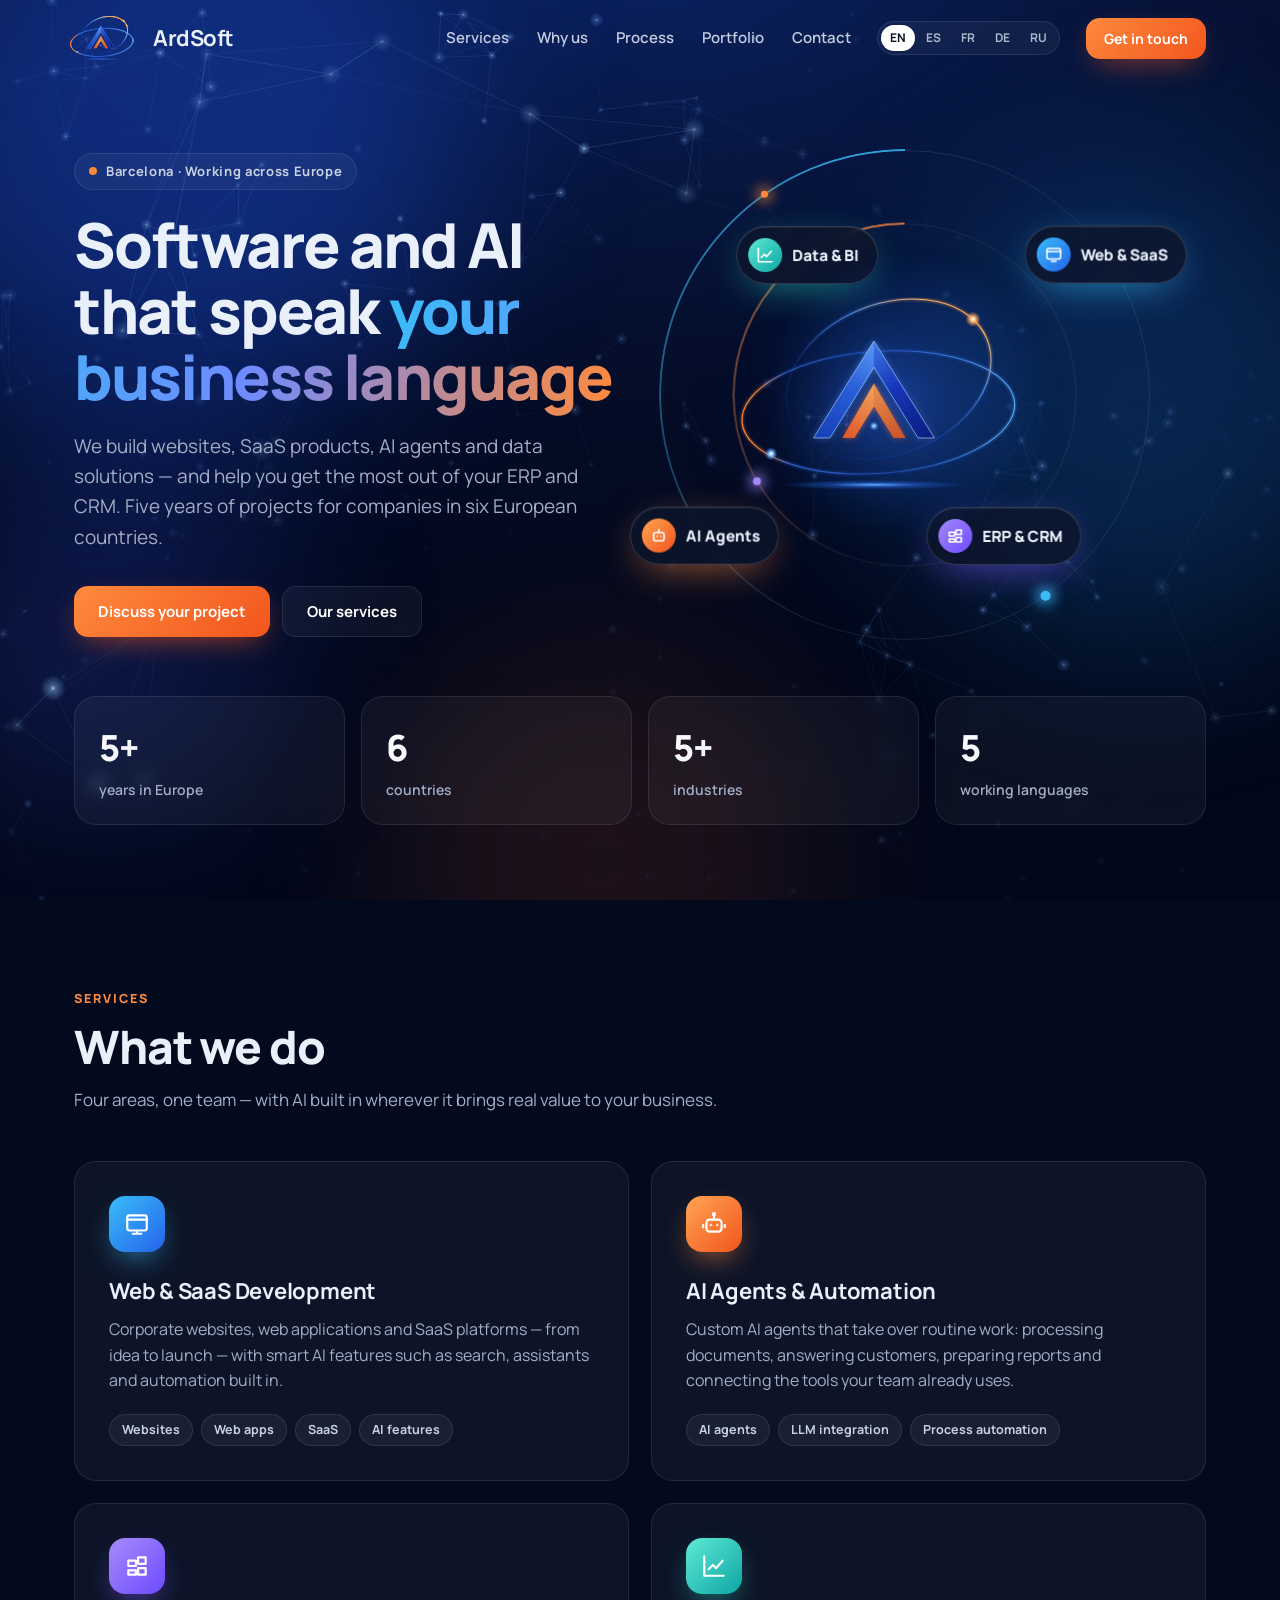
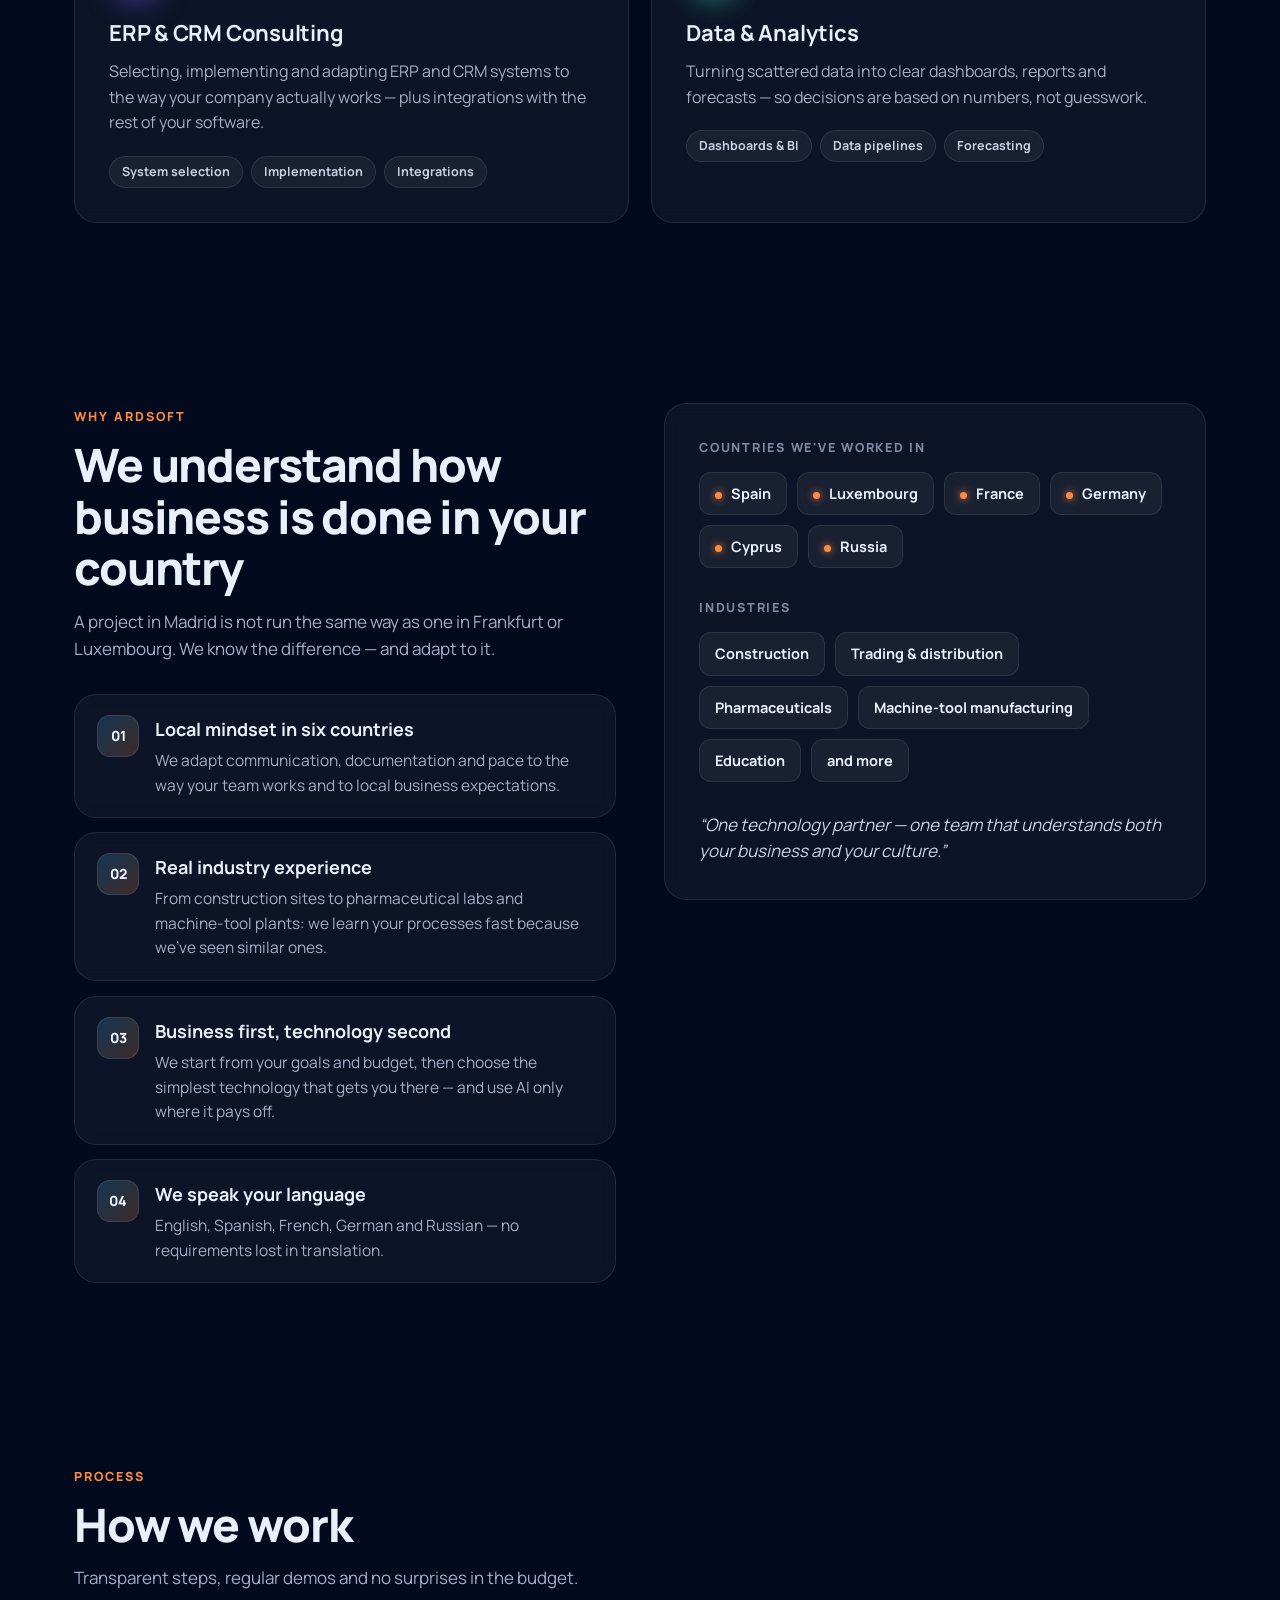
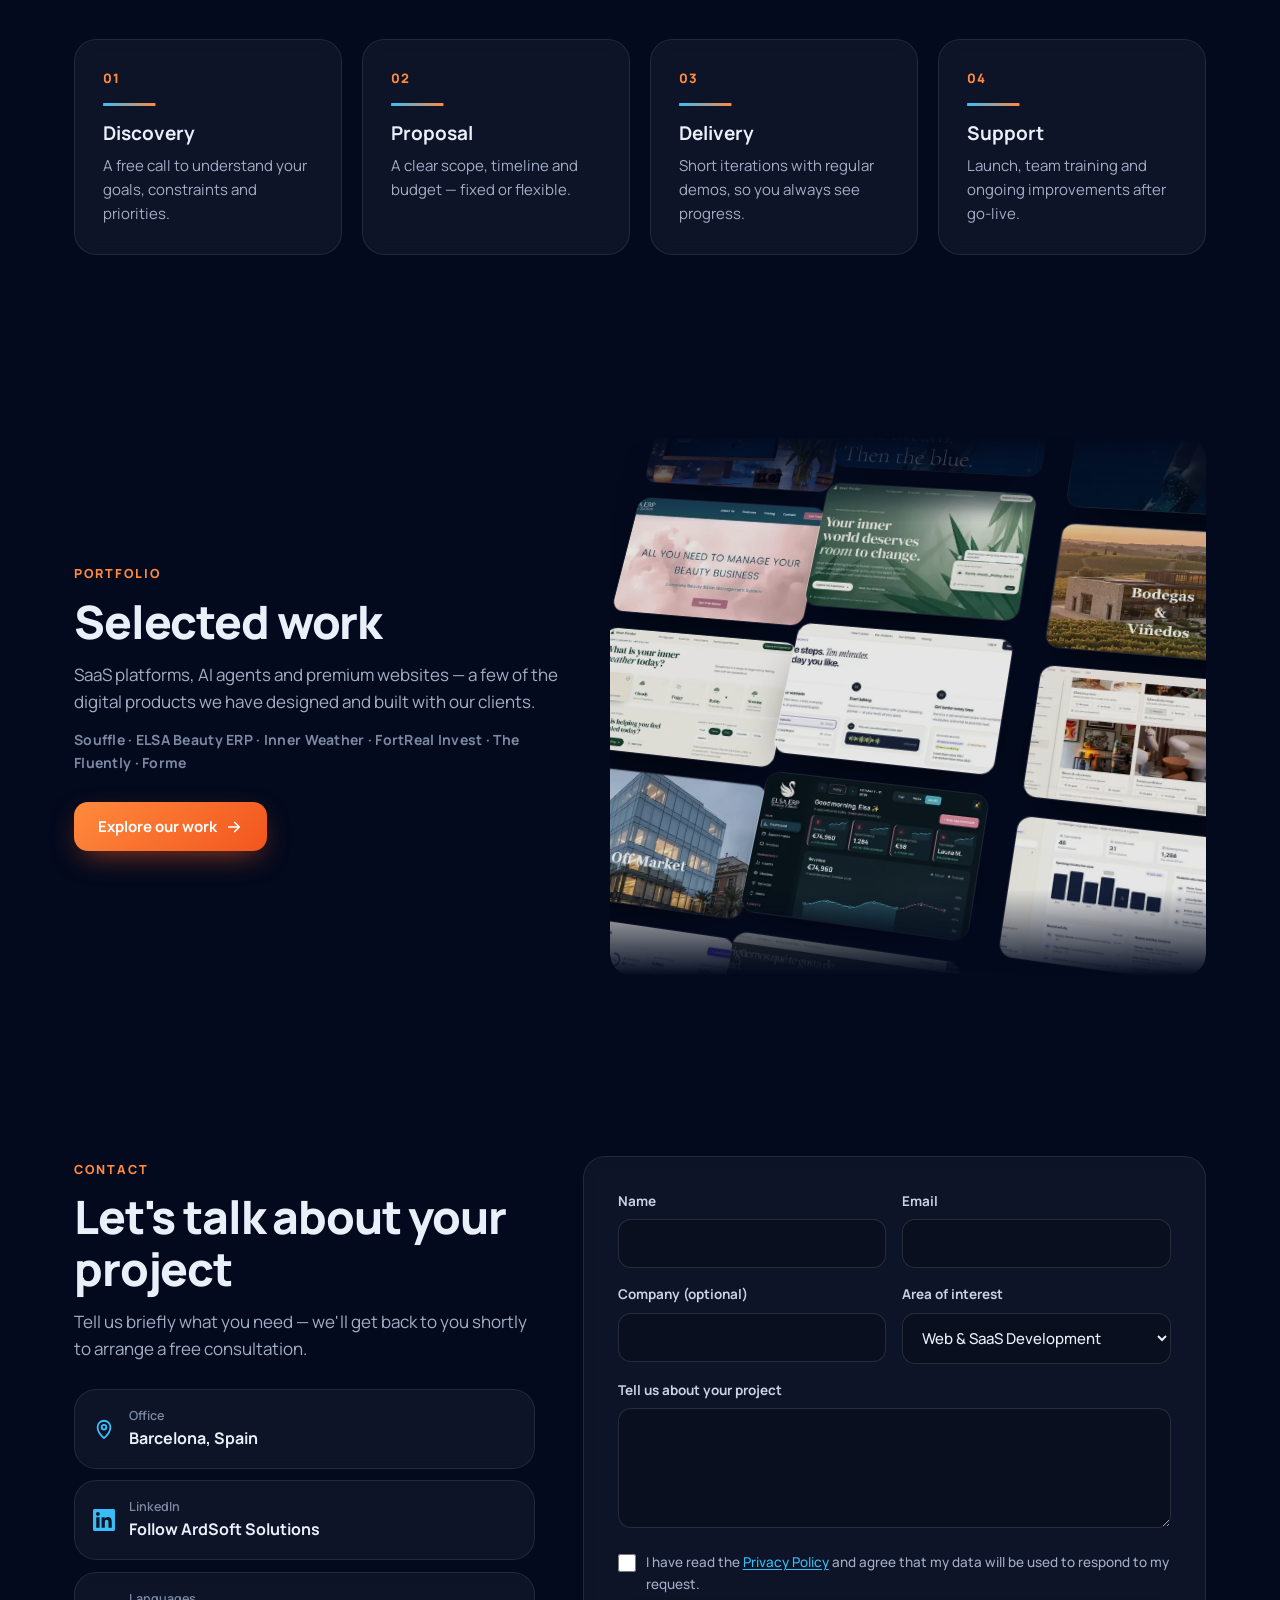
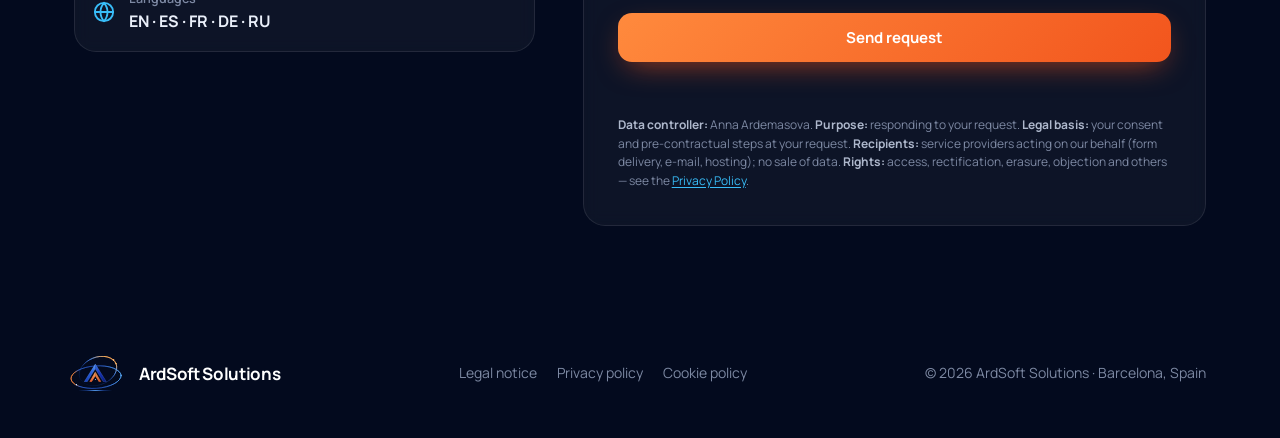
<file: index.html>
<!doctype html>
<html lang="en">
<head>
<meta charset="utf-8">
<meta name="viewport" content="width=device-width, initial-scale=1">
<title>ArdSoft Solutions — Software, AI & Data for European Businesses</title>
<meta name="description" content="ArdSoft Solutions (Barcelona): web & SaaS development, AI agents, ERP & CRM consulting and data analytics for companies across Europe.">
<link rel="canonical" href="https://ardsoftsolutions.com/">
<meta name="theme-color" content="#0A1022">
<meta property="og:type" content="website">
<meta property="og:url" content="https://ardsoftsolutions.com/">
<meta property="og:title" content="ArdSoft Solutions">
<meta property="og:description" content="Software, AI and data solutions that speak your business language. Based in Barcelona, working across Europe.">
<meta property="og:image" content="https://ardsoftsolutions.com/logo-512.png">
<link rel="icon" type="image/svg+xml" href="favicon.svg?v=6">
<link rel="icon" type="image/png" sizes="64x64" href="favicon-64.png?v=6">
<link rel="apple-touch-icon" href="logo-512.png?v=6">
<link rel="preload" href="fonts/manrope-latin-wght-normal.woff2" as="font" type="font/woff2" crossorigin>
<link rel="stylesheet" href="style.css?v=7">
</head>
<body>
<div class="aurora" aria-hidden="true"><i></i><i></i><i></i><i></i><canvas id="web"></canvas></div>

<svg width="0" height="0" style="position:absolute" aria-hidden="true">
  <defs>
    <linearGradient id="emBL" x1="313" y1="80" x2="210" y2="258" gradientUnits="userSpaceOnUse"><stop offset="0" stop-color="#5A9BF5"/><stop offset=".45" stop-color="#2A5FD8"/><stop offset="1" stop-color="#1640B8"/></linearGradient>
<linearGradient id="emBR" x1="313" y1="80" x2="420" y2="258" gradientUnits="userSpaceOnUse"><stop offset="0" stop-color="#3D78E6"/><stop offset=".45" stop-color="#1636B8"/><stop offset="1" stop-color="#0A1D7C"/></linearGradient>
<linearGradient id="emOL" x1="313" y1="158" x2="262" y2="258" gradientUnits="userSpaceOnUse"><stop offset="0" stop-color="#F2A55E"/><stop offset="1" stop-color="#E0582A"/></linearGradient>
<linearGradient id="emOR" x1="313" y1="158" x2="365" y2="258" gradientUnits="userSpaceOnUse"><stop offset="0" stop-color="#E8904E"/><stop offset="1" stop-color="#C9542A"/></linearGradient>
<linearGradient id="emR1" x1="70" y1="0" x2="575" y2="0" gradientUnits="userSpaceOnUse"><stop offset="0" stop-color="#FF8A3D"/><stop offset=".07" stop-color="#FF8A3D" stop-opacity=".9"/><stop offset=".17" stop-color="#3A7BFF" stop-opacity=".65"/><stop offset=".5" stop-color="#2F6BFF" stop-opacity=".45"/><stop offset="1" stop-color="#5AAEFF" stop-opacity=".95"/></linearGradient>
<linearGradient id="emR2" x1="180" y1="290" x2="520" y2="20" gradientUnits="userSpaceOnUse"><stop offset="0" stop-color="#2F6BFF" stop-opacity="0"/><stop offset=".4" stop-color="#2F6BFF" stop-opacity=".18"/><stop offset=".65" stop-color="#5C9DFF" stop-opacity=".75"/><stop offset=".85" stop-color="#FFB35E"/><stop offset="1" stop-color="#FF8A3D"/></linearGradient>
<radialGradient id="emDotO"><stop offset="0" stop-color="#fff"/><stop offset=".3" stop-color="#FFC27A"/><stop offset="1" stop-color="#FF8A3D" stop-opacity="0"/></radialGradient>
<radialGradient id="emDotB"><stop offset="0" stop-color="#fff"/><stop offset=".3" stop-color="#8FD0FF"/><stop offset="1" stop-color="#2F74FF" stop-opacity="0"/></radialGradient>
<radialGradient id="emFloor"><stop offset="0" stop-color="#68B6FF" stop-opacity=".95"/><stop offset=".5" stop-color="#2F74FF" stop-opacity=".35"/><stop offset="1" stop-color="#2F74FF" stop-opacity="0"/></radialGradient>
<filter id="emGlow" x="-20%" y="-20%" width="140%" height="140%"><feGaussianBlur stdDeviation="3" result="b"/><feMerge><feMergeNode in="b"/><feMergeNode in="SourceGraphic"/></feMerge></filter>
<filter id="emSoft" x="-20%" y="-20%" width="140%" height="140%"><feGaussianBlur stdDeviation="6" result="b"/><feComponentTransfer in="b" result="b2"><feFuncA type="linear" slope=".6"/></feComponentTransfer><feMerge><feMergeNode in="b2"/><feMergeNode in="SourceGraphic"/></feMerge></filter>
    <symbol id="mark" viewBox="50 0 540 360">
<ellipse cx="313" cy="344" rx="175" ry="9" fill="url(#emFloor)"/>
<g fill="none" stroke-linecap="round" filter="url(#emGlow)" style="stroke-width:var(--orb,2.2)">
  <ellipse cx="340" cy="150" rx="195" ry="138" transform="rotate(-22 340 150)" stroke="url(#emR2)"/>
  <ellipse cx="321" cy="211" rx="251" ry="112" transform="rotate(-4 321 211)" stroke="url(#emR1)"/>
</g>
<g filter="url(#emSoft)">
  <path d="M313 80 L313 128 L232 258 L202 258 Z" fill="url(#emBL)"/>
  <path d="M313 80 L424 258 L394 258 L313 128 Z" fill="url(#emBR)"/>
  <path d="M313 80 L424 258 L394 258 L313 128 L232 258 L202 258 Z" fill="none" stroke="#9BCBFF" stroke-opacity=".75" stroke-width="1.6" stroke-linejoin="round"/>
  <path d="M313 158 L313 200 L277 258 L255 258 Z" fill="url(#emOL)"/>
  <path d="M313 158 L371 258 L349 258 L313 200 Z" fill="url(#emOR)"/>
</g>
<circle cx="313" cy="236" r="9" fill="url(#emDotB)" opacity=".8"/>
<circle cx="495" cy="40" r="14" fill="url(#emDotO)"/>
<circle cx="124" cy="287" r="12" fill="url(#emDotB)"/>
</symbol>
  </defs>
</svg>

<header>
  <div class="wrap nav">
    <a href="#" class="brand" aria-label="ArdSoft Solutions">
      <svg viewBox="50 0 540 360" aria-hidden="true"><use href="#mark"/></svg>
      <span class="wm">ArdSoft</span>
    </a>
    <nav class="menu" id="menu">
      <a href="#services" data-i18n="nav_services">Services</a>
      <a href="#why" data-i18n="nav_why">Why us</a>
      <a href="#process" data-i18n="nav_process">Process</a>
      <a href="/portfolio" data-i18n="nav_portfolio">Portfolio</a>
      <a href="#contact" data-i18n="nav_contact">Contact</a>
    </nav>
    <div class="langs" id="langs" role="group" aria-label="Language">
      <button data-lang="en">EN</button><button data-lang="es">ES</button><button data-lang="fr">FR</button><button data-lang="de">DE</button><button data-lang="ru">RU</button>
    </div>
    <a href="#contact" class="btn btn-primary" data-i18n="nav_cta">Get in touch</a>
    <button class="burger" id="burger" aria-label="Menu"><svg width="26" height="26" viewBox="0 0 24 24" fill="none" stroke="currentColor" stroke-width="2" stroke-linecap="round"><path d="M4 7h16M4 12h16M4 17h16"/></svg></button>
  </div>
</header>

<main>
<section class="hero">
  <div class="wrap">
    <div class="hero-inner">
      <div>
        <span class="eyebrow"><i></i><span data-i18n="hero_eyebrow">Barcelona · Working across Europe</span></span>
        <h1><span data-i18n="hero_title_1">Software and AI that speak</span> <span class="grad-text" data-i18n="hero_title_2">your business language</span></h1>
        <p class="lead" data-i18n="hero_lead">We build websites, SaaS products, AI agents and data solutions — and help you get the most out of your ERP and CRM.</p>
        <div class="hero-cta">
          <a href="#contact" class="btn btn-primary" data-i18n="hero_cta1">Discuss your project</a>
          <a href="#services" class="btn btn-ghost" data-i18n="hero_cta2">Our services</a>
        </div>
      </div>

      <div class="orbits" aria-hidden="true">
        <div class="orbit o1"><div class="track"></div><div class="spin">
          <div class="sat" style="--a:-35deg;--k:.5"><div class="upright"><span class="chip c-blue"><span class="dot"><svg viewBox="0 0 24 24" fill="none" stroke="#fff" stroke-width="2.2" stroke-linecap="round" stroke-linejoin="round"><rect x="3" y="4" width="18" height="14" rx="2"/><path d="M3 8h18M9 21h6"/></svg></span><span data-i18n="o1">Web & SaaS</span></span></div></div>
          <div class="sat" style="--a:145deg;--k:.5"><div class="upright"><span class="chip c-orange"><span class="dot"><svg viewBox="0 0 24 24" fill="none" stroke="#fff" stroke-width="2.2" stroke-linecap="round" stroke-linejoin="round"><rect x="5" y="8" width="14" height="11" rx="3"/><path d="M12 8V4M9.5 13h.01M14.5 13h.01"/></svg></span><span data-i18n="o2">AI Agents</span></span></div></div>
          <div class="sat" style="--a:55deg;--k:.5"><div class="upright"><i class="planet" style="--c:#38BDF8;display:block"></i></div></div>
          <div class="sat" style="--a:235deg;--k:.5"><div class="upright"><i class="planet" style="--c:#FF8A3D;display:block;width:7px;height:7px"></i></div></div>
        </div></div>
        <div class="orbit o2"><div class="track"></div><div class="spin">
          <div class="sat" style="--a:55deg;--k:.35"><div class="upright"><span class="chip c-violet"><span class="dot"><svg viewBox="0 0 24 24" fill="none" stroke="#fff" stroke-width="2.2" stroke-linecap="round" stroke-linejoin="round"><path d="M4 7h7v5H4zM13 4h7v6h-7zM13 14h7v6h-7zM4 16h7v4H4z"/></svg></span><span data-i18n="o3">ERP & CRM</span></span></div></div>
          <div class="sat" style="--a:235deg;--k:.35"><div class="upright"><span class="chip c-teal"><span class="dot"><svg viewBox="0 0 24 24" fill="none" stroke="#fff" stroke-width="2.2" stroke-linecap="round" stroke-linejoin="round"><path d="M3 3v18h18"/><path d="M7 15l4-4 3 3 6-7"/></svg></span><span data-i18n="o4">Data & BI</span></span></div></div>
          <div class="sat" style="--a:150deg;--k:.35"><div class="upright"><i class="planet" style="--c:#A78BFA;display:block;width:8px;height:8px"></i></div></div>
        </div></div>
        <div class="core"><svg viewBox="50 0 540 360"><use href="#mark"/></svg></div>
      </div>
    </div>

    <div class="stats">
      <div class="stat glass fx reveal" data-tilt="8"><strong>5+</strong><span data-i18n="stat_years">years in Europe</span></div>
      <div class="stat glass fx reveal" data-tilt="8"><strong>6</strong><span data-i18n="stat_countries">countries</span></div>
      <div class="stat glass fx reveal" data-tilt="8"><strong>5+</strong><span data-i18n="stat_industries">industries</span></div>
      <div class="stat glass fx reveal" data-tilt="8"><strong>5</strong><span data-i18n="stat_languages">working languages</span></div>
    </div>
  </div>
</section>

<section id="services">
  <div class="wrap">
    <div class="sec-head reveal">
      <div class="kicker" data-i18n="svc_kicker">Services</div>
      <h2 data-i18n="svc_title">What we do</h2>
      <p data-i18n="svc_sub">Four areas, one team — with AI built in wherever it brings real value to your business.</p>
    </div>
    <div class="services">
      <article class="card glass fx reveal">
        <div class="ico c-blue"><svg viewBox="0 0 24 24" fill="none" stroke="#fff" stroke-width="2" stroke-linecap="round" stroke-linejoin="round"><rect x="3" y="4" width="18" height="14" rx="2"/><path d="M3 8h18M8 21h8M12 18v3"/></svg></div>
        <h3 data-i18n="s1_t">Web & SaaS Development</h3>
        <p data-i18n="s1_d"></p>
        <div class="tags"><span data-i18n="s1_g1">Websites</span><span data-i18n="s1_g2">Web apps</span><span>SaaS</span><span data-i18n="s1_g3">AI features</span></div>
      </article>
      <article class="card glass fx reveal">
        <div class="ico c-orange"><svg viewBox="0 0 24 24" fill="none" stroke="#fff" stroke-width="2" stroke-linecap="round" stroke-linejoin="round"><rect x="5" y="8" width="14" height="11" rx="3"/><path d="M12 8V4M9 13h.01M15 13h.01M2 13v2M22 13v2"/><circle cx="12" cy="3" r="1"/></svg></div>
        <h3 data-i18n="s2_t">AI Agents & Automation</h3>
        <p data-i18n="s2_d"></p>
        <div class="tags"><span data-i18n="s2_g1"></span><span data-i18n="s2_g2"></span><span data-i18n="s2_g3"></span></div>
      </article>
      <article class="card glass fx reveal">
        <div class="ico c-violet"><svg viewBox="0 0 24 24" fill="none" stroke="#fff" stroke-width="2" stroke-linecap="round" stroke-linejoin="round"><path d="M4 7h7v5H4zM13 4h7v6h-7zM13 14h7v6h-7zM4 16h7v4H4z"/></svg></div>
        <h3 data-i18n="s3_t">ERP & CRM Consulting</h3>
        <p data-i18n="s3_d"></p>
        <div class="tags"><span data-i18n="s3_g1"></span><span data-i18n="s3_g2"></span><span data-i18n="s3_g3"></span></div>
      </article>
      <article class="card glass fx reveal">
        <div class="ico c-teal"><svg viewBox="0 0 24 24" fill="none" stroke="#fff" stroke-width="2" stroke-linecap="round" stroke-linejoin="round"><path d="M3 3v18h18"/><path d="M7 15l4-4 3 3 6-7"/></svg></div>
        <h3 data-i18n="s4_t">Data & Analytics</h3>
        <p data-i18n="s4_d"></p>
        <div class="tags"><span data-i18n="s4_g1"></span><span data-i18n="s4_g2"></span><span data-i18n="s4_g3"></span></div>
      </article>
    </div>
  </div>
</section>

<section id="why">
  <div class="wrap why-grid">
    <div>
      <div class="sec-head reveal" style="margin-bottom:32px">
        <div class="kicker" data-i18n="why_kicker">Why ArdSoft</div>
        <h2 data-i18n="why_title">We understand how business is done in your country</h2>
        <p data-i18n="why_sub"></p>
      </div>
      <div class="points">
        <div class="point glass fx reveal" data-tilt="3"><div class="num">01</div><div><h3 data-i18n="w1_t"></h3><p data-i18n="w1_d"></p></div></div>
        <div class="point glass fx reveal" data-tilt="3"><div class="num">02</div><div><h3 data-i18n="w2_t"></h3><p data-i18n="w2_d"></p></div></div>
        <div class="point glass fx reveal" data-tilt="3"><div class="num">03</div><div><h3 data-i18n="w3_t"></h3><p data-i18n="w3_d"></p></div></div>
        <div class="point glass fx reveal" data-tilt="3"><div class="num">04</div><div><h3 data-i18n="w4_t"></h3><p data-i18n="w4_d"></p></div></div>
      </div>
    </div>
    <div class="panel glass fx reveal" data-tilt="3">
      <h4 data-i18n="countries_label">Countries we've worked in</h4>
      <div class="list countries">
        <span data-i18n="c_es">Spain</span><span data-i18n="c_lu">Luxembourg</span><span data-i18n="c_fr">France</span><span data-i18n="c_de">Germany</span><span data-i18n="c_cy">Cyprus</span><span data-i18n="c_ru">Russia</span>
      </div>
      <h4 data-i18n="industries_label">Industries</h4>
      <div class="list">
        <span data-i18n="i_1"></span><span data-i18n="i_2"></span><span data-i18n="i_3"></span><span data-i18n="i_4"></span><span data-i18n="i_5"></span><span data-i18n="i_6"></span>
      </div>
      <p class="quote" data-i18n="why_quote"></p>
    </div>
  </div>
</section>

<section id="process">
  <div class="wrap">
    <div class="sec-head reveal">
      <div class="kicker" data-i18n="proc_kicker">Process</div>
      <h2 data-i18n="proc_title">How we work</h2>
      <p data-i18n="proc_sub"></p>
    </div>
    <div class="steps">
      <div class="step glass fx reveal"><div class="n">01</div><div class="bar"></div><h3 data-i18n="p1_t"></h3><p data-i18n="p1_d"></p></div>
      <div class="step glass fx reveal"><div class="n">02</div><div class="bar"></div><h3 data-i18n="p2_t"></h3><p data-i18n="p2_d"></p></div>
      <div class="step glass fx reveal"><div class="n">03</div><div class="bar"></div><h3 data-i18n="p3_t"></h3><p data-i18n="p3_d"></p></div>
      <div class="step glass fx reveal"><div class="n">04</div><div class="bar"></div><h3 data-i18n="p4_t"></h3><p data-i18n="p4_d"></p></div>
    </div>
  </div>
</section>

<section id="work" class="work">
  <div class="wrap work-grid">
    <div class="sec-head reveal">
      <div class="kicker" data-i18n="work_kicker">Portfolio</div>
      <h2 data-i18n="work_title">Selected work</h2>
      <p data-i18n="work_sub">SaaS platforms, AI agents and premium websites — a few of the digital products we have designed and built with our clients.</p>
      <p class="work-list" data-i18n="work_list">Souffle · ELSA Beauty ERP · Inner Weather · FortReal Invest · The Fluently · Forme</p>
      <a href="/portfolio" class="btn btn-primary work-cta"><span data-i18n="work_cta">Explore our work</span><svg width="18" height="18" viewBox="0 0 24 24" fill="none" stroke="currentColor" stroke-width="2.2" stroke-linecap="round" stroke-linejoin="round" aria-hidden="true"><path d="M5 12h14M13 6l6 6-6 6"/></svg></a>
    </div>
    <div class="work-gallery reveal" role="img" aria-label="Project screenshots — open the portfolio" data-i18n-aria="work_gallery">
      <div class="work-plane">
          <div class="work-col c1"><div class="work-track"><a href="/portfolio#souffle" tabindex="-1"><img src="img/portfolio/souffle/mockup-xs.webp" width="420" height="333" alt="" loading="lazy" decoding="async"></a><a href="/portfolio#elsa" tabindex="-1"><img src="img/portfolio/elsa/landing-xs.webp" width="420" height="210" alt="" loading="lazy" decoding="async"></a><a href="/portfolio#inner-weather" tabindex="-1"><img src="img/portfolio/inner-weather/check-in-xs.webp" width="420" height="215" alt="" loading="lazy" decoding="async"></a><a href="/portfolio#fortreal" tabindex="-1"><img src="img/portfolio/fortreal/off-market-xs.webp" width="420" height="349" alt="" loading="lazy" decoding="async"></a><a href="/portfolio#fluently" tabindex="-1"><img src="img/portfolio/fluently/student-dashboard-xs.webp" width="420" height="221" alt="" loading="lazy" decoding="async"></a><a href="/portfolio#forme" tabindex="-1"><img src="img/portfolio/forme/telegram-demo-xs.webp" width="420" height="214" alt="" loading="lazy" decoding="async"></a><a href="/portfolio#souffle" tabindex="-1"><img src="img/portfolio/souffle/mockup-xs.webp" width="420" height="333" alt="" loading="lazy" decoding="async"></a><a href="/portfolio#elsa" tabindex="-1"><img src="img/portfolio/elsa/landing-xs.webp" width="420" height="210" alt="" loading="lazy" decoding="async"></a><a href="/portfolio#inner-weather" tabindex="-1"><img src="img/portfolio/inner-weather/check-in-xs.webp" width="420" height="215" alt="" loading="lazy" decoding="async"></a><a href="/portfolio#fortreal" tabindex="-1"><img src="img/portfolio/fortreal/off-market-xs.webp" width="420" height="349" alt="" loading="lazy" decoding="async"></a><a href="/portfolio#fluently" tabindex="-1"><img src="img/portfolio/fluently/student-dashboard-xs.webp" width="420" height="221" alt="" loading="lazy" decoding="async"></a><a href="/portfolio#forme" tabindex="-1"><img src="img/portfolio/forme/telegram-demo-xs.webp" width="420" height="214" alt="" loading="lazy" decoding="async"></a></div></div>
          <div class="work-col c2"><div class="work-track"><a href="/portfolio#souffle" tabindex="-1"><img src="img/portfolio/souffle/dive-xs.webp" width="420" height="525" alt="" loading="lazy" decoding="async"></a><a href="/portfolio#inner-weather" tabindex="-1"><img src="img/portfolio/inner-weather/hero-xs.webp" width="420" height="215" alt="" loading="lazy" decoding="async"></a><a href="/portfolio#fluently" tabindex="-1"><img src="img/portfolio/fluently/landing-xs.webp" width="420" height="220" alt="" loading="lazy" decoding="async"></a><a href="/portfolio#elsa" tabindex="-1"><img src="img/portfolio/elsa/dashboard-dark-xs.webp" width="420" height="525" alt="" loading="lazy" decoding="async"></a><a href="/portfolio#forme" tabindex="-1"><img src="img/portfolio/forme/taste-discovery-xs.webp" width="420" height="214" alt="" loading="lazy" decoding="async"></a><a href="/portfolio#fortreal" tabindex="-1"><img src="img/portfolio/fortreal/listing-xs.webp" width="420" height="217" alt="" loading="lazy" decoding="async"></a><a href="/portfolio#souffle" tabindex="-1"><img src="img/portfolio/souffle/dive-xs.webp" width="420" height="525" alt="" loading="lazy" decoding="async"></a><a href="/portfolio#inner-weather" tabindex="-1"><img src="img/portfolio/inner-weather/hero-xs.webp" width="420" height="215" alt="" loading="lazy" decoding="async"></a><a href="/portfolio#fluently" tabindex="-1"><img src="img/portfolio/fluently/landing-xs.webp" width="420" height="220" alt="" loading="lazy" decoding="async"></a><a href="/portfolio#elsa" tabindex="-1"><img src="img/portfolio/elsa/dashboard-dark-xs.webp" width="420" height="525" alt="" loading="lazy" decoding="async"></a><a href="/portfolio#forme" tabindex="-1"><img src="img/portfolio/forme/taste-discovery-xs.webp" width="420" height="214" alt="" loading="lazy" decoding="async"></a><a href="/portfolio#fortreal" tabindex="-1"><img src="img/portfolio/fortreal/listing-xs.webp" width="420" height="217" alt="" loading="lazy" decoding="async"></a></div></div>
          <div class="work-col c3"><div class="work-track"><a href="/portfolio#souffle" tabindex="-1"><img src="img/portfolio/souffle/reef-wall-xs.webp" width="420" height="525" alt="" loading="lazy" decoding="async"></a><a href="/portfolio#fortreal" tabindex="-1"><img src="img/portfolio/fortreal/wineries-xs.webp" width="420" height="350" alt="" loading="lazy" decoding="async"></a><a href="/portfolio#forme" tabindex="-1"><img src="img/portfolio/forme/moodboard-xs.webp" width="420" height="218" alt="" loading="lazy" decoding="async"></a><a href="/portfolio#fluently" tabindex="-1"><img src="img/portfolio/fluently/teacher-overview-xs.webp" width="420" height="221" alt="" loading="lazy" decoding="async"></a><a href="/portfolio#elsa" tabindex="-1"><img src="img/portfolio/elsa/revenue-xs.webp" width="420" height="208" alt="" loading="lazy" decoding="async"></a><a href="/portfolio#inner-weather" tabindex="-1"><img src="img/portfolio/inner-weather/between-sessions-xs.webp" width="420" height="215" alt="" loading="lazy" decoding="async"></a><a href="/portfolio#souffle" tabindex="-1"><img src="img/portfolio/souffle/reef-wall-xs.webp" width="420" height="525" alt="" loading="lazy" decoding="async"></a><a href="/portfolio#fortreal" tabindex="-1"><img src="img/portfolio/fortreal/wineries-xs.webp" width="420" height="350" alt="" loading="lazy" decoding="async"></a><a href="/portfolio#forme" tabindex="-1"><img src="img/portfolio/forme/moodboard-xs.webp" width="420" height="218" alt="" loading="lazy" decoding="async"></a><a href="/portfolio#fluently" tabindex="-1"><img src="img/portfolio/fluently/teacher-overview-xs.webp" width="420" height="221" alt="" loading="lazy" decoding="async"></a><a href="/portfolio#elsa" tabindex="-1"><img src="img/portfolio/elsa/revenue-xs.webp" width="420" height="208" alt="" loading="lazy" decoding="async"></a><a href="/portfolio#inner-weather" tabindex="-1"><img src="img/portfolio/inner-weather/between-sessions-xs.webp" width="420" height="215" alt="" loading="lazy" decoding="async"></a></div></div>
      </div>
    </div>
  </div>
</section>

<section id="contact">
  <div class="wrap contact-grid">
    <div>
      <div class="sec-head reveal" style="margin-bottom:26px">
        <div class="kicker" data-i18n="ct_kicker">Contact</div>
        <h2 data-i18n="ct_title">Let's talk about your project</h2>
        <p data-i18n="ct_sub"></p>
      </div>
      <div class="info">
        <div class="item glass fx reveal" data-tilt="4"><svg viewBox="0 0 24 24" fill="none" stroke="currentColor" stroke-width="2" stroke-linecap="round" stroke-linejoin="round"><path d="M12 22s7-6.2 7-12a7 7 0 1 0-14 0c0 5.8 7 12 7 12z"/><circle cx="12" cy="10" r="2.5"/></svg><span><small data-i18n="ct_office">Office</small><span data-i18n="ct_city">Barcelona, Spain</span></span></div>
        <a class="item glass fx reveal" data-tilt="4" href="https://www.linkedin.com/company/109558222/" target="_blank" rel="noopener"><svg viewBox="0 0 24 24" fill="currentColor"><path d="M20.45 20.45h-3.55v-5.57c0-1.33-.03-3.04-1.85-3.04-1.85 0-2.14 1.45-2.14 2.94v5.67H9.35V9h3.41v1.56h.05c.48-.9 1.64-1.85 3.37-1.85 3.6 0 4.27 2.37 4.27 5.46v6.28zM5.34 7.43a2.06 2.06 0 1 1 0-4.12 2.06 2.06 0 0 1 0 4.12zM7.12 20.45H3.56V9h3.56v11.45zM22.22 0H1.77C.79 0 0 .77 0 1.73v20.54C0 23.23.79 24 1.77 24h20.45c.98 0 1.78-.77 1.78-1.73V1.73C24 .77 23.2 0 22.22 0z"/></svg><span><small>LinkedIn</small><span data-i18n="ct_li">Follow ArdSoft Solutions</span></span></a>
        <div class="item glass fx reveal" data-tilt="4"><svg viewBox="0 0 24 24" fill="none" stroke="currentColor" stroke-width="2" stroke-linecap="round" stroke-linejoin="round"><circle cx="12" cy="12" r="10"/><path d="M2 12h20M12 2a15 15 0 0 1 0 20M12 2a15 15 0 0 0 0 20"/></svg><span><small data-i18n="ct_langs">Languages</small>EN · ES · FR · DE · RU</span></div>
      </div>
    </div>

    <form id="form" class="glass reveal" novalidate>
      <input type="hidden" name="access_key" value="e06afb03-5587-46ee-8298-7922a773f8c6">
      <input type="hidden" name="from_name" value="ArdSoft website">
      <input type="checkbox" name="botcheck" class="hp" tabindex="-1" autocomplete="off" aria-hidden="true">
      <div class="row">
        <div class="field"><label for="f-name" data-i18n="f_name">Name</label><input id="f-name" name="name" required autocomplete="name"></div>
        <div class="field"><label for="f-email" data-i18n="f_email">Email</label><input id="f-email" name="email" type="email" required autocomplete="email"></div>
      </div>
      <div class="row">
        <div class="field"><label for="f-company" data-i18n="f_company">Company (optional)</label><input id="f-company" name="company" autocomplete="organization"></div>
        <div class="field"><label for="f-service" data-i18n="f_service">Area of interest</label>
          <select id="f-service" name="service">
            <option value="Web & SaaS Development" data-i18n="s1_t">Web & SaaS Development</option>
            <option value="AI Agents & Automation" data-i18n="s2_t">AI Agents & Automation</option>
            <option value="ERP & CRM Consulting" data-i18n="s3_t">ERP & CRM Consulting</option>
            <option value="Data & Analytics" data-i18n="s4_t">Data & Analytics</option>
            <option value="Not sure yet" data-i18n="f_unsure">Not sure yet</option>
          </select>
        </div>
      </div>
      <div class="field"><label for="f-msg" data-i18n="f_msg">Tell us about your project</label><textarea id="f-msg" name="message" required></textarea></div>
      <label class="consent"><input type="checkbox" id="f-consent" required><span data-i18n-html="f_consent_html"></span></label>
      <button class="btn btn-primary" type="submit" id="f-submit" data-i18n="f_submit">Send request</button>
      <div class="status" id="f-status" role="status" aria-live="polite"></div>
      <p class="legal-info" data-i18n-html="f_info_html"></p>
    </form>
  </div>
</section>
</main>

<footer>
  <div class="wrap">
    <a href="#" class="brand"><svg viewBox="50 0 540 360" aria-hidden="true"><use href="#mark"/></svg><span class="wm">ArdSoft Solutions</span></a>
    <nav class="flinks">
      <a href="legal.html#legal" data-i18n="ft_legal">Legal notice</a>
      <a href="legal.html#privacy" data-i18n="ft_privacy">Privacy policy</a>
      <a href="legal.html#cookies" data-i18n="ft_cookies">Cookie policy</a>
    </nav>
    <span>© <span id="year">2026</span> ArdSoft Solutions · <span data-i18n="ft_rights">Barcelona, Spain</span></span>
  </div>
</footer>

<script src="i18n.js?v=8"></script>
<script src="app.js?v=7"></script>
<script src="web.js?v=7"></script>
</body>
</html>
</file>
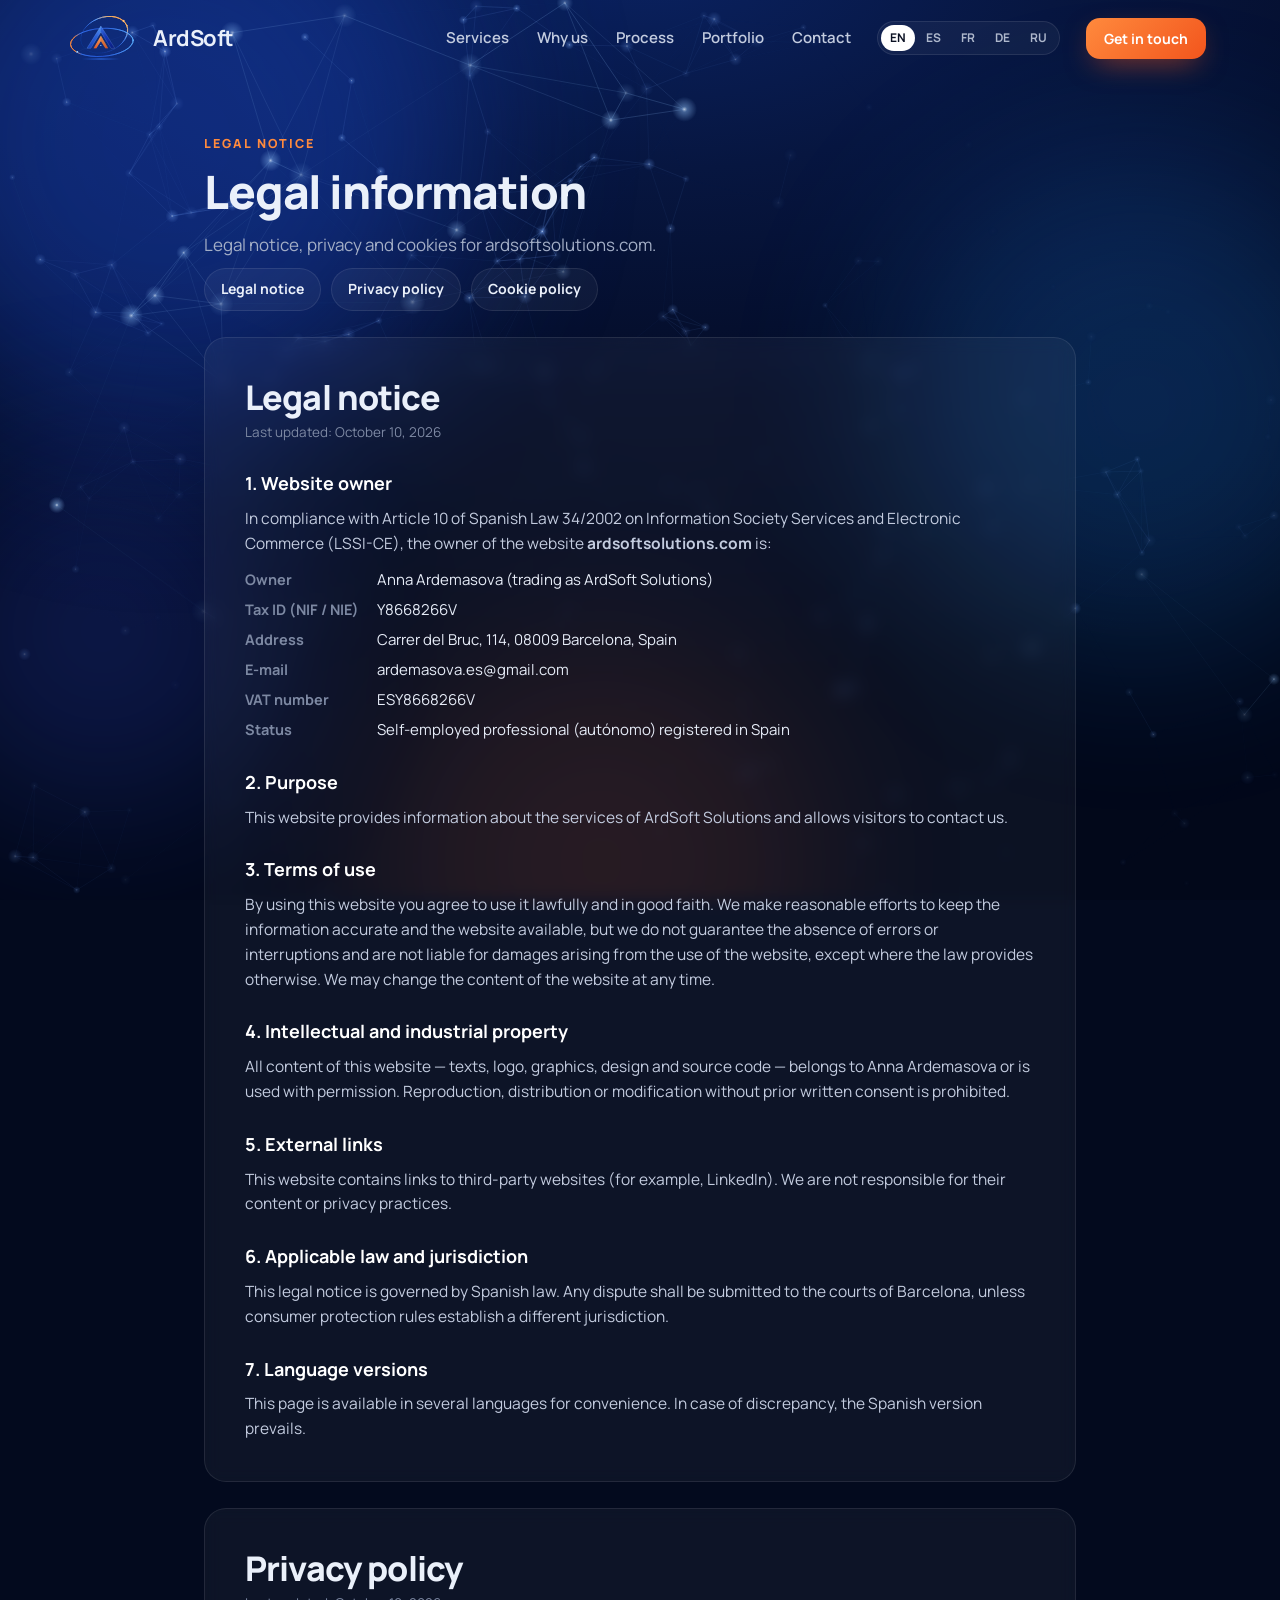
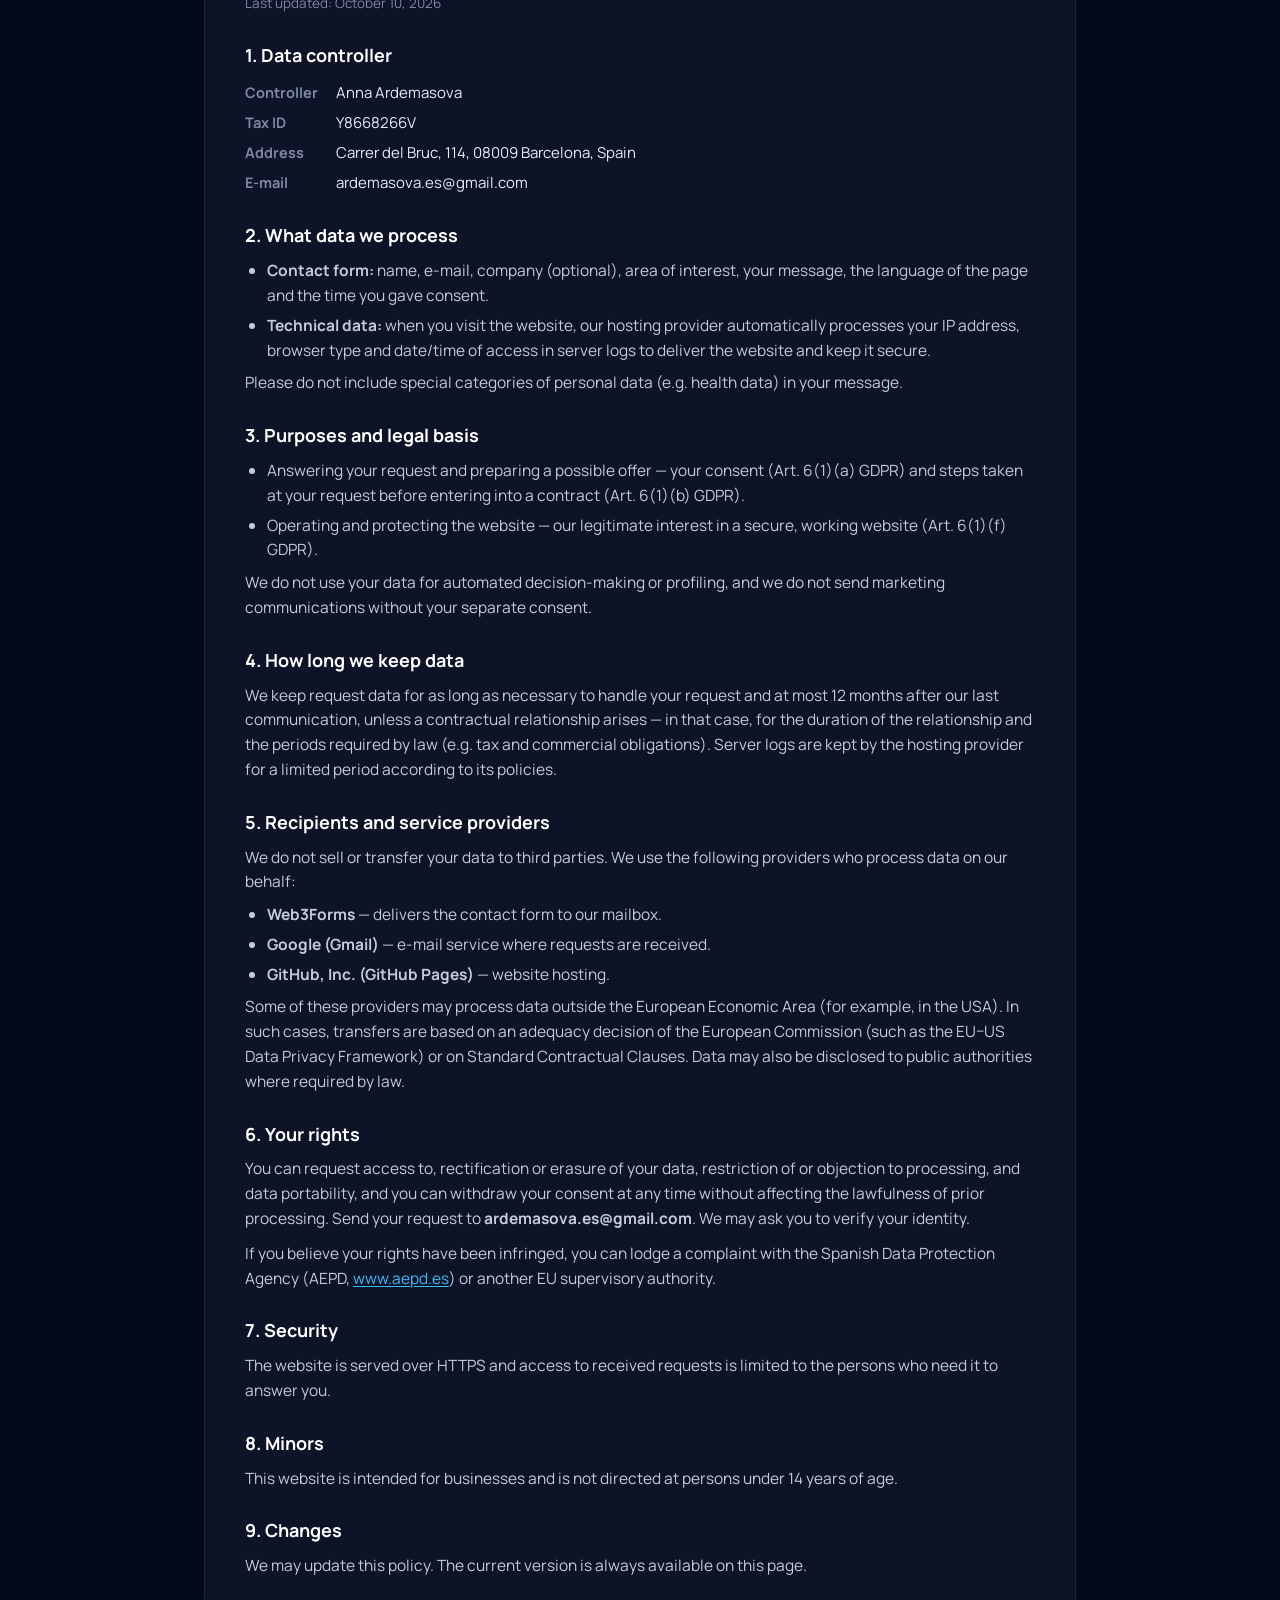
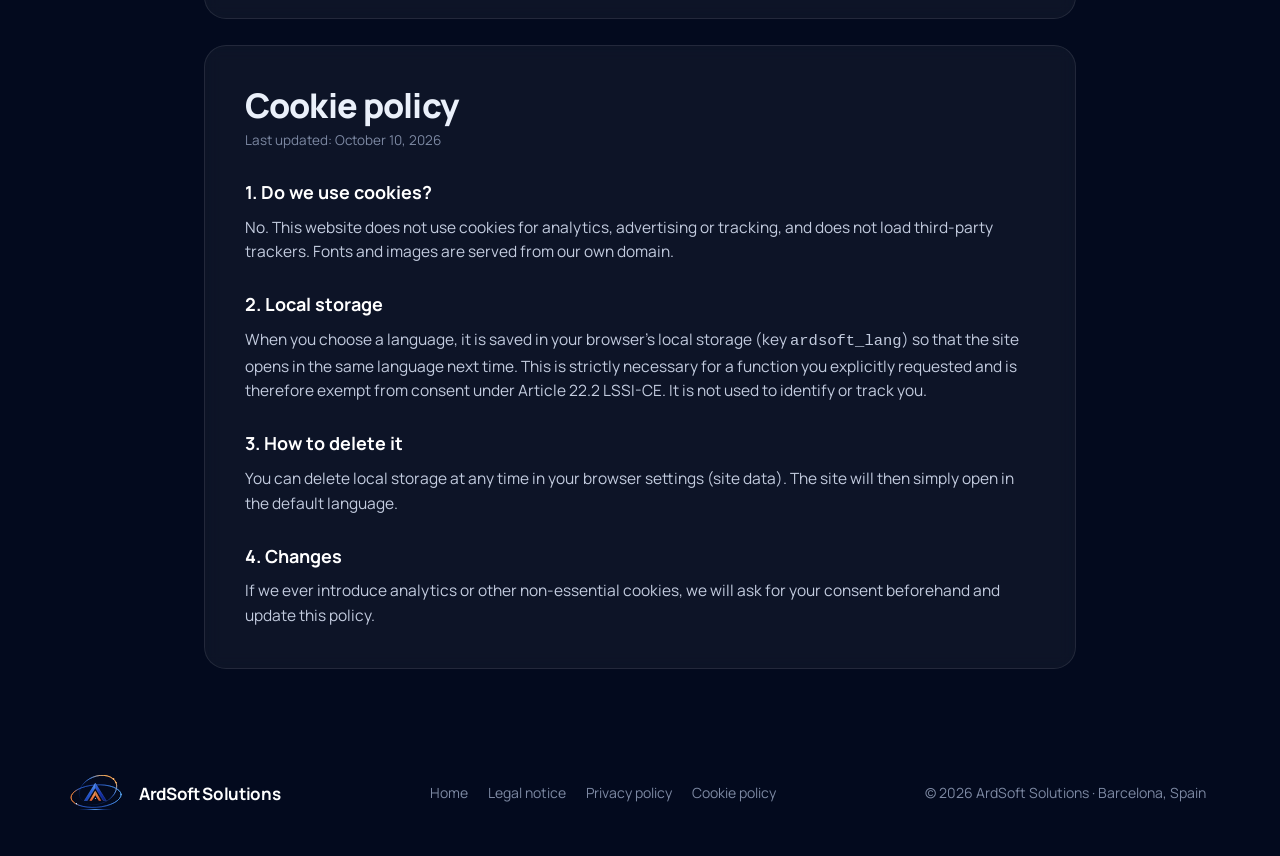
<file: legal.html>
<!doctype html>
<html lang="en">
<head>
<meta charset="utf-8">
<meta name="viewport" content="width=device-width, initial-scale=1">
<title>Legal notice, Privacy & Cookies — ArdSoft Solutions</title>
<meta name="description" content="ArdSoft Solutions (Barcelona): web & SaaS development, AI agents, ERP & CRM consulting and data analytics for companies across Europe.">
<link rel="canonical" href="https://ardsoftsolutions.com/legal.html">
<meta name="theme-color" content="#0A1022">
<meta property="og:type" content="website">
<meta property="og:url" content="https://ardsoftsolutions.com/">
<meta property="og:title" content="ArdSoft Solutions">
<meta property="og:description" content="Software, AI and data solutions that speak your business language. Based in Barcelona, working across Europe.">
<meta property="og:image" content="https://ardsoftsolutions.com/logo-512.png">
<link rel="icon" type="image/svg+xml" href="favicon.svg?v=6">
<link rel="icon" type="image/png" sizes="64x64" href="favicon-64.png?v=6">
<link rel="apple-touch-icon" href="logo-512.png?v=6">
<link rel="preload" href="fonts/manrope-latin-wght-normal.woff2" as="font" type="font/woff2" crossorigin>
<link rel="stylesheet" href="style.css?v=7">
</head>
<body>
<div class="aurora" aria-hidden="true"><i></i><i></i><i></i><i></i><canvas id="web"></canvas></div>

<svg width="0" height="0" style="position:absolute" aria-hidden="true">
  <defs>
    <linearGradient id="emBL" x1="313" y1="80" x2="210" y2="258" gradientUnits="userSpaceOnUse"><stop offset="0" stop-color="#5A9BF5"/><stop offset=".45" stop-color="#2A5FD8"/><stop offset="1" stop-color="#1640B8"/></linearGradient>
<linearGradient id="emBR" x1="313" y1="80" x2="420" y2="258" gradientUnits="userSpaceOnUse"><stop offset="0" stop-color="#3D78E6"/><stop offset=".45" stop-color="#1636B8"/><stop offset="1" stop-color="#0A1D7C"/></linearGradient>
<linearGradient id="emOL" x1="313" y1="158" x2="262" y2="258" gradientUnits="userSpaceOnUse"><stop offset="0" stop-color="#F2A55E"/><stop offset="1" stop-color="#E0582A"/></linearGradient>
<linearGradient id="emOR" x1="313" y1="158" x2="365" y2="258" gradientUnits="userSpaceOnUse"><stop offset="0" stop-color="#E8904E"/><stop offset="1" stop-color="#C9542A"/></linearGradient>
<linearGradient id="emR1" x1="70" y1="0" x2="575" y2="0" gradientUnits="userSpaceOnUse"><stop offset="0" stop-color="#FF8A3D"/><stop offset=".07" stop-color="#FF8A3D" stop-opacity=".9"/><stop offset=".17" stop-color="#3A7BFF" stop-opacity=".65"/><stop offset=".5" stop-color="#2F6BFF" stop-opacity=".45"/><stop offset="1" stop-color="#5AAEFF" stop-opacity=".95"/></linearGradient>
<linearGradient id="emR2" x1="180" y1="290" x2="520" y2="20" gradientUnits="userSpaceOnUse"><stop offset="0" stop-color="#2F6BFF" stop-opacity="0"/><stop offset=".4" stop-color="#2F6BFF" stop-opacity=".18"/><stop offset=".65" stop-color="#5C9DFF" stop-opacity=".75"/><stop offset=".85" stop-color="#FFB35E"/><stop offset="1" stop-color="#FF8A3D"/></linearGradient>
<radialGradient id="emDotO"><stop offset="0" stop-color="#fff"/><stop offset=".3" stop-color="#FFC27A"/><stop offset="1" stop-color="#FF8A3D" stop-opacity="0"/></radialGradient>
<radialGradient id="emDotB"><stop offset="0" stop-color="#fff"/><stop offset=".3" stop-color="#8FD0FF"/><stop offset="1" stop-color="#2F74FF" stop-opacity="0"/></radialGradient>
<radialGradient id="emFloor"><stop offset="0" stop-color="#68B6FF" stop-opacity=".95"/><stop offset=".5" stop-color="#2F74FF" stop-opacity=".35"/><stop offset="1" stop-color="#2F74FF" stop-opacity="0"/></radialGradient>
<filter id="emGlow" x="-20%" y="-20%" width="140%" height="140%"><feGaussianBlur stdDeviation="3" result="b"/><feMerge><feMergeNode in="b"/><feMergeNode in="SourceGraphic"/></feMerge></filter>
<filter id="emSoft" x="-20%" y="-20%" width="140%" height="140%"><feGaussianBlur stdDeviation="6" result="b"/><feComponentTransfer in="b" result="b2"><feFuncA type="linear" slope=".6"/></feComponentTransfer><feMerge><feMergeNode in="b2"/><feMergeNode in="SourceGraphic"/></feMerge></filter>
    <symbol id="mark" viewBox="50 0 540 360">
<ellipse cx="313" cy="344" rx="175" ry="9" fill="url(#emFloor)"/>
<g fill="none" stroke-linecap="round" filter="url(#emGlow)" style="stroke-width:var(--orb,2.2)">
  <ellipse cx="340" cy="150" rx="195" ry="138" transform="rotate(-22 340 150)" stroke="url(#emR2)"/>
  <ellipse cx="321" cy="211" rx="251" ry="112" transform="rotate(-4 321 211)" stroke="url(#emR1)"/>
</g>
<g filter="url(#emSoft)">
  <path d="M313 80 L313 128 L232 258 L202 258 Z" fill="url(#emBL)"/>
  <path d="M313 80 L424 258 L394 258 L313 128 Z" fill="url(#emBR)"/>
  <path d="M313 80 L424 258 L394 258 L313 128 L232 258 L202 258 Z" fill="none" stroke="#9BCBFF" stroke-opacity=".75" stroke-width="1.6" stroke-linejoin="round"/>
  <path d="M313 158 L313 200 L277 258 L255 258 Z" fill="url(#emOL)"/>
  <path d="M313 158 L371 258 L349 258 L313 200 Z" fill="url(#emOR)"/>
</g>
<circle cx="313" cy="236" r="9" fill="url(#emDotB)" opacity=".8"/>
<circle cx="495" cy="40" r="14" fill="url(#emDotO)"/>
<circle cx="124" cy="287" r="12" fill="url(#emDotB)"/>
</symbol>
  </defs>
</svg>

<header>
  <div class="wrap nav">
    <a href="index.html" class="brand" aria-label="ArdSoft Solutions">
      <svg viewBox="50 0 540 360" aria-hidden="true"><use href="#mark"/></svg>
      <span class="wm">ArdSoft</span>
    </a>
    <nav class="menu" id="menu">
      <a href="index.html#services" data-i18n="nav_services">Services</a>
      <a href="index.html#why" data-i18n="nav_why">Why us</a>
      <a href="index.html#process" data-i18n="nav_process">Process</a>
      <a href="/portfolio" data-i18n="nav_portfolio">Portfolio</a>
      <a href="index.html#contact" data-i18n="nav_contact">Contact</a>
    </nav>
    <div class="langs" id="langs" role="group" aria-label="Language">
      <button data-lang="en">EN</button><button data-lang="es">ES</button><button data-lang="fr">FR</button><button data-lang="de">DE</button><button data-lang="ru">RU</button>
    </div>
    <a href="index.html#contact" class="btn btn-primary" data-i18n="nav_cta">Get in touch</a>
    <button class="burger" id="burger" aria-label="Menu"><svg width="26" height="26" viewBox="0 0 24 24" fill="none" stroke="currentColor" stroke-width="2" stroke-linecap="round"><path d="M4 7h16M4 12h16M4 17h16"/></svg></button>
  </div>
</header>

<main class="legal-page">
  <div class="wrap" style="max-width:920px">
    <div class="sec-head" style="margin-bottom:10px">
      <div class="kicker" data-i18n="ft_legal">Legal notice</div>
      <h2 data-i18n="legal_title">Legal information</h2>
      <p data-i18n="legal_sub"></p>
    </div>
    <nav class="legal-tabs">
      <a href="#legal" data-i18n="ft_legal">Legal notice</a>
      <a href="#privacy" data-i18n="ft_privacy">Privacy policy</a>
      <a href="#cookies" data-i18n="ft_cookies">Cookie policy</a>
    </nav>
    <article id="legal" class="doc glass"></article>
    <article id="privacy" class="doc glass"></article>
    <article id="cookies" class="doc glass"></article>
  </div>
</main>

<footer>
  <div class="wrap">
    <a href="index.html" class="brand"><svg viewBox="50 0 540 360" aria-hidden="true"><use href="#mark"/></svg><span class="wm">ArdSoft Solutions</span></a>
    <nav class="flinks">
      <a href="index.html" data-i18n="ft_home">Home</a>
      <a href="#legal" data-i18n="ft_legal">Legal notice</a>
      <a href="#privacy" data-i18n="ft_privacy">Privacy policy</a>
      <a href="#cookies" data-i18n="ft_cookies">Cookie policy</a>
    </nav>
    <span>© <span id="year">2026</span> ArdSoft Solutions · <span data-i18n="ft_rights">Barcelona, Spain</span></span>
  </div>
</footer>

<script src="i18n.js?v=8"></script>
<script src="legal.js?v=6"></script>
<script src="app.js?v=7"></script>
<script src="web.js?v=7"></script>
<script>
(function(){
  const esc = s => String(s).replace(/[&<>"]/g, c => ({"&":"&amp;","<":"&lt;",">":"&gt;",'"':"&quot;"}[c]));
  function render(lang){
    const L = LEGAL[lang] || LEGAL.en;
    const date = new Date(COMPANY.updated + "T12:00:00").toLocaleDateString(lang, {year:"numeric", month:"long", day:"numeric"});
    const val = k => {
      const v = k === "updated" ? date : COMPANY[k];
      if (v === undefined) return "{" + k + "}";
      return v.startsWith("[") ? '<span class="ph">' + esc(v) + "</span>" : esc(v);
    };
    const fillHtml = s => s.replace("{UPD}", L.upd).replace(/<dt>[^<]*<\/dt><dd>[^<]*\{(\w+)\}[^<]*<\/dd>/g, (m, k) => (k in COMPANY || k === "updated") ? m : "").replace(/\{(\w+)\}/g, (m, k) => val(k));
    ["legal","privacy","cookies"].forEach(id => { document.getElementById(id).innerHTML = fillHtml(L[id]); });
  }
  ArdSoft.onLang(render);
  if (location.hash) { const el = document.querySelector(location.hash); if (el) setTimeout(() => el.scrollIntoView(), 50); }
})();
</script>
</body>
</html>
</file>
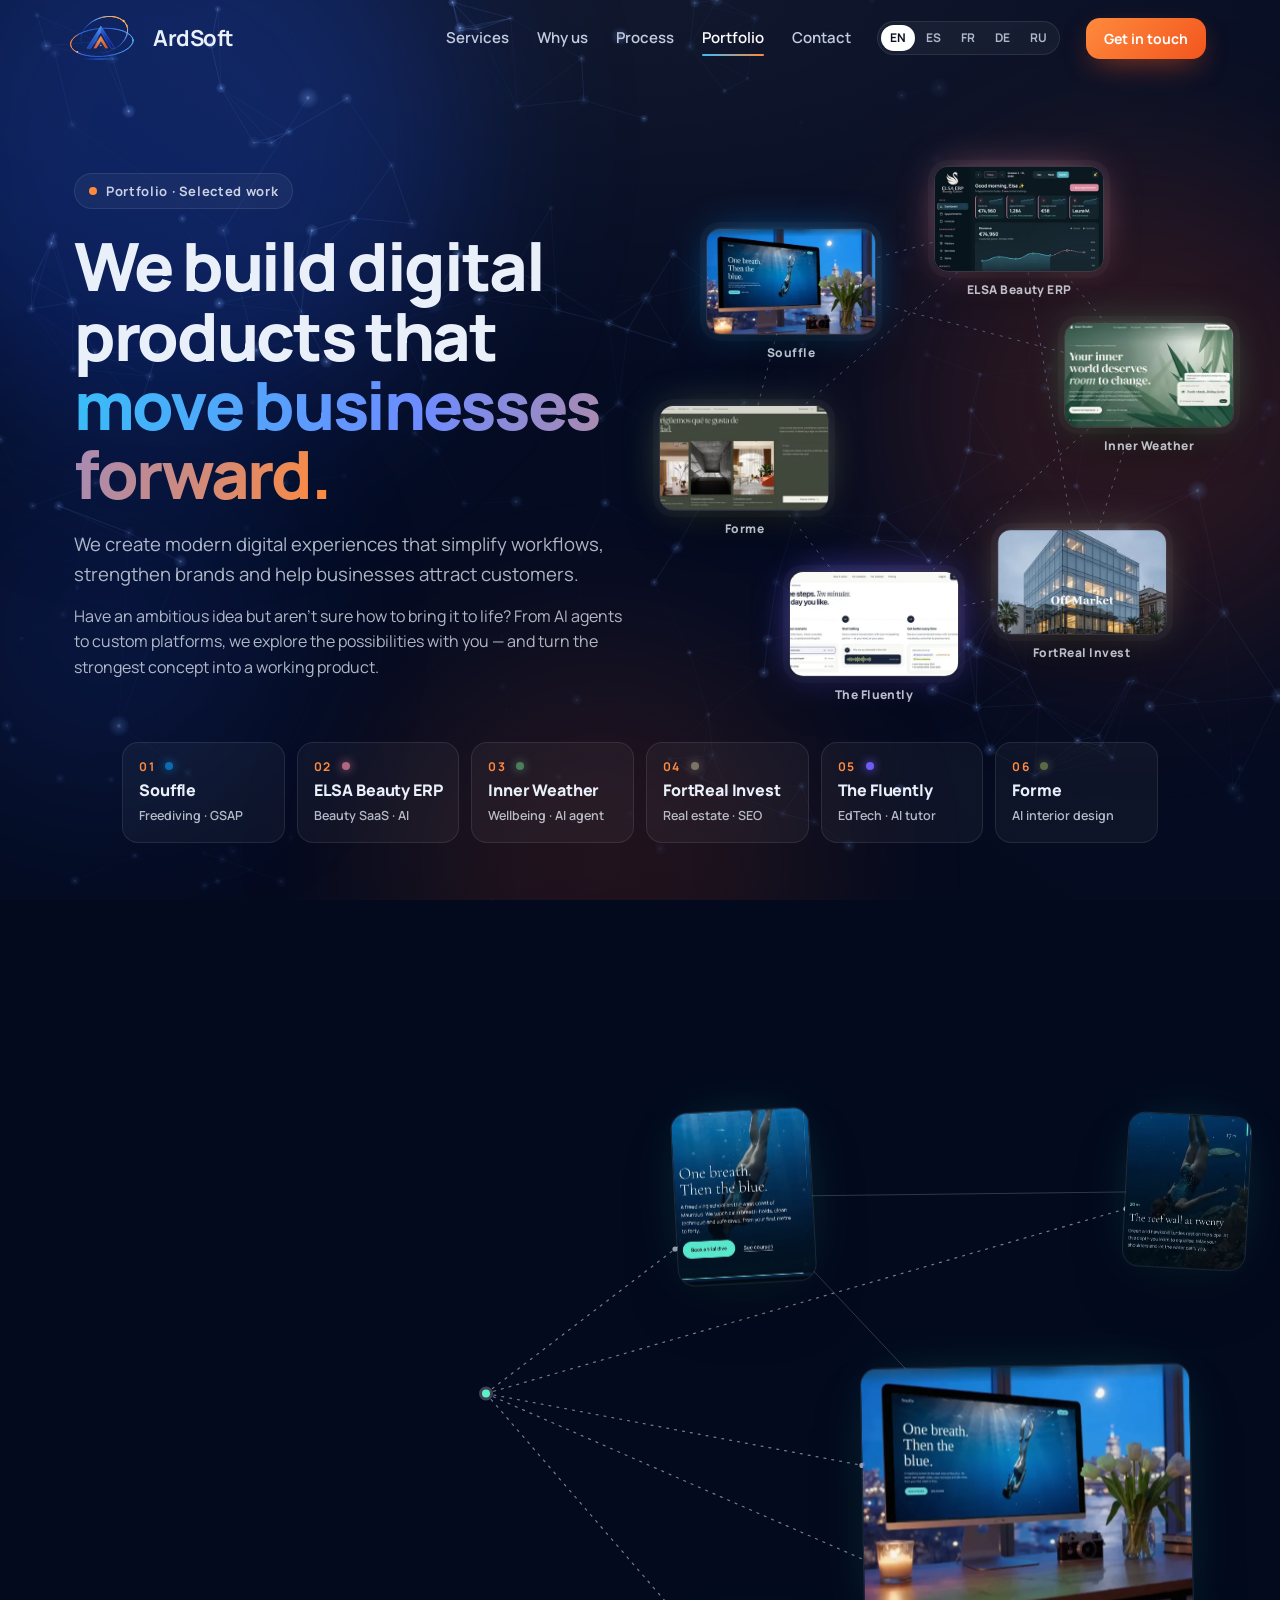
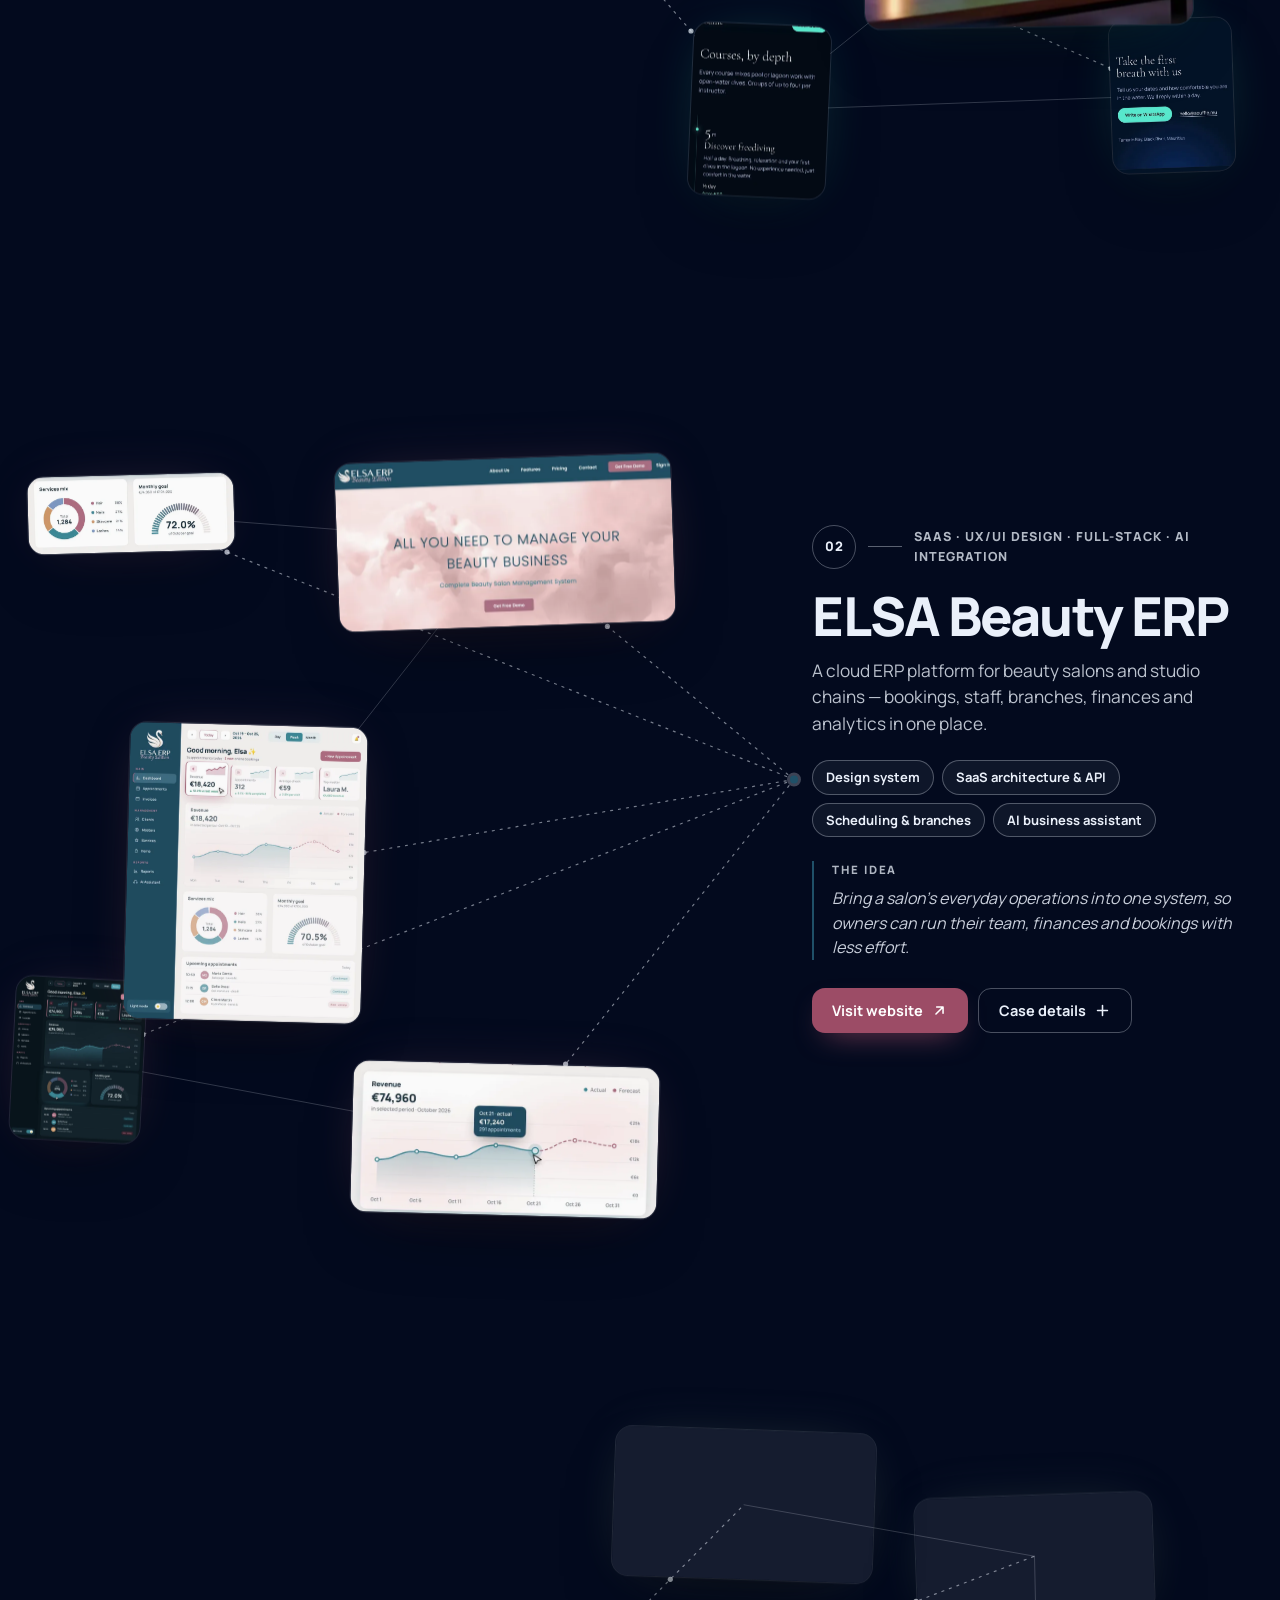
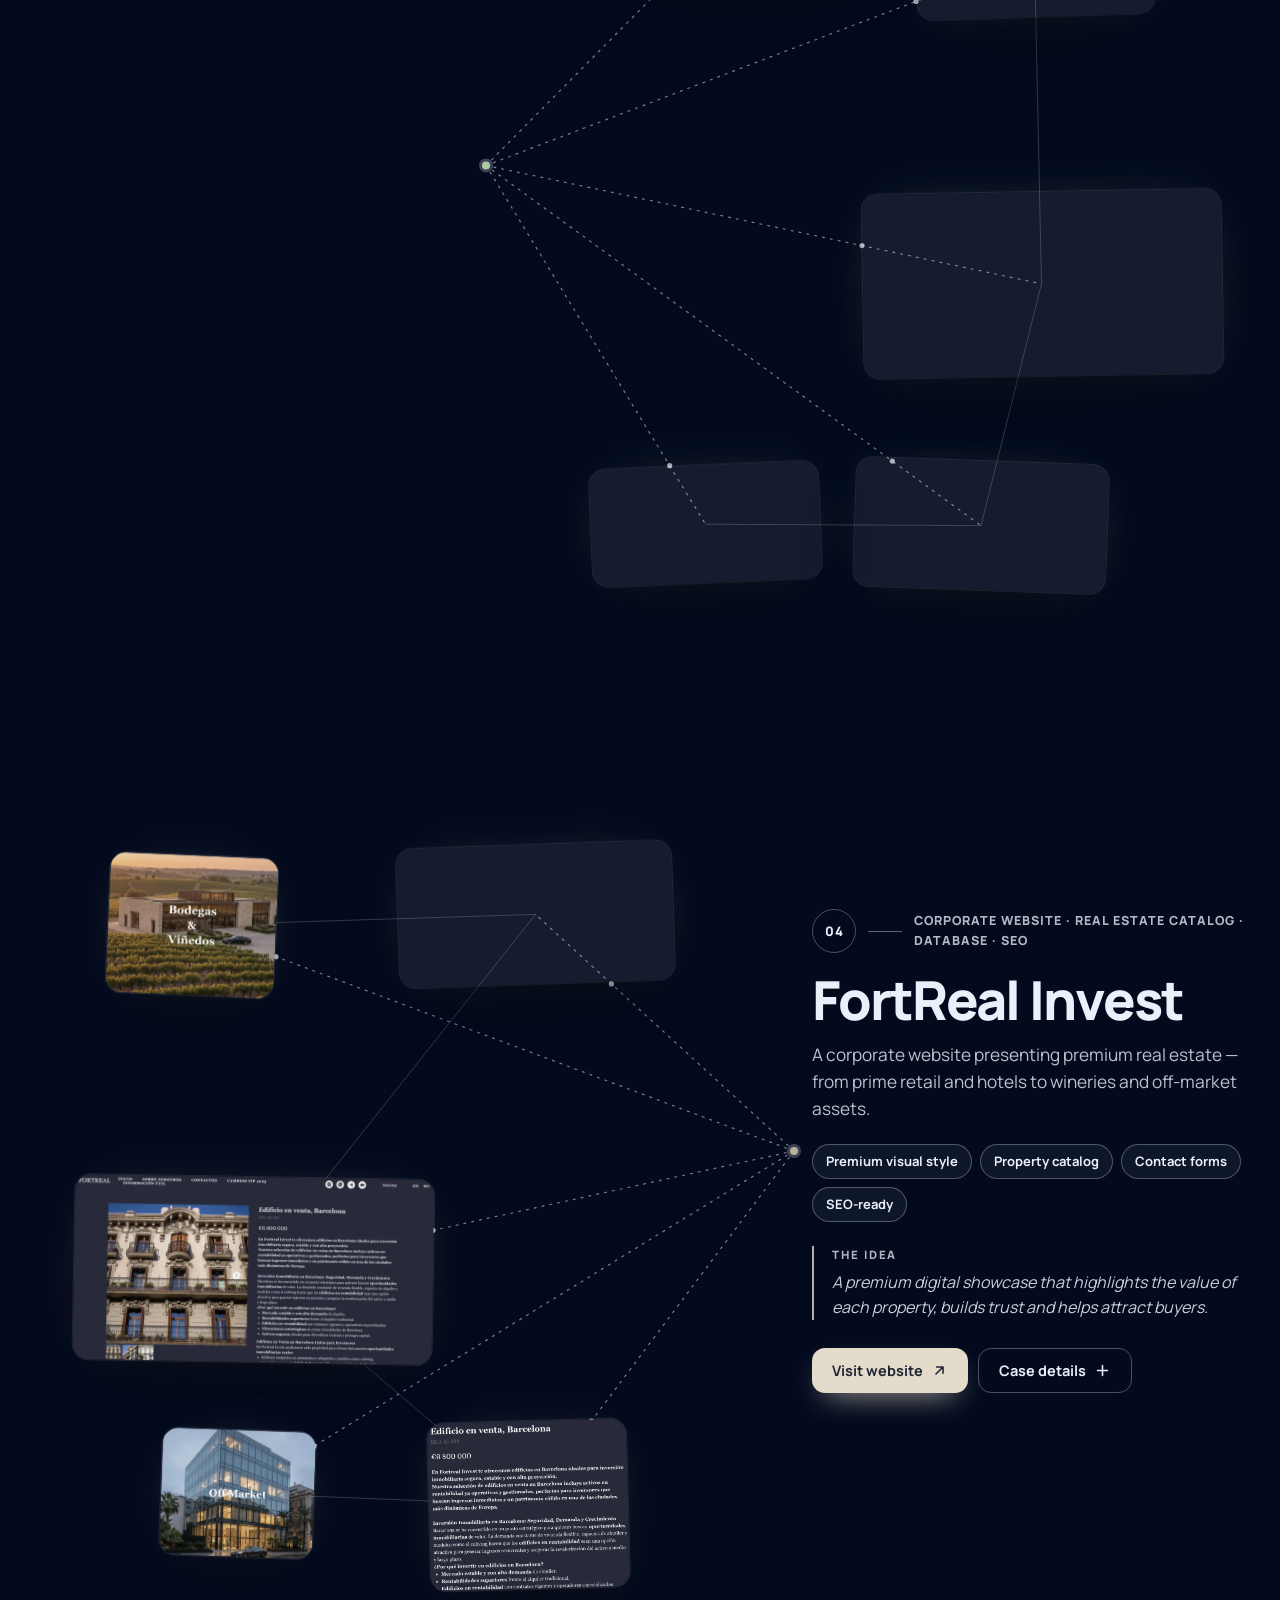
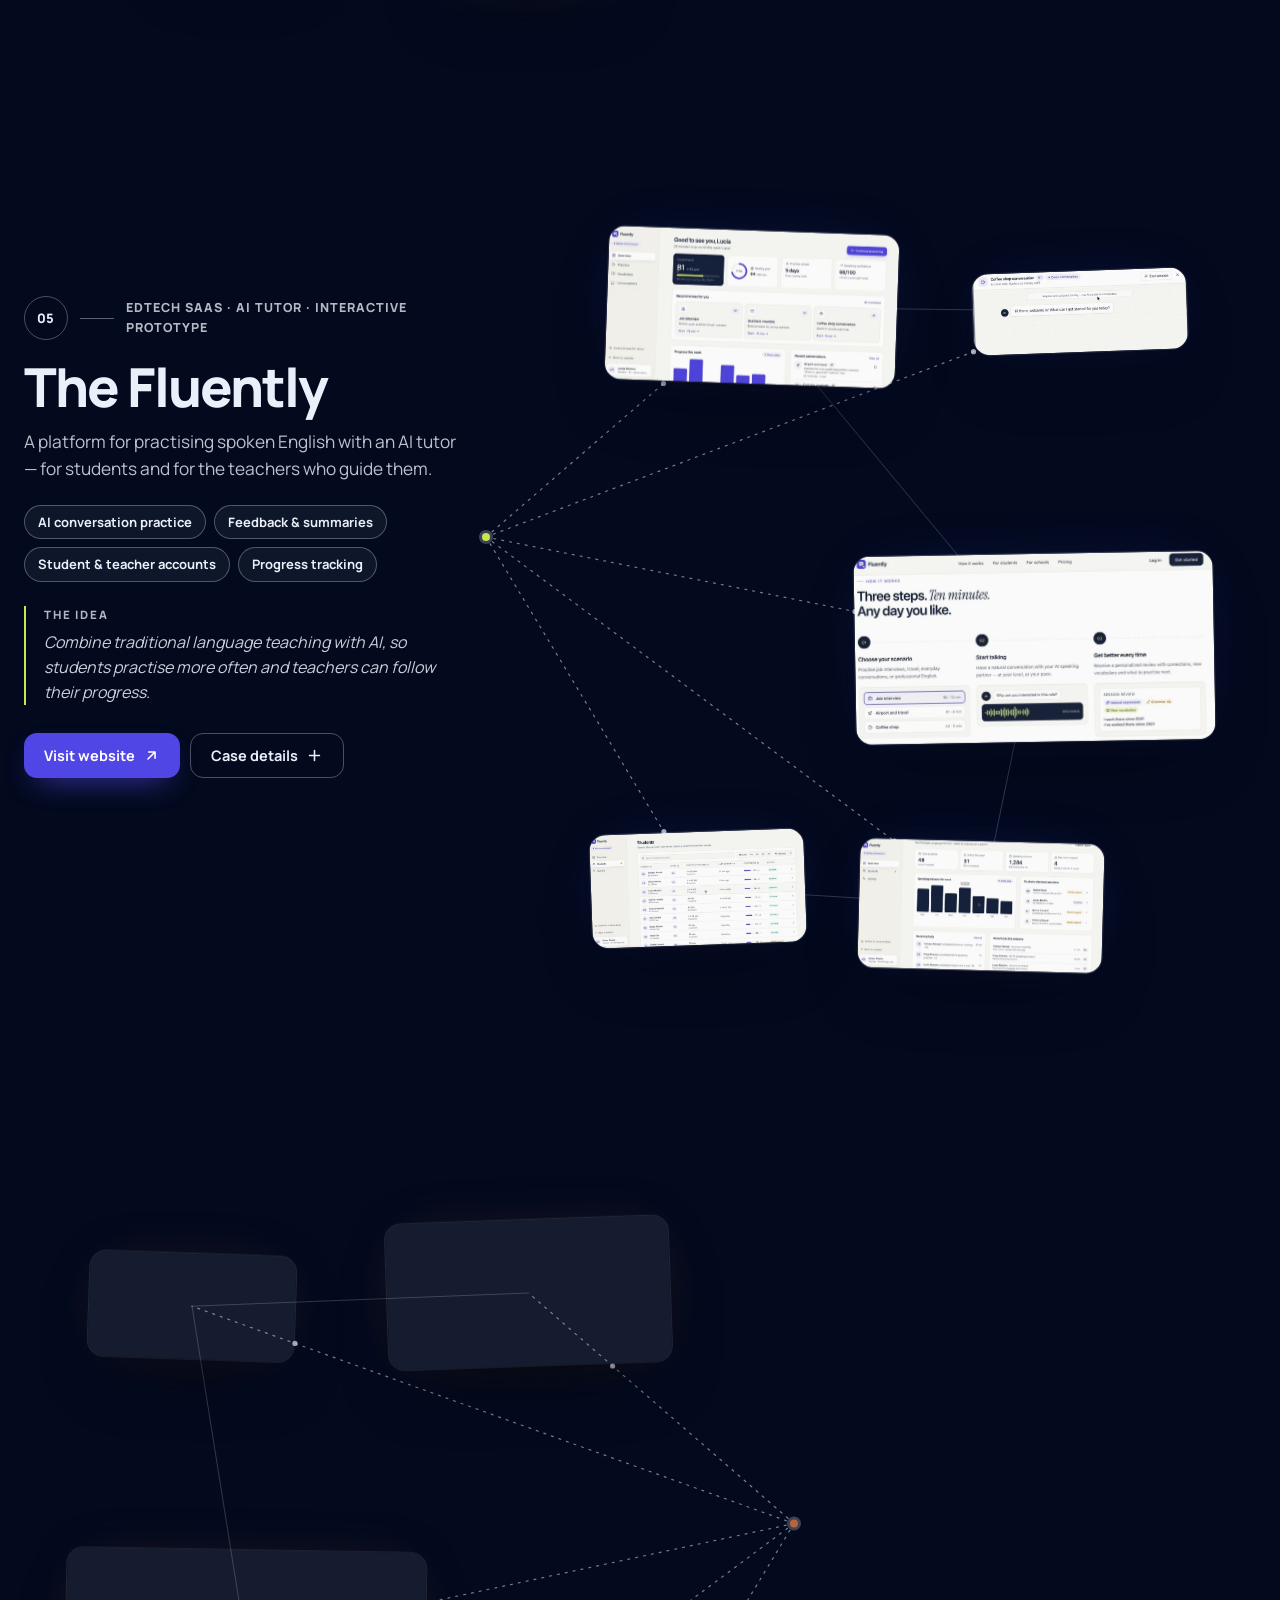
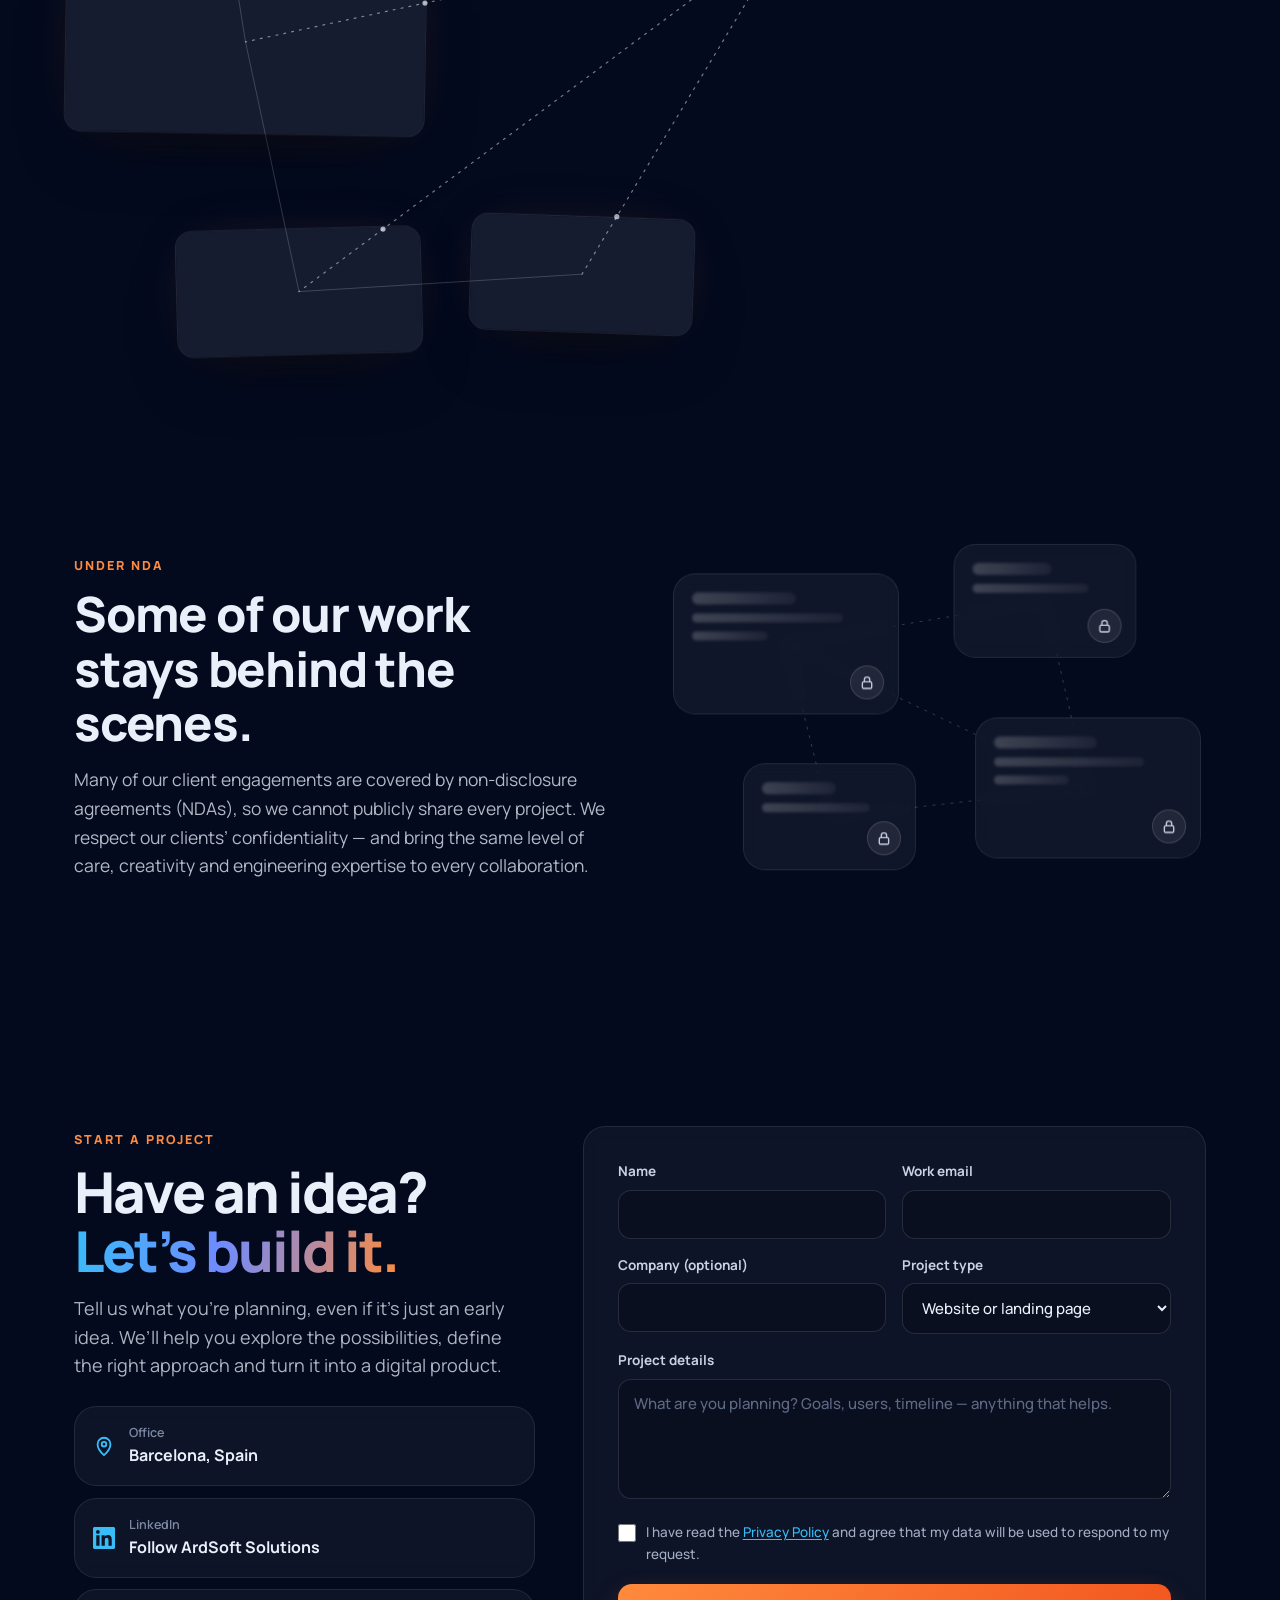
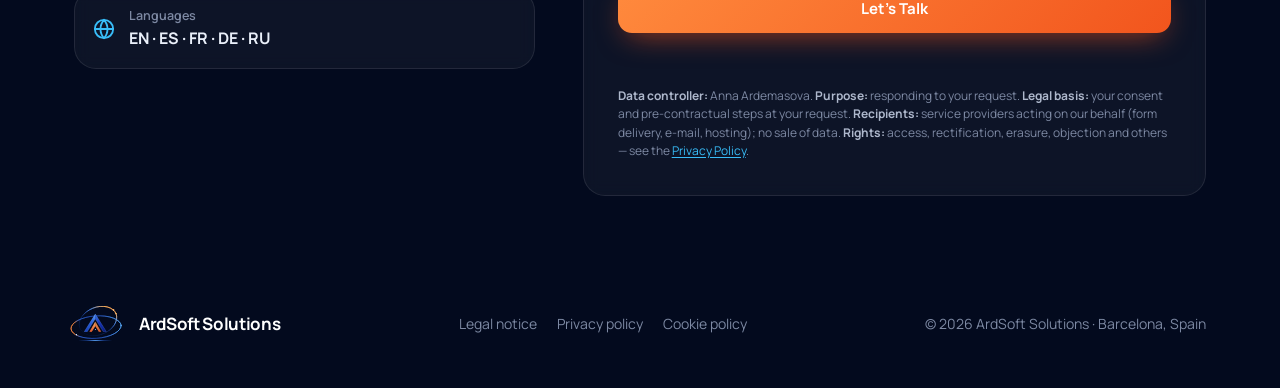
<file: portfolio.html>
<!doctype html>
<html lang="en">
<head>
<meta charset="utf-8">
<meta name="viewport" content="width=device-width, initial-scale=1">
<title>Portfolio — SaaS, AI agents &amp; websites | ArdSoft Solutions</title>
<meta name="description" content="Selected work by ArdSoft Solutions, Barcelona: Souffle, ELSA Beauty ERP, Inner Weather, FortReal Invest, The Fluently and Forme — SaaS platforms, AI agents, immersive landing pages and premium websites.">
<link rel="canonical" href="https://ardsoftsolutions.com/portfolio">
<meta name="theme-color" content="#0A1022">
<meta property="og:type" content="website">
<meta property="og:url" content="https://ardsoftsolutions.com/portfolio">
<meta property="og:title" content="Portfolio — ArdSoft Solutions">
<meta property="og:description" content="We build digital products that move businesses forward: SaaS platforms, AI agents and premium websites.">
<meta property="og:image" content="https://ardsoftsolutions.com/img/portfolio/elsa/landing-lg.webp">
<meta name="twitter:card" content="summary_large_image">
<link rel="icon" type="image/svg+xml" href="favicon.svg?v=6">
<link rel="icon" type="image/png" sizes="64x64" href="favicon-64.png?v=6">
<link rel="apple-touch-icon" href="logo-512.png?v=6">
<link rel="preload" href="fonts/manrope-latin-wght-normal.woff2" as="font" type="font/woff2" crossorigin>
<link rel="stylesheet" href="style.css?v=7">
<link rel="stylesheet" href="portfolio.css?v=2">
<script type="application/ld+json">
{"@context":"https://schema.org","@type":"CollectionPage","name":"ArdSoft Solutions — Portfolio","url":"https://ardsoftsolutions.com/portfolio",
"isPartOf":{"@type":"WebSite","name":"ArdSoft Solutions","url":"https://ardsoftsolutions.com/"},
"mainEntity":{"@type":"ItemList","itemListElement":[{"@type":"ListItem","position":1,"item":{"@type":"CreativeWork","name":"Souffle","url":"https://ardemasova.github.io/Souffle/#top","creator":{"@type":"Organization","name":"ArdSoft Solutions"}}},{"@type":"ListItem","position":2,"item":{"@type":"CreativeWork","name":"ELSA Beauty ERP","url":"https://elsaerp.com/","creator":{"@type":"Organization","name":"ArdSoft Solutions"}}},{"@type":"ListItem","position":3,"item":{"@type":"CreativeWork","name":"Inner Weather","url":"https://innerweather.space/","creator":{"@type":"Organization","name":"ArdSoft Solutions"}}},{"@type":"ListItem","position":4,"item":{"@type":"CreativeWork","name":"FortReal Invest","url":"https://fortrealinvest.com/","creator":{"@type":"Organization","name":"ArdSoft Solutions"}}},{"@type":"ListItem","position":5,"item":{"@type":"CreativeWork","name":"The Fluently","url":"https://thefluently.space/","creator":{"@type":"Organization","name":"ArdSoft Solutions"}}},{"@type":"ListItem","position":6,"item":{"@type":"CreativeWork","name":"Forme","url":"https://designforms.space/","creator":{"@type":"Organization","name":"ArdSoft Solutions"}}}]}}
</script>
</head>
<body class="pf">
<div class="aurora" aria-hidden="true"><i></i><i></i><i></i><i></i><canvas id="web"></canvas></div>

<svg width="0" height="0" style="position:absolute" aria-hidden="true">
  <defs>
    <linearGradient id="emBL" x1="313" y1="80" x2="210" y2="258" gradientUnits="userSpaceOnUse"><stop offset="0" stop-color="#5A9BF5"/><stop offset=".45" stop-color="#2A5FD8"/><stop offset="1" stop-color="#1640B8"/></linearGradient>
<linearGradient id="emBR" x1="313" y1="80" x2="420" y2="258" gradientUnits="userSpaceOnUse"><stop offset="0" stop-color="#3D78E6"/><stop offset=".45" stop-color="#1636B8"/><stop offset="1" stop-color="#0A1D7C"/></linearGradient>
<linearGradient id="emOL" x1="313" y1="158" x2="262" y2="258" gradientUnits="userSpaceOnUse"><stop offset="0" stop-color="#F2A55E"/><stop offset="1" stop-color="#E0582A"/></linearGradient>
<linearGradient id="emOR" x1="313" y1="158" x2="365" y2="258" gradientUnits="userSpaceOnUse"><stop offset="0" stop-color="#E8904E"/><stop offset="1" stop-color="#C9542A"/></linearGradient>
<linearGradient id="emR1" x1="70" y1="0" x2="575" y2="0" gradientUnits="userSpaceOnUse"><stop offset="0" stop-color="#FF8A3D"/><stop offset=".07" stop-color="#FF8A3D" stop-opacity=".9"/><stop offset=".17" stop-color="#3A7BFF" stop-opacity=".65"/><stop offset=".5" stop-color="#2F6BFF" stop-opacity=".45"/><stop offset="1" stop-color="#5AAEFF" stop-opacity=".95"/></linearGradient>
<linearGradient id="emR2" x1="180" y1="290" x2="520" y2="20" gradientUnits="userSpaceOnUse"><stop offset="0" stop-color="#2F6BFF" stop-opacity="0"/><stop offset=".4" stop-color="#2F6BFF" stop-opacity=".18"/><stop offset=".65" stop-color="#5C9DFF" stop-opacity=".75"/><stop offset=".85" stop-color="#FFB35E"/><stop offset="1" stop-color="#FF8A3D"/></linearGradient>
<radialGradient id="emDotO"><stop offset="0" stop-color="#fff"/><stop offset=".3" stop-color="#FFC27A"/><stop offset="1" stop-color="#FF8A3D" stop-opacity="0"/></radialGradient>
<radialGradient id="emDotB"><stop offset="0" stop-color="#fff"/><stop offset=".3" stop-color="#8FD0FF"/><stop offset="1" stop-color="#2F74FF" stop-opacity="0"/></radialGradient>
<radialGradient id="emFloor"><stop offset="0" stop-color="#68B6FF" stop-opacity=".95"/><stop offset=".5" stop-color="#2F74FF" stop-opacity=".35"/><stop offset="1" stop-color="#2F74FF" stop-opacity="0"/></radialGradient>
<filter id="emGlow" x="-20%" y="-20%" width="140%" height="140%"><feGaussianBlur stdDeviation="3" result="b"/><feMerge><feMergeNode in="b"/><feMergeNode in="SourceGraphic"/></feMerge></filter>
<filter id="emSoft" x="-20%" y="-20%" width="140%" height="140%"><feGaussianBlur stdDeviation="6" result="b"/><feComponentTransfer in="b" result="b2"><feFuncA type="linear" slope=".6"/></feComponentTransfer><feMerge><feMergeNode in="b2"/><feMergeNode in="SourceGraphic"/></feMerge></filter>
    <symbol id="mark" viewBox="50 0 540 360">
<ellipse cx="313" cy="344" rx="175" ry="9" fill="url(#emFloor)"/>
<g fill="none" stroke-linecap="round" filter="url(#emGlow)" style="stroke-width:var(--orb,2.2)">
  <ellipse cx="340" cy="150" rx="195" ry="138" transform="rotate(-22 340 150)" stroke="url(#emR2)"/>
  <ellipse cx="321" cy="211" rx="251" ry="112" transform="rotate(-4 321 211)" stroke="url(#emR1)"/>
</g>
<g filter="url(#emSoft)">
  <path d="M313 80 L313 128 L232 258 L202 258 Z" fill="url(#emBL)"/>
  <path d="M313 80 L424 258 L394 258 L313 128 Z" fill="url(#emBR)"/>
  <path d="M313 80 L424 258 L394 258 L313 128 L232 258 L202 258 Z" fill="none" stroke="#9BCBFF" stroke-opacity=".75" stroke-width="1.6" stroke-linejoin="round"/>
  <path d="M313 158 L313 200 L277 258 L255 258 Z" fill="url(#emOL)"/>
  <path d="M313 158 L371 258 L349 258 L313 200 Z" fill="url(#emOR)"/>
</g>
<circle cx="313" cy="236" r="9" fill="url(#emDotB)" opacity=".8"/>
<circle cx="495" cy="40" r="14" fill="url(#emDotO)"/>
<circle cx="124" cy="287" r="12" fill="url(#emDotB)"/>
</symbol>
  </defs>
</svg>

<a class="skip" href="#work-list" data-i18n="pf_skip">Skip to projects</a>

<header>
  <div class="wrap nav">
    <a href="/" class="brand" aria-label="ArdSoft Solutions">
      <svg viewBox="50 0 540 360" aria-hidden="true"><use href="#mark"/></svg>
      <span class="wm">ArdSoft</span>
    </a>
    <nav class="menu" id="menu">
      <a href="/#services" data-i18n="nav_services">Services</a>
      <a href="/#why" data-i18n="nav_why">Why us</a>
      <a href="/#process" data-i18n="nav_process">Process</a>
      <a href="/portfolio" data-i18n="nav_portfolio" aria-current="page">Portfolio</a>
      <a href="#contact" data-i18n="nav_contact">Contact</a>
    </nav>
    <div class="langs" id="langs" role="group" aria-label="Language">
      <button data-lang="en">EN</button><button data-lang="es">ES</button><button data-lang="fr">FR</button><button data-lang="de">DE</button><button data-lang="ru">RU</button>
    </div>
    <a href="#contact" class="btn btn-primary" data-i18n="nav_cta">Get in touch</a>
    <button class="burger" id="burger" aria-label="Menu"><svg width="26" height="26" viewBox="0 0 24 24" fill="none" stroke="currentColor" stroke-width="2" stroke-linecap="round"><path d="M4 7h16M4 12h16M4 17h16"/></svg></button>
  </div>
</header>

<main>
<section class="pf-hero" data-bg="#050C22" data-fg="#EAF0FA" data-net="120,170,255" data-b1="#1D4ED8" data-b2="#F2551D">
  <div class="wrap pf-hero-grid">
    <div class="pf-hero-text">
      <span class="eyebrow"><i></i><span data-i18n="pf_kicker">Portfolio · Selected work</span></span>
      <h1><span data-i18n="pf_title_1">We build digital products that</span> <span class="grad-text" data-i18n="pf_title_2">move businesses forward.</span></h1>
      <p class="lead" data-i18n="pf_lead">We create modern digital experiences that simplify workflows, strengthen brands, and help businesses attract customers.</p>
      <p class="lead pf-lead-2" data-i18n="pf_lead_2">Have an ambitious idea but aren't sure how to bring it to life? From AI agents to custom platforms, we explore the possibilities with you and turn the strongest concept into a working product.</p>
    </div>
    <div class="pf-net" aria-hidden="true">
      <svg class="pf-net-lines" viewBox="0 0 100 100" preserveAspectRatio="none"><line x1="20" y1="22" x2="64" y2="10"/><line x1="64" y1="10" x2="89" y2="40"/><line x1="89" y1="40" x2="76" y2="80"/><line x1="76" y1="80" x2="36" y2="88"/><line x1="36" y1="88" x2="11" y2="56"/><line x1="11" y1="56" x2="20" y2="22"/><line x1="20" y1="22" x2="89" y2="40"/><line x1="64" y1="10" x2="76" y2="80"/><line x1="89" y1="40" x2="36" y2="88"/><line x1="64" y1="10" x2="11" y2="56"/></svg>
      <a tabindex="-1" class="node" href="#souffle" style="--x:20;--y:22;--c:#0E6BB0;--i:0"><img src="img/portfolio/souffle/mockup-xs.webp" width="420" height="333" alt="" decoding="async"><span>Souffle</span></a><a tabindex="-1" class="node" href="#elsa" style="--x:64;--y:10;--c:#B0687F;--i:1"><img src="img/portfolio/elsa/dashboard-dark-xs.webp" width="420" height="525" alt="" decoding="async"><span>ELSA Beauty ERP</span></a><a tabindex="-1" class="node" href="#inner-weather" style="--x:89;--y:40;--c:#4E7D5B;--i:2"><img src="img/portfolio/inner-weather/hero-xs.webp" width="420" height="215" alt="" decoding="async"><span>Inner Weather</span></a><a tabindex="-1" class="node" href="#fortreal" style="--x:76;--y:80;--c:#7C7466;--i:3"><img src="img/portfolio/fortreal/off-market-xs.webp" width="420" height="349" alt="" decoding="async"><span>FortReal Invest</span></a><a tabindex="-1" class="node" href="#fluently" style="--x:36;--y:88;--c:#6D5DF5;--i:4"><img src="img/portfolio/fluently/landing-xs.webp" width="420" height="220" alt="" decoding="async"><span>The Fluently</span></a><a tabindex="-1" class="node" href="#forme" style="--x:11;--y:56;--c:#5C6848;--i:5"><img src="img/portfolio/forme/taste-discovery-xs.webp" width="420" height="214" alt="" decoding="async"><span>Forme</span></a>
    </div>
  </div>
  <div class="wrap">
    <nav class="pf-index" aria-label="Projects" data-i18n-aria="pf_index">
      <ol><li><a href="#souffle" style="--c:#0E6BB0"><b>01</b><span>Souffle</span><small data-i18n="c1_short"></small></a></li><li><a href="#elsa" style="--c:#B0687F"><b>02</b><span>ELSA Beauty ERP</span><small data-i18n="c2_short"></small></a></li><li><a href="#inner-weather" style="--c:#4E7D5B"><b>03</b><span>Inner Weather</span><small data-i18n="c3_short"></small></a></li><li><a href="#fortreal" style="--c:#7C7466"><b>04</b><span>FortReal Invest</span><small data-i18n="c4_short"></small></a></li><li><a href="#fluently" style="--c:#6D5DF5"><b>05</b><span>The Fluently</span><small data-i18n="c5_short"></small></a></li><li><a href="#forme" style="--c:#5C6848"><b>06</b><span>Forme</span><small data-i18n="c6_short"></small></a></li></ol>
    </nav>
  </div>
</section>

<div id="work-list" class="cases">
<article class="case" id="souffle" data-case="souffle" data-bg="#06325E" data-fg="#EAF7FF" data-net="110,214,255" data-b1="#0E6BB0" data-b2="#3EE6C1" aria-labelledby="souffle-title">
  <div class="case-stage">
    <svg class="case-links" aria-hidden="true" focusable="false"></svg>
    <div class="case-text reveal">
      <p class="case-meta"><span class="case-no">01</span><i aria-hidden="true"></i><span data-i18n="c1_type"></span></p>
      <h2 class="case-title" id="souffle-title">Souffle</h2>
      <p class="case-lead" data-i18n="c1_lead"></p>
      <ul class="case-tags" aria-label="Key areas" data-i18n-aria="pf_focus"><li data-i18n="c1_t1"></li><li data-i18n="c1_t2"></li><li data-i18n="c1_t3"></li><li data-i18n="c1_t4"></li></ul>
      <figure class="case-idea"><figcaption data-i18n="pf_idea">The idea</figcaption><blockquote data-i18n="c1_idea"></blockquote></figure>
      <div class="case-actions">
        <a class="btn case-btn" href="https://ardemasova.github.io/Souffle/#top" target="_blank" rel="noopener"><span data-i18n="pf_visit">Visit website</span><svg viewBox="0 0 24 24" fill="none" stroke="currentColor" stroke-width="2.2" stroke-linecap="round" stroke-linejoin="round" aria-hidden="true"><path d="M7 17 17 7M8 7h9v9"/></svg><span class="sr-only"> — ardemasova.github.io/Souffle</span></a>
        <button type="button" class="btn case-more" aria-expanded="false" aria-controls="souffle-details"><span data-i18n="pf_details">Case details</span><svg viewBox="0 0 24 24" fill="none" stroke="currentColor" stroke-width="2.2" stroke-linecap="round" aria-hidden="true"><path d="M12 5v14M5 12h14"/></svg></button>
      </div>
      <div class="case-details" id="souffle-details" hidden>
        <h3 data-i18n="pf_scope">Scope of work</h3>
        <p class="case-goal" data-i18n="c1_goal"></p>
        <ul><li data-i18n="c1_f1"></li><li data-i18n="c1_f2"></li><li data-i18n="c1_f3"></li><li data-i18n="c1_f4"></li><li data-i18n="c1_f5"></li><li data-i18n="c1_f6"></li></ul>
      </div>
    </div>
    <div class="case-shots" role="group" aria-label="Souffle screenshots">
      <button type="button" class="shot s1" style="--x:70;--y:50;--w:43;--d:0.9;--rot:-1deg;--ar:720/571" data-full="img/portfolio/souffle/mockup-lg.webp">
        <span class="shot-in"><img src="img/portfolio/souffle/mockup-sm.webp" srcset="img/portfolio/souffle/mockup-sm.webp 720w, img/portfolio/souffle/mockup-lg.webp 848w" sizes="(max-width: 900px) 92vw, 27vw" width="720" height="571" loading="lazy" decoding="async" alt="" data-i18n-alt="c1_a1"><video class="shot-video" muted loop playsinline preload="none" aria-hidden="true" tabindex="-1" data-src="img/portfolio/souffle/mockup.mp4"></video></span>
      </button>
      <button type="button" class="shot s2 tall" style="--x:33;--y:20;--w:18;--d:0.5;--rot:-3deg;--ar:480/600" data-full="img/portfolio/souffle/dive-lg.webp">
        <span class="shot-in"><img src="img/portfolio/souffle/dive-sm.webp" srcset="img/portfolio/souffle/dive-sm.webp 480w, img/portfolio/souffle/dive-lg.webp 688w" sizes="(max-width: 900px) 92vw, 11vw" width="480" height="600" loading="lazy" decoding="async" alt="" data-i18n-alt="c1_a2"><video class="shot-video" muted loop playsinline preload="none" aria-hidden="true" tabindex="-1" data-src="img/portfolio/souffle/dive.mp4"></video></span>
      </button>
      <button type="button" class="shot s3 tall" style="--x:91;--y:18;--w:16;--d:0.6;--rot:3deg;--ar:480/600" data-full="img/portfolio/souffle/reef-wall-lg.webp">
        <span class="shot-in"><img src="img/portfolio/souffle/reef-wall-sm.webp" srcset="img/portfolio/souffle/reef-wall-sm.webp 480w, img/portfolio/souffle/reef-wall-lg.webp 688w" sizes="(max-width: 900px) 92vw, 10vw" width="480" height="600" loading="lazy" decoding="async" alt="" data-i18n-alt="c1_a3"></span>
      </button>
      <button type="button" class="shot s4 tall" style="--x:35;--y:80;--w:18;--d:0.55;--rot:2.5deg;--ar:480/600" data-full="img/portfolio/souffle/courses-lg.webp">
        <span class="shot-in"><img src="img/portfolio/souffle/courses-sm.webp" srcset="img/portfolio/souffle/courses-sm.webp 480w, img/portfolio/souffle/courses-lg.webp 688w" sizes="(max-width: 900px) 92vw, 11vw" width="480" height="600" loading="lazy" decoding="async" alt="" data-i18n-alt="c1_a4"></span>
      </button>
      <button type="button" class="shot s5 tall" style="--x:89;--y:81;--w:16;--d:0.35;--rot:-2deg;--ar:480/600" data-full="img/portfolio/souffle/first-breath-lg.webp">
        <span class="shot-in"><img src="img/portfolio/souffle/first-breath-sm.webp" srcset="img/portfolio/souffle/first-breath-sm.webp 480w, img/portfolio/souffle/first-breath-lg.webp 688w" sizes="(max-width: 900px) 92vw, 10vw" width="480" height="600" loading="lazy" decoding="async" alt="" data-i18n-alt="c1_a5"></span>
      </button>
    </div>
  </div>
</article>
<article class="case case--flip" id="elsa" data-case="elsa" data-bg="#F3EEEB" data-fg="#14374A" data-net="31,80,104" data-b1="#B0687F" data-b2="#1F5068" aria-labelledby="elsa-title">
  <div class="case-stage">
    <svg class="case-links" aria-hidden="true" focusable="false"></svg>
    <div class="case-text reveal">
      <p class="case-meta"><span class="case-no">02</span><i aria-hidden="true"></i><span data-i18n="c2_type"></span></p>
      <h2 class="case-title" id="elsa-title">ELSA Beauty ERP</h2>
      <p class="case-lead" data-i18n="c2_lead"></p>
      <ul class="case-tags" aria-label="Key areas" data-i18n-aria="pf_focus"><li data-i18n="c2_t1"></li><li data-i18n="c2_t2"></li><li data-i18n="c2_t3"></li><li data-i18n="c2_t4"></li></ul>
      <figure class="case-idea"><figcaption data-i18n="pf_idea">The idea</figcaption><blockquote data-i18n="c2_idea"></blockquote></figure>
      <div class="case-actions">
        <a class="btn case-btn" href="https://elsaerp.com/" target="_blank" rel="noopener"><span data-i18n="pf_visit">Visit website</span><svg viewBox="0 0 24 24" fill="none" stroke="currentColor" stroke-width="2.2" stroke-linecap="round" stroke-linejoin="round" aria-hidden="true"><path d="M7 17 17 7M8 7h9v9"/></svg><span class="sr-only"> — elsaerp.com</span></a>
        <button type="button" class="btn case-more" aria-expanded="false" aria-controls="elsa-details"><span data-i18n="pf_details">Case details</span><svg viewBox="0 0 24 24" fill="none" stroke="currentColor" stroke-width="2.2" stroke-linecap="round" aria-hidden="true"><path d="M12 5v14M5 12h14"/></svg></button>
      </div>
      <div class="case-details" id="elsa-details" hidden>
        <h3 data-i18n="pf_scope">Scope of work</h3>
        <ul><li data-i18n="c2_f1"></li><li data-i18n="c2_f2"></li><li data-i18n="c2_f3"></li><li data-i18n="c2_f4"></li><li data-i18n="c2_f5"></li><li data-i18n="c2_f6"></li><li data-i18n="c2_f7"></li></ul>
      </div>
    </div>
    <div class="case-shots" role="group" aria-label="ELSA Beauty ERP screenshots">
      <button type="button" class="shot s1 tall" style="--x:71;--y:47;--w:31;--d:0.9;--rot:1.5deg;--ar:720/900" data-full="img/portfolio/elsa/dashboard-lg.webp">
        <span class="shot-in"><img src="img/portfolio/elsa/dashboard-sm.webp" srcset="img/portfolio/elsa/dashboard-sm.webp 720w, img/portfolio/elsa/dashboard-lg.webp 1080w" sizes="(max-width: 900px) 92vw, 19vw" width="720" height="900" loading="lazy" decoding="async" alt="" data-i18n-alt="c2_a1"><video class="shot-video" muted loop playsinline preload="none" aria-hidden="true" tabindex="-1" data-src="img/portfolio/elsa/dashboard.mp4"></video></span>
      </button>
      <button type="button" class="shot s2" style="--x:37;--y:15;--w:44;--d:0.45;--rot:-2deg;--ar:720/360" data-full="img/portfolio/elsa/landing-lg.webp">
        <span class="shot-in"><img src="img/portfolio/elsa/landing-sm.webp" srcset="img/portfolio/elsa/landing-sm.webp 720w, img/portfolio/elsa/landing-lg.webp 1440w" sizes="(max-width: 900px) 92vw, 27vw" width="720" height="360" loading="lazy" decoding="async" alt="" data-i18n-alt="c2_a2"></span>
      </button>
      <button type="button" class="shot s3 tall" style="--x:93;--y:73;--w:17;--d:0.65;--rot:3deg;--ar:720/900" data-full="img/portfolio/elsa/dashboard-dark-lg.webp">
        <span class="shot-in"><img src="img/portfolio/elsa/dashboard-dark-sm.webp" srcset="img/portfolio/elsa/dashboard-dark-sm.webp 720w, img/portfolio/elsa/dashboard-dark-lg.webp 1080w" sizes="(max-width: 900px) 92vw, 11vw" width="720" height="900" loading="lazy" decoding="async" alt="" data-i18n-alt="c2_a3"></span>
      </button>
      <button type="button" class="shot s4" style="--x:37;--y:84;--w:40;--d:0.55;--rot:1.5deg;--ar:720/356" data-full="img/portfolio/elsa/revenue-lg.webp">
        <span class="shot-in"><img src="img/portfolio/elsa/revenue-sm.webp" srcset="img/portfolio/elsa/revenue-sm.webp 720w, img/portfolio/elsa/revenue-lg.webp 848w" sizes="(max-width: 900px) 92vw, 25vw" width="720" height="356" loading="lazy" decoding="async" alt="" data-i18n-alt="c2_a4"></span>
      </button>
      <button type="button" class="shot s5" style="--x:86;--y:14;--w:27;--d:0.3;--rot:-1.5deg;--ar:720/269" data-full="img/portfolio/elsa/services-mix-lg.webp">
        <span class="shot-in"><img src="img/portfolio/elsa/services-mix-sm.webp" srcset="img/portfolio/elsa/services-mix-sm.webp 720w, img/portfolio/elsa/services-mix-lg.webp 848w" sizes="(max-width: 900px) 92vw, 17vw" width="720" height="269" loading="lazy" decoding="async" alt="" data-i18n-alt="c2_a5"></span>
      </button>
    </div>
  </div>
</article>
<article class="case" id="inner-weather" data-case="inner-weather" data-bg="#11281E" data-fg="#EEF3EA" data-net="169,205,160" data-b1="#4E7D5B" data-b2="#A9C9A4" aria-labelledby="inner-weather-title">
  <div class="case-stage">
    <svg class="case-links" aria-hidden="true" focusable="false"></svg>
    <div class="case-text reveal">
      <p class="case-meta"><span class="case-no">03</span><i aria-hidden="true"></i><span data-i18n="c3_type"></span></p>
      <h2 class="case-title" id="inner-weather-title">Inner Weather</h2>
      <p class="case-lead" data-i18n="c3_lead"></p>
      <ul class="case-tags" aria-label="Key areas" data-i18n-aria="pf_focus"><li data-i18n="c3_t1"></li><li data-i18n="c3_t2"></li><li data-i18n="c3_t3"></li><li data-i18n="c3_t4"></li></ul>
      <figure class="case-idea"><figcaption data-i18n="pf_idea">The idea</figcaption><blockquote data-i18n="c3_idea"></blockquote></figure>
      <div class="case-actions">
        <a class="btn case-btn" href="https://innerweather.space/" target="_blank" rel="noopener"><span data-i18n="pf_visit">Visit website</span><svg viewBox="0 0 24 24" fill="none" stroke="currentColor" stroke-width="2.2" stroke-linecap="round" stroke-linejoin="round" aria-hidden="true"><path d="M7 17 17 7M8 7h9v9"/></svg><span class="sr-only"> — innerweather.space</span></a>
        <button type="button" class="btn case-more" aria-expanded="false" aria-controls="inner-weather-details"><span data-i18n="pf_details">Case details</span><svg viewBox="0 0 24 24" fill="none" stroke="currentColor" stroke-width="2.2" stroke-linecap="round" aria-hidden="true"><path d="M12 5v14M5 12h14"/></svg></button>
      </div>
      <div class="case-details" id="inner-weather-details" hidden>
        <h3 data-i18n="pf_scope">Scope of work</h3>
        <ul><li data-i18n="c3_f1"></li><li data-i18n="c3_f2"></li><li data-i18n="c3_f3"></li><li data-i18n="c3_f4"></li><li data-i18n="c3_f5"></li><li data-i18n="c3_f6"></li></ul>
      </div>
    </div>
    <div class="case-shots" role="group" aria-label="Inner Weather screenshots">
      <button type="button" class="shot s1" style="--x:72;--y:50;--w:47;--d:0.9;--rot:-1deg;--ar:720/369" data-full="img/portfolio/inner-weather/hero-lg.webp">
        <span class="shot-in"><img src="img/portfolio/inner-weather/hero-sm.webp" srcset="img/portfolio/inner-weather/hero-sm.webp 720w, img/portfolio/inner-weather/hero-lg.webp 1440w" sizes="(max-width: 900px) 92vw, 29vw" width="720" height="369" loading="lazy" decoding="async" alt="" data-i18n-alt="c3_a1"><video class="shot-video" muted loop playsinline preload="none" aria-hidden="true" tabindex="-1" data-src="img/portfolio/inner-weather/hero.mp4"></video></span>
      </button>
      <button type="button" class="shot s2" style="--x:33;--y:13;--w:34;--d:0.4;--rot:2deg;--ar:720/414" data-full="img/portfolio/inner-weather/journey-lg.webp">
        <span class="shot-in"><img src="img/portfolio/inner-weather/journey-sm.webp" srcset="img/portfolio/inner-weather/journey-sm.webp 720w, img/portfolio/inner-weather/journey-lg.webp 1440w" sizes="(max-width: 900px) 92vw, 21vw" width="720" height="414" loading="lazy" decoding="async" alt="" data-i18n-alt="c3_a2"></span>
      </button>
      <button type="button" class="shot s3" style="--x:71;--y:16;--w:31;--d:0.6;--rot:-2deg;--ar:720/369" data-full="img/portfolio/inner-weather/check-in-lg.webp">
        <span class="shot-in"><img src="img/portfolio/inner-weather/check-in-sm.webp" srcset="img/portfolio/inner-weather/check-in-sm.webp 720w, img/portfolio/inner-weather/check-in-lg.webp 1440w" sizes="(max-width: 900px) 92vw, 19vw" width="720" height="369" loading="lazy" decoding="async" alt="" data-i18n-alt="c3_a3"></span>
      </button>
      <button type="button" class="shot s4" style="--x:64;--y:84;--w:33;--d:0.55;--rot:2deg;--ar:720/369" data-full="img/portfolio/inner-weather/ai-journal-lg.webp">
        <span class="shot-in"><img src="img/portfolio/inner-weather/ai-journal-sm.webp" srcset="img/portfolio/inner-weather/ai-journal-sm.webp 720w, img/portfolio/inner-weather/ai-journal-lg.webp 1440w" sizes="(max-width: 900px) 92vw, 20vw" width="720" height="369" loading="lazy" decoding="async" alt="" data-i18n-alt="c3_a4"></span>
      </button>
      <button type="button" class="shot s5" style="--x:28;--y:87;--w:30;--d:0.35;--rot:-2.5deg;--ar:720/369" data-full="img/portfolio/inner-weather/between-sessions-lg.webp">
        <span class="shot-in"><img src="img/portfolio/inner-weather/between-sessions-sm.webp" srcset="img/portfolio/inner-weather/between-sessions-sm.webp 720w, img/portfolio/inner-weather/between-sessions-lg.webp 1440w" sizes="(max-width: 900px) 92vw, 19vw" width="720" height="369" loading="lazy" decoding="async" alt="" data-i18n-alt="c3_a5"></span>
      </button>
    </div>
  </div>
</article>
<article class="case case--flip" id="fortreal" data-case="fortreal" data-bg="#262B3E" data-fg="#F2EFE9" data-net="196,186,166" data-b1="#7C7466" data-b2="#4B5878" aria-labelledby="fortreal-title">
  <div class="case-stage">
    <svg class="case-links" aria-hidden="true" focusable="false"></svg>
    <div class="case-text reveal">
      <p class="case-meta"><span class="case-no">04</span><i aria-hidden="true"></i><span data-i18n="c4_type"></span></p>
      <h2 class="case-title" id="fortreal-title">FortReal Invest</h2>
      <p class="case-lead" data-i18n="c4_lead"></p>
      <ul class="case-tags" aria-label="Key areas" data-i18n-aria="pf_focus"><li data-i18n="c4_t1"></li><li data-i18n="c4_t2"></li><li data-i18n="c4_t3"></li><li data-i18n="c4_t4"></li></ul>
      <figure class="case-idea"><figcaption data-i18n="pf_idea">The idea</figcaption><blockquote data-i18n="c4_idea"></blockquote></figure>
      <div class="case-actions">
        <a class="btn case-btn" href="https://fortrealinvest.com/" target="_blank" rel="noopener"><span data-i18n="pf_visit">Visit website</span><svg viewBox="0 0 24 24" fill="none" stroke="currentColor" stroke-width="2.2" stroke-linecap="round" stroke-linejoin="round" aria-hidden="true"><path d="M7 17 17 7M8 7h9v9"/></svg><span class="sr-only"> — fortrealinvest.com</span></a>
        <button type="button" class="btn case-more" aria-expanded="false" aria-controls="fortreal-details"><span data-i18n="pf_details">Case details</span><svg viewBox="0 0 24 24" fill="none" stroke="currentColor" stroke-width="2.2" stroke-linecap="round" aria-hidden="true"><path d="M12 5v14M5 12h14"/></svg></button>
      </div>
      <div class="case-details" id="fortreal-details" hidden>
        <h3 data-i18n="pf_scope">Scope of work</h3>
        <ul><li data-i18n="c4_f1"></li><li data-i18n="c4_f2"></li><li data-i18n="c4_f3"></li><li data-i18n="c4_f4"></li><li data-i18n="c4_f5"></li><li data-i18n="c4_f6"></li></ul>
      </div>
    </div>
    <div class="case-shots" role="group" aria-label="FortReal Invest screenshots">
      <button type="button" class="shot s1" style="--x:70;--y:50;--w:47;--d:0.9;--rot:1deg;--ar:720/372" data-full="img/portfolio/fortreal/listing-lg.webp">
        <span class="shot-in"><img src="img/portfolio/fortreal/listing-sm.webp" srcset="img/portfolio/fortreal/listing-sm.webp 720w, img/portfolio/fortreal/listing-lg.webp 1440w" sizes="(max-width: 900px) 92vw, 29vw" width="720" height="372" loading="lazy" decoding="async" alt="" data-i18n-alt="c4_a1"></span>
      </button>
      <button type="button" class="shot s2" style="--x:33;--y:15;--w:36;--d:0.45;--rot:-2deg;--ar:720/365" data-full="img/portfolio/fortreal/catalog-lg.webp">
        <span class="shot-in"><img src="img/portfolio/fortreal/catalog-sm.webp" srcset="img/portfolio/fortreal/catalog-sm.webp 720w, img/portfolio/fortreal/catalog-lg.webp 1440w" sizes="(max-width: 900px) 92vw, 22vw" width="720" height="365" loading="lazy" decoding="async" alt="" data-i18n-alt="c4_a2"></span>
      </button>
      <button type="button" class="shot s3" style="--x:78;--y:14;--w:22;--d:0.6;--rot:2.5deg;--ar:720/600" data-full="img/portfolio/fortreal/wineries-lg.webp">
        <span class="shot-in"><img src="img/portfolio/fortreal/wineries-sm.webp" srcset="img/portfolio/fortreal/wineries-sm.webp 720w, img/portfolio/fortreal/wineries-lg.webp 720w" sizes="(max-width: 900px) 92vw, 14vw" width="720" height="600" loading="lazy" decoding="async" alt="" data-i18n-alt="c4_a3"></span>
      </button>
      <button type="button" class="shot s4" style="--x:34;--y:84;--w:26;--d:0.5;--rot:-1.5deg;--ar:720/609" data-full="img/portfolio/fortreal/property-lg.webp">
        <span class="shot-in"><img src="img/portfolio/fortreal/property-sm.webp" srcset="img/portfolio/fortreal/property-sm.webp 720w, img/portfolio/fortreal/property-lg.webp 1145w" sizes="(max-width: 900px) 92vw, 16vw" width="720" height="609" loading="lazy" decoding="async" alt="" data-i18n-alt="c4_a4"></span>
      </button>
      <button type="button" class="shot s5" style="--x:72;--y:85;--w:20;--d:0.35;--rot:2deg;--ar:720/598" data-full="img/portfolio/fortreal/off-market-lg.webp">
        <span class="shot-in"><img src="img/portfolio/fortreal/off-market-sm.webp" srcset="img/portfolio/fortreal/off-market-sm.webp 720w, img/portfolio/fortreal/off-market-lg.webp 720w" sizes="(max-width: 900px) 92vw, 12vw" width="720" height="598" loading="lazy" decoding="async" alt="" data-i18n-alt="c4_a5"></span>
      </button>
    </div>
  </div>
</article>
<article class="case" id="fluently" data-case="fluently" data-bg="#F6F4EC" data-fg="#151A35" data-net="79,70,229" data-b1="#6D5DF5" data-b2="#C6E84F" aria-labelledby="fluently-title">
  <div class="case-stage">
    <svg class="case-links" aria-hidden="true" focusable="false"></svg>
    <div class="case-text reveal">
      <p class="case-meta"><span class="case-no">05</span><i aria-hidden="true"></i><span data-i18n="c5_type"></span></p>
      <h2 class="case-title" id="fluently-title">The Fluently</h2>
      <p class="case-lead" data-i18n="c5_lead"></p>
      <ul class="case-tags" aria-label="Key areas" data-i18n-aria="pf_focus"><li data-i18n="c5_t1"></li><li data-i18n="c5_t2"></li><li data-i18n="c5_t3"></li><li data-i18n="c5_t4"></li></ul>
      <figure class="case-idea"><figcaption data-i18n="pf_idea">The idea</figcaption><blockquote data-i18n="c5_idea"></blockquote></figure>
      <div class="case-actions">
        <a class="btn case-btn" href="https://thefluently.space/" target="_blank" rel="noopener"><span data-i18n="pf_visit">Visit website</span><svg viewBox="0 0 24 24" fill="none" stroke="currentColor" stroke-width="2.2" stroke-linecap="round" stroke-linejoin="round" aria-hidden="true"><path d="M7 17 17 7M8 7h9v9"/></svg><span class="sr-only"> — thefluently.space</span></a>
        <button type="button" class="btn case-more" aria-expanded="false" aria-controls="fluently-details"><span data-i18n="pf_details">Case details</span><svg viewBox="0 0 24 24" fill="none" stroke="currentColor" stroke-width="2.2" stroke-linecap="round" aria-hidden="true"><path d="M12 5v14M5 12h14"/></svg></button>
      </div>
      <div class="case-details" id="fluently-details" hidden>
        <h3 data-i18n="pf_scope">Scope of work</h3>
        <ul><li data-i18n="c5_f1"></li><li data-i18n="c5_f2"></li><li data-i18n="c5_f3"></li><li data-i18n="c5_f4"></li><li data-i18n="c5_f5"></li><li data-i18n="c5_f6"></li></ul>
      </div>
    </div>
    <div class="case-shots" role="group" aria-label="The Fluently screenshots">
      <button type="button" class="shot s1" style="--x:71;--y:49;--w:47;--d:0.9;--rot:-1deg;--ar:720/377" data-full="img/portfolio/fluently/landing-lg.webp">
        <span class="shot-in"><img src="img/portfolio/fluently/landing-sm.webp" srcset="img/portfolio/fluently/landing-sm.webp 720w, img/portfolio/fluently/landing-lg.webp 1440w" sizes="(max-width: 900px) 92vw, 29vw" width="720" height="377" loading="lazy" decoding="async" alt="" data-i18n-alt="c5_a1"></span>
      </button>
      <button type="button" class="shot s2" style="--x:34;--y:15;--w:38;--d:0.5;--rot:2deg;--ar:720/379" data-full="img/portfolio/fluently/student-dashboard-lg.webp">
        <span class="shot-in"><img src="img/portfolio/fluently/student-dashboard-sm.webp" srcset="img/portfolio/fluently/student-dashboard-sm.webp 720w, img/portfolio/fluently/student-dashboard-lg.webp 1440w" sizes="(max-width: 900px) 92vw, 24vw" width="720" height="379" loading="lazy" decoding="async" alt="" data-i18n-alt="c5_a2"><video class="shot-video" muted loop playsinline preload="none" aria-hidden="true" tabindex="-1" data-src="img/portfolio/fluently/student-dashboard.mp4"></video></span>
      </button>
      <button type="button" class="shot s3" style="--x:77;--y:14;--w:28;--d:0.6;--rot:-2deg;--ar:720/271" data-full="img/portfolio/fluently/ai-chat-lg.webp">
        <span class="shot-in"><img src="img/portfolio/fluently/ai-chat-sm.webp" srcset="img/portfolio/fluently/ai-chat-sm.webp 720w, img/portfolio/fluently/ai-chat-lg.webp 904w" sizes="(max-width: 900px) 92vw, 17vw" width="720" height="271" loading="lazy" decoding="async" alt="" data-i18n-alt="c5_a3"></span>
      </button>
      <button type="button" class="shot s4" style="--x:64;--y:85;--w:32;--d:0.55;--rot:1.5deg;--ar:720/379" data-full="img/portfolio/fluently/teacher-overview-lg.webp">
        <span class="shot-in"><img src="img/portfolio/fluently/teacher-overview-sm.webp" srcset="img/portfolio/fluently/teacher-overview-sm.webp 720w, img/portfolio/fluently/teacher-overview-lg.webp 1440w" sizes="(max-width: 900px) 92vw, 20vw" width="720" height="379" loading="lazy" decoding="async" alt="" data-i18n-alt="c5_a4"></span>
      </button>
      <button type="button" class="shot s5" style="--x:27;--y:86;--w:28;--d:0.35;--rot:-2deg;--ar:720/379" data-full="img/portfolio/fluently/students-lg.webp">
        <span class="shot-in"><img src="img/portfolio/fluently/students-sm.webp" srcset="img/portfolio/fluently/students-sm.webp 720w, img/portfolio/fluently/students-lg.webp 1440w" sizes="(max-width: 900px) 92vw, 17vw" width="720" height="379" loading="lazy" decoding="async" alt="" data-i18n-alt="c5_a5"></span>
      </button>
    </div>
  </div>
</article>
<article class="case case--flip" id="forme" data-case="forme" data-bg="#EEE9DF" data-fg="#2B3024" data-net="92,104,72" data-b1="#5C6848" data-b2="#B8643E" aria-labelledby="forme-title">
  <div class="case-stage">
    <svg class="case-links" aria-hidden="true" focusable="false"></svg>
    <div class="case-text reveal">
      <p class="case-meta"><span class="case-no">06</span><i aria-hidden="true"></i><span data-i18n="c6_type"></span></p>
      <h2 class="case-title" id="forme-title">Forme</h2>
      <p class="case-lead" data-i18n="c6_lead"></p>
      <ul class="case-tags" aria-label="Key areas" data-i18n-aria="pf_focus"><li data-i18n="c6_t1"></li><li data-i18n="c6_t2"></li><li data-i18n="c6_t3"></li><li data-i18n="c6_t4"></li></ul>
      <figure class="case-idea"><figcaption data-i18n="pf_idea">The idea</figcaption><blockquote data-i18n="c6_idea"></blockquote></figure>
        <p class="case-note" data-i18n="c6_note"></p>
      <div class="case-actions">
        <a class="btn case-btn" href="https://designforms.space/" target="_blank" rel="noopener"><span data-i18n="pf_visit">Visit website</span><svg viewBox="0 0 24 24" fill="none" stroke="currentColor" stroke-width="2.2" stroke-linecap="round" stroke-linejoin="round" aria-hidden="true"><path d="M7 17 17 7M8 7h9v9"/></svg><span class="sr-only"> — designforms.space</span></a>
        <button type="button" class="btn case-more" aria-expanded="false" aria-controls="forme-details"><span data-i18n="pf_details">Case details</span><svg viewBox="0 0 24 24" fill="none" stroke="currentColor" stroke-width="2.2" stroke-linecap="round" aria-hidden="true"><path d="M12 5v14M5 12h14"/></svg></button>
      </div>
      <div class="case-details" id="forme-details" hidden>
        <h3 data-i18n="pf_scope">Scope of work</h3>
        <ul><li data-i18n="c6_f1"></li><li data-i18n="c6_f2"></li><li data-i18n="c6_f3"></li><li data-i18n="c6_f4"></li><li data-i18n="c6_f5"></li><li data-i18n="c6_f6"></li></ul>
      </div>
    </div>
    <div class="case-shots" role="group" aria-label="Forme screenshots">
      <button type="button" class="shot s1" style="--x:71;--y:50;--w:47;--d:0.9;--rot:1deg;--ar:720/367" data-full="img/portfolio/forme/taste-discovery-lg.webp">
        <span class="shot-in"><img src="img/portfolio/forme/taste-discovery-sm.webp" srcset="img/portfolio/forme/taste-discovery-sm.webp 720w, img/portfolio/forme/taste-discovery-lg.webp 1440w" sizes="(max-width: 900px) 92vw, 29vw" width="720" height="367" loading="lazy" decoding="async" alt="" data-i18n-alt="c6_a1"></span>
      </button>
      <button type="button" class="shot s2" style="--x:34;--y:15;--w:37;--d:0.5;--rot:-2deg;--ar:720/373" data-full="img/portfolio/forme/moodboard-lg.webp">
        <span class="shot-in"><img src="img/portfolio/forme/moodboard-sm.webp" srcset="img/portfolio/forme/moodboard-sm.webp 720w, img/portfolio/forme/moodboard-lg.webp 1440w" sizes="(max-width: 900px) 92vw, 23vw" width="720" height="373" loading="lazy" decoding="async" alt="" data-i18n-alt="c6_a2"><video class="shot-video" muted loop playsinline preload="none" aria-hidden="true" tabindex="-1" data-src="img/portfolio/forme/moodboard.mp4"></video></span>
      </button>
      <button type="button" class="shot s3" style="--x:78;--y:15;--w:27;--d:0.6;--rot:2deg;--ar:720/367" data-full="img/portfolio/forme/telegram-demo-lg.webp">
        <span class="shot-in"><img src="img/portfolio/forme/telegram-demo-sm.webp" srcset="img/portfolio/forme/telegram-demo-sm.webp 720w, img/portfolio/forme/telegram-demo-lg.webp 1440w" sizes="(max-width: 900px) 92vw, 17vw" width="720" height="367" loading="lazy" decoding="async" alt="" data-i18n-alt="c6_a3"></span>
      </button>
      <button type="button" class="shot s4" style="--x:64;--y:85;--w:32;--d:0.55;--rot:-1.5deg;--ar:720/367" data-full="img/portfolio/forme/crm-lg.webp">
        <span class="shot-in"><img src="img/portfolio/forme/crm-sm.webp" srcset="img/portfolio/forme/crm-sm.webp 720w, img/portfolio/forme/crm-lg.webp 1440w" sizes="(max-width: 900px) 92vw, 20vw" width="720" height="367" loading="lazy" decoding="async" alt="" data-i18n-alt="c6_a4"></span>
      </button>
      <button type="button" class="shot s5" style="--x:27;--y:86;--w:29;--d:0.35;--rot:2deg;--ar:720/373" data-full="img/portfolio/forme/design-brief-lg.webp">
        <span class="shot-in"><img src="img/portfolio/forme/design-brief-sm.webp" srcset="img/portfolio/forme/design-brief-sm.webp 720w, img/portfolio/forme/design-brief-lg.webp 1440w" sizes="(max-width: 900px) 92vw, 18vw" width="720" height="373" loading="lazy" decoding="async" alt="" data-i18n-alt="c6_a5"></span>
      </button>
    </div>
  </div>
</article>
</div>

<section class="pf-nda" data-bg="#0A1229" data-fg="#EAF0FA" data-net="140,170,230" data-b1="#3B5BFF" data-b2="#7C5CFF" aria-labelledby="nda-title">
  <div class="wrap nda-grid">
    <div class="nda-text reveal">
      <div class="kicker" data-i18n="nda_kicker">Under NDA</div>
      <h2 id="nda-title" data-i18n="nda_title">Some of our work stays behind the scenes.</h2>
      <p data-i18n="nda_text">Many of our client engagements are covered by non-disclosure agreements (NDAs), so we cannot publicly share every project.</p>
    </div>
    <div class="nda-ghosts" aria-hidden="true">
      <svg class="nda-lines" viewBox="0 0 100 100" preserveAspectRatio="none"><line x1="22" y1="30" x2="70" y2="18"/><line x1="70" y1="18" x2="78" y2="70"/><line x1="78" y1="70" x2="30" y2="78"/><line x1="30" y1="78" x2="22" y2="30"/><line x1="22" y1="30" x2="78" y2="70"/></svg>
      <div class="ghost glass g1"><b></b><b></b><b></b><span class="lock"><svg viewBox="0 0 24 24" fill="none" stroke="currentColor" stroke-width="2" stroke-linecap="round"><rect x="5" y="11" width="14" height="10" rx="2"/><path d="M8 11V8a4 4 0 0 1 8 0v3"/></svg></span></div>
      <div class="ghost glass g2"><b></b><b></b><span class="lock"><svg viewBox="0 0 24 24" fill="none" stroke="currentColor" stroke-width="2" stroke-linecap="round"><rect x="5" y="11" width="14" height="10" rx="2"/><path d="M8 11V8a4 4 0 0 1 8 0v3"/></svg></span></div>
      <div class="ghost glass g3"><b></b><b></b><b></b><span class="lock"><svg viewBox="0 0 24 24" fill="none" stroke="currentColor" stroke-width="2" stroke-linecap="round"><rect x="5" y="11" width="14" height="10" rx="2"/><path d="M8 11V8a4 4 0 0 1 8 0v3"/></svg></span></div>
      <div class="ghost glass g4"><b></b><b></b><span class="lock"><svg viewBox="0 0 24 24" fill="none" stroke="currentColor" stroke-width="2" stroke-linecap="round"><rect x="5" y="11" width="14" height="10" rx="2"/><path d="M8 11V8a4 4 0 0 1 8 0v3"/></svg></span></div>
    </div>
  </div>
</section>

<section id="contact" class="pf-cta" data-bg="#030A1E" data-fg="#EAF0FA" data-net="120,170,255" data-b1="#1D4ED8" data-b2="#F2551D" aria-labelledby="cta-title">
  <div class="wrap contact-grid">
    <div>
      <div class="sec-head reveal" style="margin-bottom:26px">
        <div class="kicker" data-i18n="cta_kicker">Start a project</div>
        <h2 id="cta-title" class="pf-cta-title"><span data-i18n="cta_title_1">Have an idea?</span> <span class="grad-text" data-i18n="cta_title_2">Let's build it.</span></h2>
        <p data-i18n="cta_text">Tell us what you're planning, even if it's just an early idea.</p>
      </div>
      <div class="info">
        <div class="item glass fx reveal" data-tilt="4"><svg viewBox="0 0 24 24" fill="none" stroke="currentColor" stroke-width="2" stroke-linecap="round" stroke-linejoin="round"><path d="M12 22s7-6.2 7-12a7 7 0 1 0-14 0c0 5.8 7 12 7 12z"/><circle cx="12" cy="10" r="2.5"/></svg><span><small data-i18n="ct_office">Office</small><span data-i18n="ct_city">Barcelona, Spain</span></span></div>
        <a class="item glass fx reveal" data-tilt="4" href="https://www.linkedin.com/company/109558222/" target="_blank" rel="noopener"><svg viewBox="0 0 24 24" fill="currentColor"><path d="M20.45 20.45h-3.55v-5.57c0-1.33-.03-3.04-1.85-3.04-1.85 0-2.14 1.45-2.14 2.94v5.67H9.35V9h3.41v1.56h.05c.48-.9 1.64-1.85 3.37-1.85 3.6 0 4.27 2.37 4.27 5.46v6.28zM5.34 7.43a2.06 2.06 0 1 1 0-4.12 2.06 2.06 0 0 1 0 4.12zM7.12 20.45H3.56V9h3.56v11.45zM22.22 0H1.77C.79 0 0 .77 0 1.73v20.54C0 23.23.79 24 1.77 24h20.45c.98 0 1.78-.77 1.78-1.73V1.73C24 .77 23.2 0 22.22 0z"/></svg><span><small>LinkedIn</small><span data-i18n="ct_li">Follow ArdSoft Solutions</span></span></a>
        <div class="item glass fx reveal" data-tilt="4"><svg viewBox="0 0 24 24" fill="none" stroke="currentColor" stroke-width="2" stroke-linecap="round" stroke-linejoin="round"><circle cx="12" cy="12" r="10"/><path d="M2 12h20M12 2a15 15 0 0 1 0 20M12 2a15 15 0 0 0 0 20"/></svg><span><small data-i18n="ct_langs">Languages</small>EN · ES · FR · DE · RU</span></div>
      </div>
    </div>

    <form id="form" class="glass reveal" novalidate>
      <input type="hidden" name="access_key" value="e06afb03-5587-46ee-8298-7922a773f8c6">
      <input type="hidden" name="from_name" value="ArdSoft website — Portfolio">
      <input type="hidden" name="source_page" value="/portfolio">
      <input type="checkbox" name="botcheck" class="hp" tabindex="-1" autocomplete="off" aria-hidden="true">
      <div class="row">
        <div class="field"><label for="f-name" data-i18n="f_name">Name</label><input id="f-name" name="name" required autocomplete="name"></div>
        <div class="field"><label for="f-email" data-i18n="pf_f_email">Work email</label><input id="f-email" name="email" type="email" required autocomplete="email"></div>
      </div>
      <div class="row">
        <div class="field"><label for="f-company" data-i18n="f_company">Company (optional)</label><input id="f-company" name="company" autocomplete="organization"></div>
        <div class="field"><label for="f-type" data-i18n="pf_f_type">Project type</label>
          <select id="f-type" name="project_type">
            <option value="Website or landing page" data-i18n="pt_web">Website or landing page</option>
            <option value="SaaS / web platform" data-i18n="pt_saas">SaaS / web platform</option>
            <option value="AI agent or automation" data-i18n="pt_ai">AI agent or automation</option>
            <option value="ERP / CRM" data-i18n="pt_erp">ERP / CRM</option>
            <option value="Data & analytics" data-i18n="pt_data">Data &amp; analytics</option>
            <option value="Not sure yet" data-i18n="f_unsure">Not sure yet</option>
          </select>
        </div>
      </div>
      <div class="field"><label for="f-msg" data-i18n="pf_f_msg">Project details</label><textarea id="f-msg" name="message" required data-i18n-ph="pf_f_msg_ph"></textarea></div>
      <label class="consent"><input type="checkbox" id="f-consent" required><span data-i18n-html="f_consent_html"></span></label>
      <button class="btn btn-primary" type="submit" id="f-submit" data-i18n="pf_f_submit">Let's Talk</button>
      <div class="status" id="f-status" role="status" aria-live="polite"></div>
      <p class="legal-info" data-i18n-html="f_info_html"></p>
    </form>
  </div>
</section>
</main>

<footer>
  <div class="wrap">
    <a href="/" class="brand"><svg viewBox="50 0 540 360" aria-hidden="true"><use href="#mark"/></svg><span class="wm">ArdSoft Solutions</span></a>
    <nav class="flinks">
      <a href="legal.html#legal" data-i18n="ft_legal">Legal notice</a>
      <a href="legal.html#privacy" data-i18n="ft_privacy">Privacy policy</a>
      <a href="legal.html#cookies" data-i18n="ft_cookies">Cookie policy</a>
    </nav>
    <span>© <span id="year">2026</span> ArdSoft Solutions · <span data-i18n="ft_rights">Barcelona, Spain</span></span>
  </div>
</footer>

<dialog class="lb" id="lightbox" aria-labelledby="lb-cap">
  <figure>
    <img id="lb-img" alt="">
    <figcaption id="lb-cap"></figcaption>
  </figure>
  <button type="button" class="lb-btn lb-close" data-act="close" aria-label="Close" data-i18n-aria="pf_close"><svg viewBox="0 0 24 24" fill="none" stroke="currentColor" stroke-width="2.2" stroke-linecap="round"><path d="M6 6l12 12M18 6 6 18"/></svg></button>
  <button type="button" class="lb-btn lb-prev" data-act="prev" aria-label="Previous" data-i18n-aria="pf_prev"><svg viewBox="0 0 24 24" fill="none" stroke="currentColor" stroke-width="2.2" stroke-linecap="round" stroke-linejoin="round"><path d="M15 6l-6 6 6 6"/></svg></button>
  <button type="button" class="lb-btn lb-next" data-act="next" aria-label="Next" data-i18n-aria="pf_next"><svg viewBox="0 0 24 24" fill="none" stroke="currentColor" stroke-width="2.2" stroke-linecap="round" stroke-linejoin="round"><path d="M9 6l6 6-6 6"/></svg></button>
</dialog>

<script src="i18n.js?v=8"></script>
<script src="portfolio-i18n.js?v=2"></script>
<script src="app.js?v=7"></script>
<script src="web.js?v=7"></script>
<script src="portfolio.js?v=1"></script>
</body>
</html>
</file>
<file: style.css>
/* ArdSoft Solutions — shared styles */
@font-face{font-family:"Manrope";font-style:normal;font-display:swap;font-weight:200 800;src:url(fonts/manrope-latin-wght-normal.woff2) format("woff2");unicode-range:U+0000-00FF,U+0131,U+0152-0153,U+02BB-02BC,U+02C6,U+02DA,U+02DC,U+0304,U+0308,U+0329,U+2000-206F,U+20AC,U+2122,U+2191,U+2193,U+2212,U+2215,U+FEFF,U+FFFD}
@font-face{font-family:"Manrope";font-style:normal;font-display:swap;font-weight:200 800;src:url(fonts/manrope-latin-ext-wght-normal.woff2) format("woff2");unicode-range:U+0100-02BA,U+02BD-02C5,U+02C7-02CC,U+02CE-02D7,U+02DD-02FF,U+0304,U+0308,U+0329,U+1D00-1DBF,U+1E00-1E9F,U+1EF2-1EFF,U+2020,U+20A0-20AB,U+20AD-20C0,U+2113,U+2C60-2C7F,U+A720-A7FF}
@font-face{font-family:"Manrope";font-style:normal;font-display:swap;font-weight:200 800;src:url(fonts/manrope-cyrillic-wght-normal.woff2) format("woff2");unicode-range:U+0301,U+0400-045F,U+0490-0491,U+04B0-04B1,U+2116}

:root{
  --bg:#030A1E; --text:#EAF0FA; --muted:#A3AEC6; --dim:#7D89A3;
  --glass:rgba(255,255,255,.045); --glass-2:rgba(255,255,255,.07); --stroke:rgba(255,255,255,.09);
  --blue:#2563EB; --sky:#38BDF8; --orange:#F2551D; --orange-2:#FF8A3D; --violet:#7C5CFF;
  --radius:22px; --max:1180px;
}
*{box-sizing:border-box;margin:0;padding:0}
html{scroll-behavior:smooth;background:var(--bg)}
body{font-family:"Manrope",system-ui,-apple-system,"Segoe UI",Roboto,sans-serif;color:var(--text);line-height:1.6;-webkit-font-smoothing:antialiased;overflow-x:hidden}
a{color:inherit;text-decoration:none}
svg{display:block}
.wrap{max-width:var(--max);margin:0 auto;padding:0 24px}
.grad-text{background:linear-gradient(100deg,var(--sky) 0%,#6E8BFF 45%,var(--orange-2) 100%);-webkit-background-clip:text;background-clip:text;color:transparent}

/* ---------- Continuous ambient background (no section seams) ---------- */
.aurora{position:fixed;inset:0;z-index:-1;overflow:hidden;pointer-events:none;background:radial-gradient(110% 80% at 50% -5%,#0A2262 0%,#071640 30%,#040C26 62%,#02081A 100%)}
.aurora i{position:absolute;border-radius:50%;filter:blur(90px);opacity:.42;will-change:transform}
.aurora i:nth-child(1){width:46vw;height:46vw;left:-10vw;top:-12vw;background:#1D4ED8;animation:drift1 26s ease-in-out infinite}
.aurora i:nth-child(2){width:38vw;height:38vw;right:-8vw;top:18vh;background:#1E90FF;opacity:.2;animation:drift2 32s ease-in-out infinite}
.aurora i:nth-child(3){width:34vw;height:34vw;left:30vw;bottom:-14vw;background:#F2551D;opacity:.12;animation:drift3 30s ease-in-out infinite}
.aurora i:nth-child(4){width:28vw;height:28vw;left:-6vw;bottom:10vh;background:#3B5BFF;opacity:.2;animation:drift2 36s ease-in-out infinite reverse}
#web{position:absolute;inset:0;width:100%;height:100%}
@keyframes drift1{50%{transform:translate(12vw,10vh) scale(1.1)}}
@keyframes drift2{50%{transform:translate(-10vw,14vh) scale(.92)}}
@keyframes drift3{50%{transform:translate(-14vw,-10vh) scale(1.08)}}

/* ---------- Header ---------- */
header{position:fixed;inset:0 0 auto 0;z-index:50;transition:background .3s,backdrop-filter .3s}
header.scrolled,header.menu-open{background:rgba(10,16,34,.72);backdrop-filter:blur(14px);-webkit-backdrop-filter:blur(14px)}
.nav{display:flex;align-items:center;gap:26px;height:76px}
.brand{display:flex;align-items:center;gap:11px;font-family:"Manrope",sans-serif;font-weight:700;font-size:22px;letter-spacing:-.02em;line-height:1}
.brand svg{width:68px;height:45px;--orb:7;overflow:visible;transition:transform .5s cubic-bezier(.3,1.6,.5,1)}
.brand:hover svg{transform:rotate(-8deg) scale(1.08)}
.brand .wm small{display:block;font-size:11.5px;letter-spacing:.2em;color:var(--muted);margin-top:5px;text-transform:lowercase}
.menu{display:flex;gap:28px;margin-left:auto;font-weight:600;font-size:15px;color:#C3CCDF}
.menu a{position:relative;padding:4px 0}
.menu a:after{content:"";position:absolute;left:0;right:0;bottom:-2px;height:2px;border-radius:2px;background:linear-gradient(90deg,var(--sky),var(--orange-2));transform:scaleX(0);transition:transform .3s}
.menu a:hover{color:#fff}.menu a:hover:after{transform:scaleX(1)}
.langs{display:flex;gap:2px;background:var(--glass);border:1px solid var(--stroke);border-radius:999px;padding:3px}
.langs button{border:0;background:none;color:#AEB8CC;font:700 12px/1 "Manrope",sans-serif;padding:7px 9px;border-radius:999px;cursor:pointer;transition:background .2s,color .2s}
.langs button:hover{color:#fff}
.langs button.active{background:#fff;color:#0A1022}
.burger{display:none;background:none;border:0;color:#fff;cursor:pointer;padding:6px}

/* ---------- Buttons ---------- */
.btn{position:relative;overflow:hidden;display:inline-flex;align-items:center;justify-content:center;gap:8px;font:700 15px "Manrope",sans-serif;padding:14px 24px;border-radius:14px;border:0;cursor:pointer;transition:transform .2s,box-shadow .25s,background .2s;color:#fff}
.btn-primary{background:linear-gradient(135deg,var(--orange-2),var(--orange));box-shadow:0 10px 30px -10px rgba(242,85,29,.7)}
.btn-primary:hover{transform:translateY(-2px);box-shadow:0 16px 36px -10px rgba(242,85,29,.85)}
.btn-primary:after{content:"";position:absolute;top:0;left:-60%;width:40%;height:100%;background:linear-gradient(100deg,transparent,rgba(255,255,255,.45),transparent);transform:skewX(-20deg);transition:left .6s}
.btn-primary:hover:after{left:120%}
.btn-ghost{background:var(--glass);border:1px solid var(--stroke)}
.btn-ghost:hover{background:var(--glass-2);transform:translateY(-2px)}
.btn:disabled{opacity:.7;cursor:wait}
.nav .btn{padding:11px 18px;font-size:14px}

/* ---------- Hero ---------- */
.hero{position:relative;padding:150px 0 70px;overflow:hidden}
.hero-inner{display:grid;grid-template-columns:1fr 1fr;gap:40px;align-items:center}
.hero-inner>div:first-child{position:relative;z-index:2;max-width:560px}
.eyebrow{display:inline-flex;align-items:center;gap:9px;font-size:13px;font-weight:700;letter-spacing:.05em;color:#C9D2E3;background:var(--glass);border:1px solid var(--stroke);padding:7px 14px;border-radius:999px}
.eyebrow i{width:8px;height:8px;border-radius:50%;background:var(--orange-2);box-shadow:0 0 0 0 rgba(255,138,61,.6);animation:ping 2.2s infinite}
@keyframes ping{70%{box-shadow:0 0 0 10px rgba(255,138,61,0)}100%{box-shadow:0 0 0 0 rgba(255,138,61,0)}}
.hero h1{font-size:clamp(36px,5vw,62px);line-height:1.07;letter-spacing:-.03em;font-weight:800;margin:22px 0 20px}
.hero p.lead{font-size:clamp(16px,1.5vw,19px);color:var(--muted);max-width:590px}
.hero-cta{display:flex;flex-wrap:wrap;gap:12px;margin-top:34px}

/* Orbit system */
.orbits{--s:min(490px,40vw);position:relative;width:var(--s);height:var(--s);justify-self:end;margin-right:56px}
.orbit{position:absolute;left:50%;top:50%;border-radius:50%;transform:translate(-50%,-50%)}
.orbit .track{position:absolute;inset:0;border-radius:50%;border:1px solid rgba(255,255,255,.09)}
.orbit .spin{position:absolute;inset:0;border-radius:50%;animation:spin var(--dur) linear infinite;animation-direction:var(--dir,normal)}
.orbit .spin:before{content:"";position:absolute;inset:-1px;border-radius:50%;padding:2px;background:conic-gradient(from 0deg,transparent 0 55%,var(--arc) 100%);-webkit-mask:linear-gradient(#000 0 0) content-box,linear-gradient(#000 0 0);-webkit-mask-composite:xor;mask:linear-gradient(#000 0 0) content-box exclude,linear-gradient(#000 0 0)}
.o1{width:100%;height:100%;--dur:46s;--arc:rgba(56,189,248,.85)}
.o2{width:70%;height:70%;--dur:34s;--dir:reverse;--arc:rgba(255,138,61,.9)}
.o3{width:40%;height:40%;--dur:22s;--arc:rgba(124,92,255,.9)}
.sat{position:absolute;left:50%;top:50%;width:0;height:0;transform:rotate(var(--a)) translateX(calc(var(--s) * var(--k))) rotate(calc(var(--a) * -1))}
.sat .upright{position:absolute;left:0;top:0;width:0;height:0;animation:spin var(--dur) linear infinite;animation-direction:var(--rev,reverse)}
.sat .upright>*{position:absolute;left:0;top:0;translate:-50% -50%}
.o2 .sat .upright{--rev:normal}
.orbits:hover .spin,.orbits:hover .upright{animation-play-state:paused}
.chip{display:flex;align-items:center;gap:10px;white-space:nowrap;font-weight:800;font-size:15.5px;padding:11px 18px 11px 11px;border-radius:999px;background:rgba(14,22,44,.78);border:1px solid rgba(255,255,255,.16);backdrop-filter:blur(10px);-webkit-backdrop-filter:blur(10px);box-shadow:0 10px 40px -12px var(--glow),inset 0 1px 0 rgba(255,255,255,.08);transition:transform .35s cubic-bezier(.3,1.6,.5,1),box-shadow .3s,border-color .3s;cursor:default}
.chip:hover{transform:scale(1.14);border-color:var(--glow);box-shadow:0 14px 50px -8px var(--glow)}
.chip .dot{width:34px;height:34px;border-radius:50%;display:grid;place-items:center;background:var(--chipbg)}
.chip .dot svg{width:18px;height:18px}
.c-blue{--glow:rgba(56,189,248,.75);--chipbg:linear-gradient(135deg,#38BDF8,#2563EB)}
.c-orange{--glow:rgba(255,138,61,.75);--chipbg:linear-gradient(135deg,#FFA552,#F2551D)}
.c-violet{--glow:rgba(124,92,255,.75);--chipbg:linear-gradient(135deg,#A78BFA,#6D4AFF)}
.c-teal{--glow:rgba(45,212,191,.7);--chipbg:linear-gradient(135deg,#5EEAD4,#0EA5A4)}
.planet{width:10px;height:10px;border-radius:50%;background:var(--c);box-shadow:0 0 14px 3px var(--c)}
.core{position:absolute;left:50%;top:50%;width:60%;height:60%;transform:translate(-50%,-50%);border-radius:50%;display:grid;place-items:center;background:radial-gradient(circle,rgba(37,99,235,.35),rgba(10,16,34,0) 70%)}
.core svg{width:100%;height:67%;--orb:2;overflow:visible;filter:drop-shadow(0 8px 30px rgba(37,99,235,.5));animation:breathe 5s ease-in-out infinite}
@keyframes spin{from{transform:rotate(0deg)}to{transform:rotate(360deg)}}
@keyframes breathe{50%{transform:scale(1.06)}}

/* Stats */
.stats{display:grid;grid-template-columns:repeat(4,1fr);gap:16px;margin-top:56px}
.stat{padding:22px 24px}
.stat strong{display:block;font-size:36px;font-weight:800;letter-spacing:-.02em;background:linear-gradient(120deg,#fff,#B9C6E4);-webkit-background-clip:text;background-clip:text;color:transparent}
.stat span{color:var(--muted);font-size:14px;font-weight:600}

/* ---------- Generic sections ---------- */
section{padding:90px 0}
.sec-head{max-width:700px;margin-bottom:48px}
.kicker{display:inline-block;font-size:12.5px;font-weight:800;letter-spacing:.16em;text-transform:uppercase;color:var(--orange-2)}
h2{font-size:clamp(30px,3.6vw,46px);line-height:1.12;letter-spacing:-.025em;font-weight:800;margin:10px 0 14px}
.sec-head p{color:var(--muted);font-size:17px}

/* Glass card with cursor spotlight + tilt */
.glass{position:relative;background:var(--glass);border:1px solid var(--stroke);border-radius:var(--radius);backdrop-filter:blur(8px);-webkit-backdrop-filter:blur(8px);overflow:hidden;isolation:isolate}
.fx{transition:transform .25s ease,border-color .3s,box-shadow .3s;transform-style:preserve-3d;will-change:transform}
.fx:before{content:"";position:absolute;inset:0;z-index:-1;opacity:0;transition:opacity .35s;background:radial-gradient(420px circle at var(--mx,50%) var(--my,50%),rgba(56,189,248,.16),transparent 45%)}
.fx:after{content:"";position:absolute;inset:0;border-radius:inherit;padding:1px;opacity:0;transition:opacity .35s;background:radial-gradient(300px circle at var(--mx,50%) var(--my,50%),rgba(255,138,61,.9),rgba(56,189,248,.5) 40%,transparent 70%);-webkit-mask:linear-gradient(#000 0 0) content-box,linear-gradient(#000 0 0);-webkit-mask-composite:xor;mask:linear-gradient(#000 0 0) content-box exclude,linear-gradient(#000 0 0);pointer-events:none}
.fx:hover{border-color:rgba(255,255,255,.14);box-shadow:0 30px 60px -30px rgba(0,0,0,.7)}
.fx:hover:before,.fx:hover:after{opacity:1}

.services{display:grid;grid-template-columns:repeat(2,1fr);gap:22px}
.card{padding:34px}
.card .ico{width:56px;height:56px;border-radius:16px;display:grid;place-items:center;margin-bottom:22px;background:var(--chipbg);box-shadow:0 12px 30px -10px var(--glow);transition:transform .5s cubic-bezier(.3,1.6,.5,1)}
.card:hover .ico{transform:translateZ(30px) rotate(-8deg) scale(1.08)}
.card .ico svg{width:26px;height:26px}
.card h3{font-size:22px;letter-spacing:-.01em;margin-bottom:8px}
.card p{color:var(--muted)}
.tags{display:flex;flex-wrap:wrap;gap:8px;margin-top:20px}
.tags span{font-size:12.5px;font-weight:700;color:#C8D1E4;background:rgba(255,255,255,.05);border:1px solid var(--stroke);padding:5px 12px;border-radius:999px;transition:background .2s,border-color .2s}
.card:hover .tags span{border-color:rgba(255,255,255,.16)}

.why-grid{display:grid;grid-template-columns:1fr 1fr;gap:48px;align-items:start}
.points{display:grid;gap:14px}
.point{display:flex;gap:16px;padding:20px 22px}
.point .num{flex:none;width:42px;height:42px;border-radius:13px;display:grid;place-items:center;font-weight:800;font-size:14px;background:linear-gradient(135deg,rgba(56,189,248,.2),rgba(255,138,61,.2));border:1px solid var(--stroke);transition:transform .4s cubic-bezier(.3,1.6,.5,1)}
.point:hover .num{transform:scale(1.12) rotate(-6deg)}
.point h3{font-size:18px;margin-bottom:4px}
.point p{color:var(--muted);font-size:15.5px}
.panel{padding:34px;position:sticky;top:100px}
.panel h4{font-size:12.5px;font-weight:800;letter-spacing:.14em;text-transform:uppercase;color:var(--dim);margin-bottom:14px}
.panel .list{display:flex;flex-wrap:wrap;gap:10px;margin-bottom:30px}
.panel .list span{font-weight:700;font-size:14.5px;padding:9px 15px;border-radius:12px;background:rgba(255,255,255,.05);border:1px solid var(--stroke);transition:transform .25s,background .25s,border-color .25s}
.panel .list span:hover{transform:translateY(-3px);background:rgba(255,255,255,.09);border-color:rgba(255,255,255,.2)}
.panel .list.countries span:before{content:"";display:inline-block;width:7px;height:7px;border-radius:50%;background:var(--orange-2);margin-right:9px;vertical-align:middle;box-shadow:0 0 8px var(--orange-2)}
.quote{margin-top:6px;color:#C9D2E3;font-size:17px;font-style:italic;line-height:1.55}

.steps{display:grid;grid-template-columns:repeat(4,1fr);gap:20px;counter-reset:s;position:relative}
.step{padding:28px}
.step .n{font-size:13px;font-weight:800;color:var(--orange-2);letter-spacing:.1em}
.step .bar{height:3px;border-radius:3px;margin:14px 0 2px;background:linear-gradient(90deg,var(--sky),var(--orange-2));transform-origin:left;transform:scaleX(.25);transition:transform .6s cubic-bezier(.2,.8,.2,1)}
.step:hover .bar{transform:scaleX(1)}
.step h3{font-size:19px;margin:12px 0 6px}
.step p{color:var(--muted);font-size:15px}

/* Contact */
.contact-grid{display:grid;grid-template-columns:.85fr 1.15fr;gap:48px;align-items:start}
.info{display:grid;gap:12px}
.info .item{display:flex;align-items:center;gap:14px;padding:16px 18px;font-weight:700}
.info svg{width:22px;height:22px;flex:none;color:var(--sky)}
.info small{display:block;color:var(--dim);font-weight:600;font-size:12.5px}
form{padding:34px}
.row{display:grid;grid-template-columns:1fr 1fr;gap:16px}
label{display:block;font-size:13.5px;font-weight:700;margin-bottom:7px;color:#C9D2E3}
.field{margin-bottom:16px}
input,select,textarea{width:100%;font:500 15px "Manrope",sans-serif;color:var(--text);padding:13px 15px;border:1px solid rgba(255,255,255,.12);border-radius:13px;background:rgba(5,10,24,.45);transition:border-color .2s,box-shadow .2s,background .2s}
input::placeholder,textarea::placeholder{color:#5E6A84}
select option{background:#101831;color:#fff}
textarea{min-height:120px;resize:vertical}
input:hover,select:hover,textarea:hover{border-color:rgba(255,255,255,.22)}
input:focus,select:focus,textarea:focus{outline:none;border-color:var(--sky);box-shadow:0 0 0 4px rgba(56,189,248,.15);background:rgba(5,10,24,.65)}
.consent{display:flex;gap:10px;align-items:flex-start;font-size:13.5px;color:var(--muted);margin:4px 0 18px;font-weight:500;cursor:pointer}
.consent input{width:18px;height:18px;margin-top:2px;flex:none;accent-color:var(--orange)}
.consent a,.legal-info a{color:var(--sky);text-decoration:underline;text-underline-offset:2px}
form .btn{width:100%}
.status{margin-top:14px;font-weight:700;font-size:14.5px;text-align:center;min-height:22px}
.status.ok{color:#34D399}.status.err{color:#F87171}
.legal-info{margin-top:18px;font-size:12px;line-height:1.55;color:var(--dim)}
.legal-info b{color:#AEB8CC;font-weight:700}
.hp{position:absolute;left:-9999px;opacity:0}

/* Footer — no colour band, just spacing */
footer{padding:40px 0 46px;color:var(--dim);font-size:14px}
footer .wrap{display:flex;justify-content:space-between;align-items:center;gap:18px;flex-wrap:wrap}
footer .brand{color:#fff;font-size:17px}
footer .brand svg{width:54px;height:36px}
.flinks{display:flex;flex-wrap:wrap;gap:6px 20px}
.flinks a:hover{color:#fff}

/* Legal page */
.legal-page{padding:130px 0 40px}
.legal-tabs{display:flex;flex-wrap:wrap;gap:10px;margin:8px 0 26px}
.legal-tabs a{font-weight:700;font-size:14px;padding:9px 16px;border-radius:999px;background:var(--glass);border:1px solid var(--stroke);transition:background .2s,transform .2s}
.legal-tabs a:hover{background:var(--glass-2);transform:translateY(-2px)}
.doc{padding:40px;margin-bottom:26px;scroll-margin-top:100px}
.doc h2{font-size:clamp(26px,3vw,34px);margin:0 0 6px}
.doc .upd{color:var(--dim);font-size:13.5px;margin-bottom:22px}
.doc h3{font-size:18px;margin:26px 0 8px;color:#fff}
.doc p,.doc li{color:#C3CCDF;font-size:15.5px}
.doc p+p{margin-top:10px}
.doc ul{padding-left:22px;margin:8px 0}
.doc li{margin:5px 0}
.doc a{color:var(--sky);text-decoration:underline;text-underline-offset:2px}
.doc dl{display:grid;grid-template-columns:max-content 1fr;gap:6px 18px;margin:12px 0}
.doc dt{color:var(--dim);font-weight:700;font-size:14.5px}
.doc dd{color:#E6ECF7;font-size:15px}
.ph{color:#FFB37A;background:rgba(255,138,61,.12);border-radius:6px;padding:0 5px}

/* Reveal */
.reveal{opacity:0;transform:translateY(24px);transition:opacity .7s ease,transform .7s cubic-bezier(.2,.8,.2,1)}
.reveal.in{opacity:1;transform:none}

@media (prefers-reduced-motion:reduce){
  *,*:before,*:after{animation:none!important;transition:none!important}
  .reveal{opacity:1;transform:none}
  html{scroll-behavior:auto}
}

@media (max-width:1040px){
  .hero-inner,.why-grid,.contact-grid{grid-template-columns:1fr}
  .orbits{--s:min(480px,72vw);margin:40px auto 0;justify-self:center}
  .steps{grid-template-columns:repeat(2,1fr)}
  .stats{grid-template-columns:repeat(2,1fr)}
  .panel{position:relative;top:0}
}
@media (max-width:1100px) and (min-width:881px){
  .nav{gap:16px}
  .menu{gap:18px}
}
@media (max-width:980px) and (min-width:881px){
  .menu{gap:13px;font-size:14px}
  .nav .btn{padding:10px 14px;font-size:13.5px}
}
@media (max-width:880px){
  .menu,.nav>.btn{display:none}
  .burger{display:block}
  .nav{gap:10px}
  .langs{margin-left:auto}
  .menu.open{display:flex;position:absolute;top:76px;left:0;right:0;flex-direction:column;gap:0;background:rgba(10,16,34,.94);backdrop-filter:blur(14px);padding:6px 24px 20px}
  .menu.open a{padding:13px 0}
}
@media (max-width:640px){
  .wrap{padding:0 16px}
  section{padding:64px 0}
  .hero{padding:110px 0 40px}
  .services,.steps,.row{grid-template-columns:1fr}
  .card,form,.panel,.doc{padding:24px}
  .brand .wm small{display:none}
  .brand{font-size:18px}
  .brand svg{width:56px;height:37px}
  .langs button{padding:6px 6px;font-size:11px}
  .orbits{--s:min(400px,70vw)}
  .chip{font-size:12px;padding:7px 12px 7px 7px;gap:7px}
  .chip .dot{width:24px;height:24px}
  .chip .dot svg{width:13px;height:13px}
  .stats{gap:10px}
  .stat{padding:16px 18px}
  .stat strong{font-size:28px}
  .doc dl{grid-template-columns:1fr}
}

/* ---------- Portfolio teaser (home) ---------- */
.work-grid{display:grid;grid-template-columns:.9fr 1.1fr;gap:48px;align-items:center}
.work .sec-head{margin-bottom:0}
.work-list{margin-top:14px;font-size:14px!important;font-weight:700;letter-spacing:.02em;color:var(--dim)!important}
.work-cta{margin-top:28px}
.work-cta svg{transition:transform .3s}
.work-cta:hover svg{transform:translateX(4px)}
.work-gallery{position:relative;height:540px;perspective:1400px;overflow:hidden;border-radius:var(--radius);-webkit-mask:linear-gradient(180deg,transparent,#000 16%,#000 84%,transparent);mask:linear-gradient(180deg,transparent,#000 16%,#000 84%,transparent)}
.work-plane{position:absolute;inset:-18% -8%;display:grid;grid-template-columns:repeat(3,1fr);gap:18px;transform:rotateX(calc(20deg + var(--ry,0deg))) rotateY(calc(-12deg + var(--rx,0deg))) rotateZ(10deg);transform-style:preserve-3d;transition:transform .6s cubic-bezier(.2,.8,.2,1)}
.work-col{overflow:visible}
.work-col.c2{transform:translateZ(60px)}
.work-track{display:flex;flex-direction:column;gap:18px;animation:workUp 46s linear infinite}
.work-col.c2 .work-track{animation-name:workDown;animation-duration:54s}
.work-col.c3 .work-track{animation-duration:50s}
.work-track a{display:block;border-radius:14px;overflow:hidden;border:1px solid rgba(255,255,255,.12);box-shadow:0 24px 50px -24px rgba(0,0,0,.85);transition:transform .4s cubic-bezier(.2,.8,.2,1),filter .3s,border-color .3s;filter:brightness(.9)}
.work-track img{display:block;width:100%;height:auto;aspect-ratio:16/10;object-fit:cover;object-position:top}
.work-track a:hover{transform:scale(1.05) translateZ(20px);filter:brightness(1.06);border-color:rgba(255,138,61,.6)}
.work-gallery:hover .work-track{animation-play-state:paused}
@keyframes workUp{to{transform:translateY(calc(-50% - 9px))}}
@keyframes workDown{from{transform:translateY(calc(-50% - 9px))}to{transform:translateY(0)}}
@media (max-width:1040px){.work-grid{grid-template-columns:1fr}.work-gallery{height:420px}}
@media (max-width:640px){.work-gallery{height:340px}.work-plane{gap:12px}.work-track{gap:12px}}
</file>
<file: portfolio.css>
/* ArdSoft Solutions — Portfolio page.
   Builds on style.css (header, footer, buttons, glass, reveal, form). Colours that follow the scroll
   are driven by portfolio.js through CSS variables on <body>:
   --pf-bg / --pf-fg / --pf-fg-rgb (text) / --pf-b1 / --pf-b2 (ambient glows). */

.pf header{color:#EAF0FA}
.pf.is-light header.scrolled{background:rgba(10,16,34,.84)}
.pf{--pf-bg:#050C22;--pf-fg:#EAF0FA;--pf-fg-rgb:234,240,250;--pf-b1:#1D4ED8;--pf-b2:#F2551D;color:var(--pf-fg);transition:color .5s ease}
.pf main{position:relative}
.sr-only{position:absolute;width:1px;height:1px;padding:0;margin:-1px;overflow:hidden;clip:rect(0,0,0,0);white-space:nowrap;border:0}
.skip{position:fixed;left:16px;top:-60px;z-index:100;background:#fff;color:#0A1022;font-weight:800;padding:10px 16px;border-radius:12px;transition:top .2s}
.skip:focus{top:12px}
.pf :focus-visible{outline:2px solid var(--sky);outline-offset:3px;border-radius:6px}
.menu a[aria-current="page"]{color:#fff}
.menu a[aria-current="page"]:after{transform:scaleX(1)}

/* Ambient background: solid colour follows the scroll, glows take the active case's hues */
.pf .aurora{background:var(--pf-bg)}
.pf .aurora:before{content:"";position:absolute;inset:0;background:radial-gradient(120% 70% at 50% 0%,rgba(255,255,255,.05),transparent 60%),radial-gradient(90% 60% at 50% 110%,rgba(0,0,0,.18),transparent 70%)}
.pf .aurora i{transition:background-color 1.6s ease,opacity 1.6s ease}
.pf .aurora i:nth-child(1),.pf .aurora i:nth-child(4){background:var(--pf-b1)}
.pf .aurora i:nth-child(2),.pf .aurora i:nth-child(3){background:var(--pf-b2)}
.pf .aurora i:nth-child(1){opacity:.34}
.pf .aurora i:nth-child(2){opacity:.16}
.pf .aurora i:nth-child(3){opacity:.12}
.pf .aurora i:nth-child(4){opacity:.16}
.pf.is-light .aurora i:nth-child(1){opacity:.16}
.pf.is-light .aurora i:nth-child(2){opacity:.12}
.pf.is-light .aurora i:nth-child(3){opacity:.1}
.pf.is-light .aurora i:nth-child(4){opacity:.1}
.pf.is-light .aurora:before{background:radial-gradient(120% 70% at 50% 0%,rgba(255,255,255,.55),transparent 60%)}

/* Text colours follow the background */
.pf .sec-head p,.pf .lead{color:rgba(var(--pf-fg-rgb),.74)}
.pf h1,.pf h2,.pf h3{color:var(--pf-fg)}

/* ---------- Intro ---------- */
.pf-hero{padding:150px 0 40px;min-height:100vh;min-height:100svh;display:flex;flex-direction:column;justify-content:center}
.pf-hero-grid{display:grid;grid-template-columns:1.05fr .95fr;gap:40px;align-items:center;width:100%}
.pf-hero h1{font-size:clamp(38px,5.2vw,68px);line-height:1.04;letter-spacing:-.035em;font-weight:800;margin:22px 0 22px;max-width:14ch}
.pf-hero .lead{font-size:clamp(16px,1.45vw,19px);max-width:560px}
.pf-hero .pf-lead-2{margin-top:14px;font-size:16px;color:rgba(var(--pf-fg-rgb),.75)}

/* Hero network of the five projects */
.pf-net{position:relative;aspect-ratio:1/1;width:min(520px,100%);justify-self:end}
.pf-net-lines{position:absolute;inset:0;width:100%;height:100%;overflow:visible}
.pf-net-lines line{stroke:rgba(150,190,255,.42);stroke-width:1;vector-effect:non-scaling-stroke;stroke-dasharray:3 6;animation:flow 14s linear infinite}
.node{position:absolute;left:calc(var(--x) * 1%);top:calc(var(--y) * 1%);width:clamp(110px,15vw,170px);translate:-50% -50%;border-radius:14px;animation:bob 7s ease-in-out infinite;animation-delay:calc(var(--i) * -1.3s);transition:scale .35s cubic-bezier(.3,1.6,.5,1)}
.node img{display:block;width:100%;height:auto;aspect-ratio:16/10;object-fit:cover;object-position:top;border-radius:14px;border:1px solid rgba(255,255,255,.16);box-shadow:0 24px 50px -22px rgba(0,0,0,.8),0 0 0 6px rgba(255,255,255,.03),0 0 40px -10px var(--c)}
.node span{position:absolute;left:50%;top:calc(100% + 8px);translate:-50% 0;white-space:nowrap;font-size:12px;font-weight:800;letter-spacing:.04em;color:rgba(var(--pf-fg-rgb),.78)}
.node:before{content:"";position:absolute;left:50%;top:50%;width:9px;height:9px;border-radius:50%;translate:-50% -50%;background:var(--c);box-shadow:0 0 14px 4px var(--c);z-index:-1}
.node:hover{scale:1.08}
@keyframes bob{50%{transform:translateY(-10px)}}
@keyframes flow{to{stroke-dashoffset:-90}}

/* Project index */
.pf-index{margin-top:56px}
.pf-index ol{list-style:none;display:grid;grid-template-columns:repeat(6,1fr);gap:12px}
.pf-index a{display:flex;flex-direction:column;gap:2px;height:100%;padding:14px 16px 16px;border-radius:16px;background:rgba(255,255,255,.04);border:1px solid rgba(255,255,255,.09);transition:background .25s,border-color .25s,transform .25s}
.pf-index a:hover{background:rgba(255,255,255,.08);border-color:var(--c);transform:translateY(-3px)}
.pf-index b{font-size:12px;letter-spacing:.12em;color:var(--orange-2)}
.pf-index b:after{content:"";display:inline-block;width:8px;height:8px;border-radius:50%;background:var(--c);margin-left:10px;box-shadow:0 0 10px var(--c);vertical-align:1px}
.pf-index span{font-weight:800;font-size:16px;letter-spacing:-.01em}
.pf-index small{font-size:12.5px;color:rgba(var(--pf-fg-rgb),.75);font-weight:600}

/* ---------- Cases ---------- */
.cases{position:relative}
.case{--ac:#2563EB;--ac-ink:#fff;--line:rgba(var(--pf-fg-rgb),.3);position:relative;padding:70px 0}
.case[data-case="souffle"]{--ac:#5EF0C8;--ac-ink:#04213A;--ac-2:#5EF0C8;--glow:rgba(62,230,193,.28)}
.case[data-case="elsa"]{--ac:#9C4C66;--ac-2:#1F5068;--glow:rgba(176,104,127,.35)}
.case[data-case="inner-weather"]{--ac:#C9E2C3;--ac-ink:#10261C;--ac-2:#A9C9A4;--glow:rgba(169,201,164,.25)}
.case[data-case="fortreal"]{--ac:#E4DCCB;--ac-ink:#1F2333;--ac-2:#B8AE9C;--glow:rgba(196,186,166,.22)}
.case[data-case="fluently"]{--ac:#4F46E5;--ac-2:#C6E84F;--glow:rgba(79,70,229,.25)}
.case[data-case="forme"]{--ac:#4E5A3E;--ac-2:#B8643E;--glow:rgba(184,100,62,.25)}

.case-stage{position:relative;max-width:1360px;margin:0 auto;padding:0 24px;min-height:clamp(700px,94vh,900px);display:flex;align-items:center}
.case-text{position:relative;z-index:6;width:36%;max-width:470px;padding:20px 0}
.case--flip .case-text{margin-left:auto}
.case-meta{display:flex;align-items:center;gap:12px;font-size:12.5px;font-weight:800;letter-spacing:.08em;text-transform:uppercase;color:rgba(var(--pf-fg-rgb),.76)}
.case-meta i{flex:none;width:34px;height:1px;background:currentColor;opacity:.5}
.case-no{flex:none;display:grid;place-items:center;width:44px;height:44px;border-radius:50%;border:1px solid var(--line);font-size:13px;letter-spacing:.06em;color:var(--pf-fg)}
.case-title{font-size:clamp(34px,4.2vw,58px);line-height:1.02;letter-spacing:-.035em;font-weight:800;margin:20px 0 14px}
.case-lead{font-size:clamp(16px,1.35vw,18.5px);line-height:1.55;color:rgba(var(--pf-fg-rgb),.8)}
.case-tags{list-style:none;display:flex;flex-wrap:wrap;gap:8px;margin:22px 0 0}
.case-tags li{font-size:13px;font-weight:700;padding:6px 13px;border-radius:999px;border:1px solid var(--line);background:rgba(var(--pf-fg-rgb),.05)}
.case-idea{margin:24px 0 0;padding-left:18px;border-left:2px solid var(--ac-2,var(--ac))}
.case-idea figcaption{font-size:11.5px;font-weight:800;letter-spacing:.16em;text-transform:uppercase;color:rgba(var(--pf-fg-rgb),.75);margin-bottom:6px}
.case-idea blockquote{font-size:16px;font-style:italic;line-height:1.55;color:rgba(var(--pf-fg-rgb),.86)}
.case-note{margin-top:14px;font-size:13px;font-weight:600;color:rgba(var(--pf-fg-rgb),.76);display:flex;gap:8px;align-items:flex-start}
.case-note:before{content:"i";flex:none;display:grid;place-items:center;width:18px;height:18px;margin-top:1px;border-radius:50%;border:1px solid currentColor;font-size:11px;font-style:italic;font-weight:800}
.case-actions{display:flex;flex-wrap:wrap;gap:10px;margin-top:28px}
.case-actions .btn{padding:12px 20px;font-size:14.5px;border-radius:13px}
.case-actions .btn svg{width:17px;height:17px;transition:transform .3s}
.case-btn{background:var(--ac);color:var(--ac-ink);box-shadow:0 12px 30px -14px var(--ac)}
.case-btn:hover{transform:translateY(-2px);box-shadow:0 18px 36px -14px var(--ac)}
.case-btn:hover svg{transform:translate(2px,-2px)}
.case-more{background:transparent;color:var(--pf-fg);border:1px solid var(--line)}
.case-more:hover{background:rgba(var(--pf-fg-rgb),.07);transform:translateY(-2px)}
.case-more[aria-expanded="true"] svg{transform:rotate(45deg)}
.case-details{margin-top:20px;padding:20px 22px;border-radius:18px;background:rgba(var(--pf-fg-rgb),.05);border:1px solid var(--line);animation:open .4s ease}
.case-details h3{font-size:12px;font-weight:800;letter-spacing:.16em;text-transform:uppercase;color:rgba(var(--pf-fg-rgb),.76);margin-bottom:10px}
.case-goal{font-size:15px;line-height:1.5;color:rgba(var(--pf-fg-rgb),.86);margin:0 0 14px}
.case-details ul{list-style:none;display:grid;gap:8px}
.case-details li{position:relative;padding-left:20px;font-size:15px;line-height:1.45;color:rgba(var(--pf-fg-rgb),.86)}
.case-details li:before{content:"";position:absolute;left:2px;top:.55em;width:7px;height:7px;border-radius:50%;background:var(--ac-2,var(--ac))}
@keyframes open{from{opacity:0;transform:translateY(-6px)}}

/* Screenshot constellation (semicircle around the text) */
.case-shots{position:absolute;top:0;bottom:0;left:calc(24px + (100% - 48px) * .38);right:24px}
.case--flip .case-shots{left:24px;right:calc(24px + (100% - 48px) * .38)}
.case-links{position:absolute;inset:0;width:100%;height:100%;z-index:0;overflow:visible;pointer-events:none}
.case-links path{fill:none;stroke:rgba(var(--pf-fg-rgb),.5);stroke-width:1.2;stroke-dasharray:2 6;stroke-linecap:round;animation:flow 12s linear infinite}
.case-links path.mesh{stroke-dasharray:none;stroke-width:1;opacity:.4;animation:none}
.case-links circle{fill:var(--pf-fg);opacity:.7}
.case-links circle.hub{fill:var(--ac-2,var(--ac));opacity:1;stroke:rgba(var(--pf-fg-rgb),.25);stroke-width:6;paint-order:stroke}
.shot{--z:calc(var(--d) * 10);position:absolute;left:calc(var(--x) * 1% - var(--w) * .5%);top:calc(var(--y) * 1%);width:calc(var(--w) * 1%);z-index:calc(1 + var(--d) * 4);translate:0 -50%;padding:0;border:0;background:none;color:inherit;cursor:zoom-in;border-radius:16px;will-change:transform}
.case--flip .shot{left:calc((100 - var(--x)) * 1% - var(--w) * .5%)}
.shot-in{position:relative;display:block;border-radius:inherit;rotate:var(--rot);animation:bob calc(7s + var(--d) * 4s) ease-in-out infinite;animation-delay:calc(var(--d) * -9s)}
.shot img,.shot-video{display:block;width:100%;height:auto;aspect-ratio:var(--ar);object-fit:cover;object-position:top;border-radius:inherit;background:rgba(var(--pf-fg-rgb),.08)}
.shot img{box-shadow:0 30px 70px -30px rgba(0,0,0,.6),0 0 0 1px rgba(var(--pf-fg-rgb),.12),0 0 60px -20px var(--glow);transition:transform .5s cubic-bezier(.2,.8,.2,1),filter .4s,box-shadow .4s;filter:saturate(.96) brightness(.98)}
.shot-video{position:absolute;inset:0;height:100%;opacity:0;transition:opacity .6s;pointer-events:none}
.shot-video.on{opacity:1}
.shot:hover img,.shot:focus-visible img{transform:scale(1.04);filter:saturate(1.08) brightness(1.04);box-shadow:0 40px 80px -30px rgba(0,0,0,.7),0 0 0 1px rgba(var(--pf-fg-rgb),.22),0 0 70px -14px var(--glow)}
.shot:hover .shot-video,.shot:focus-visible .shot-video{transform:scale(1.04);transition:opacity .6s,transform .5s cubic-bezier(.2,.8,.2,1)}
.shot:hover,.shot:focus-visible{z-index:9}
.shot:focus-visible{outline-offset:6px}

/* ---------- NDA ---------- */
.pf-nda{padding:120px 0}
.nda-grid{display:grid;grid-template-columns:1fr 1fr;gap:56px;align-items:center}
.nda-text h2{font-size:clamp(30px,3.8vw,50px);max-width:16ch}
.nda-text p{font-size:17.5px;line-height:1.65;color:rgba(var(--pf-fg-rgb),.76);max-width:540px}
.nda-ghosts{position:relative;height:360px}
.nda-lines{position:absolute;inset:0;width:100%;height:100%}
.nda-lines line{stroke:rgba(140,170,230,.3);stroke-width:1;vector-effect:non-scaling-stroke;stroke-dasharray:3 6;animation:flow 16s linear infinite}
.ghost{position:absolute;width:42%;aspect-ratio:16/10;translate:-50% -50%;padding:18px;display:flex;flex-direction:column;gap:9px;animation:bob 8s ease-in-out infinite;background:rgba(255,255,255,.05)}
.ghost b{display:block;height:9px;border-radius:6px;background:linear-gradient(90deg,rgba(255,255,255,.2),rgba(255,255,255,.06));filter:blur(1.5px)}
.ghost b:nth-child(1){width:55%;height:12px}
.ghost b:nth-child(2){width:80%}
.ghost b:nth-child(3){width:40%}
.ghost .lock{position:absolute;right:14px;bottom:14px;width:34px;height:34px;border-radius:50%;display:grid;place-items:center;background:rgba(255,255,255,.08);border:1px solid rgba(255,255,255,.14);color:#C9D2E3}
.ghost .lock svg{width:16px;height:16px}
.g1{left:22%;top:30%}
.g2{left:70%;top:18%;width:34%;animation-delay:-2s}
.g3{left:78%;top:70%;animation-delay:-4s}
.g4{left:30%;top:78%;width:32%;animation-delay:-6s}

/* ---------- Final CTA ---------- */
.pf-cta{padding:110px 0 70px}
.pf-cta-title{font-size:clamp(34px,4.4vw,58px);line-height:1.05;letter-spacing:-.035em}
.pf-cta .sec-head p{font-size:18px}
input[aria-invalid="true"],select[aria-invalid="true"],textarea[aria-invalid="true"]{border-color:#F87171;box-shadow:0 0 0 4px rgba(248,113,113,.14)}

/* ---------- Lightbox ---------- */
.lb{margin:auto;padding:0;border:0;background:transparent;max-width:min(1280px,94vw);max-height:92vh;overflow:visible;color:#EAF0FA}
.lb::backdrop{background:rgba(3,8,22,.86);backdrop-filter:blur(8px);-webkit-backdrop-filter:blur(8px)}
.lb[open]{animation:open .3s ease}
.lb figure{margin:0}
.lb img{display:block;max-width:min(1280px,94vw);max-height:80vh;width:auto;height:auto;border-radius:16px;box-shadow:0 40px 100px -30px rgba(0,0,0,.9)}
.lb figcaption{margin-top:14px;font-size:14.5px;color:#C3CCDF;text-align:center;max-width:760px;margin-inline:auto}
.lb-btn{position:fixed;width:48px;height:48px;border-radius:50%;display:grid;place-items:center;border:1px solid rgba(255,255,255,.16);background:rgba(14,22,44,.8);color:#fff;cursor:pointer;transition:background .2s,transform .2s}
.lb-btn:hover{background:rgba(40,52,84,.9);transform:scale(1.06)}
.lb-btn svg{width:22px;height:22px}
.lb-close{top:20px;right:20px}
.lb-prev{left:20px;top:50%;margin-top:-24px}
.lb-next{right:20px;top:50%;margin-top:-24px}

/* ---------- Responsive ---------- */
@media (max-width:1180px){
  .case-text{width:40%}
  .case-shots{left:calc(24px + (100% - 48px) * .42)}
  .case--flip .case-shots{right:calc(24px + (100% - 48px) * .42)}
  .pf-index ol{grid-template-columns:repeat(3,1fr)}
}
@media (max-width:1040px){
  .pf-hero-grid,.nda-grid{grid-template-columns:1fr}
  .pf-net{justify-self:center;width:min(480px,100%);margin-top:10px}
  .nda-ghosts{width:100%;max-width:560px;justify-self:center}
}
@media (max-width:900px){
  .case{padding:50px 0}
  .case-stage{display:block;min-height:0}
  .case-text,.case--flip .case-text{width:auto;max-width:640px;margin:0}
  .case-links{display:none}
  .case-shots,.case--flip .case-shots{position:relative;inset:auto;left:auto;right:auto;display:grid;grid-template-columns:1fr 1fr;gap:16px;margin-top:34px}
  .shot,.case--flip .shot{position:relative;left:auto;top:auto;width:auto;translate:none;z-index:1}
  .shot.s1{grid-column:1/-1}
  .shot.s1 img,.shot.s1 .shot-video{max-height:min(70vh,560px)}
  .case[data-case="souffle"] .shot.tall img,.case[data-case="souffle"] .shot.tall .shot-video{aspect-ratio:var(--ar)}
  .case[data-case="souffle"] .shot.s5{grid-column:auto;width:auto;justify-self:stretch}
  .shot:nth-child(n+2) img,.shot:nth-child(n+2) .shot-video{aspect-ratio:16/10}
  .shot.s3,.shot.s4{margin-top:22px}
  .shot.s5{grid-column:1/-1;width:72%;justify-self:center}
  .shot-in{rotate:calc(var(--rot) * .5)}
  .nda-ghosts{height:300px}
  .pf-cta{padding:80px 0 50px}
}
@media (max-width:640px){
  .pf-hero{padding:110px 0 30px;min-height:0}
  .pf-index{margin-top:36px}
  .pf-index ol{grid-template-columns:1fr 1fr;gap:10px}
  .case-stage{padding:0 16px}
  .case-shots,.case--flip .case-shots{gap:12px}
  .pf-net{width:min(420px,80%)}
  .node{width:min(120px,30vw)}
  .node span{font-size:11px}
  .nda-ghosts{height:240px}
  .pf-nda{padding:80px 0}
  .lb-prev,.lb-next{top:auto;bottom:18px;margin-top:0}
  .lb-prev{left:calc(50% - 60px)}
  .lb-next{right:calc(50% - 60px)}
}
@media (prefers-reduced-motion:reduce){
  .shot-in,.node,.ghost{animation:none!important}
  .shot{will-change:auto}
}
</file>
